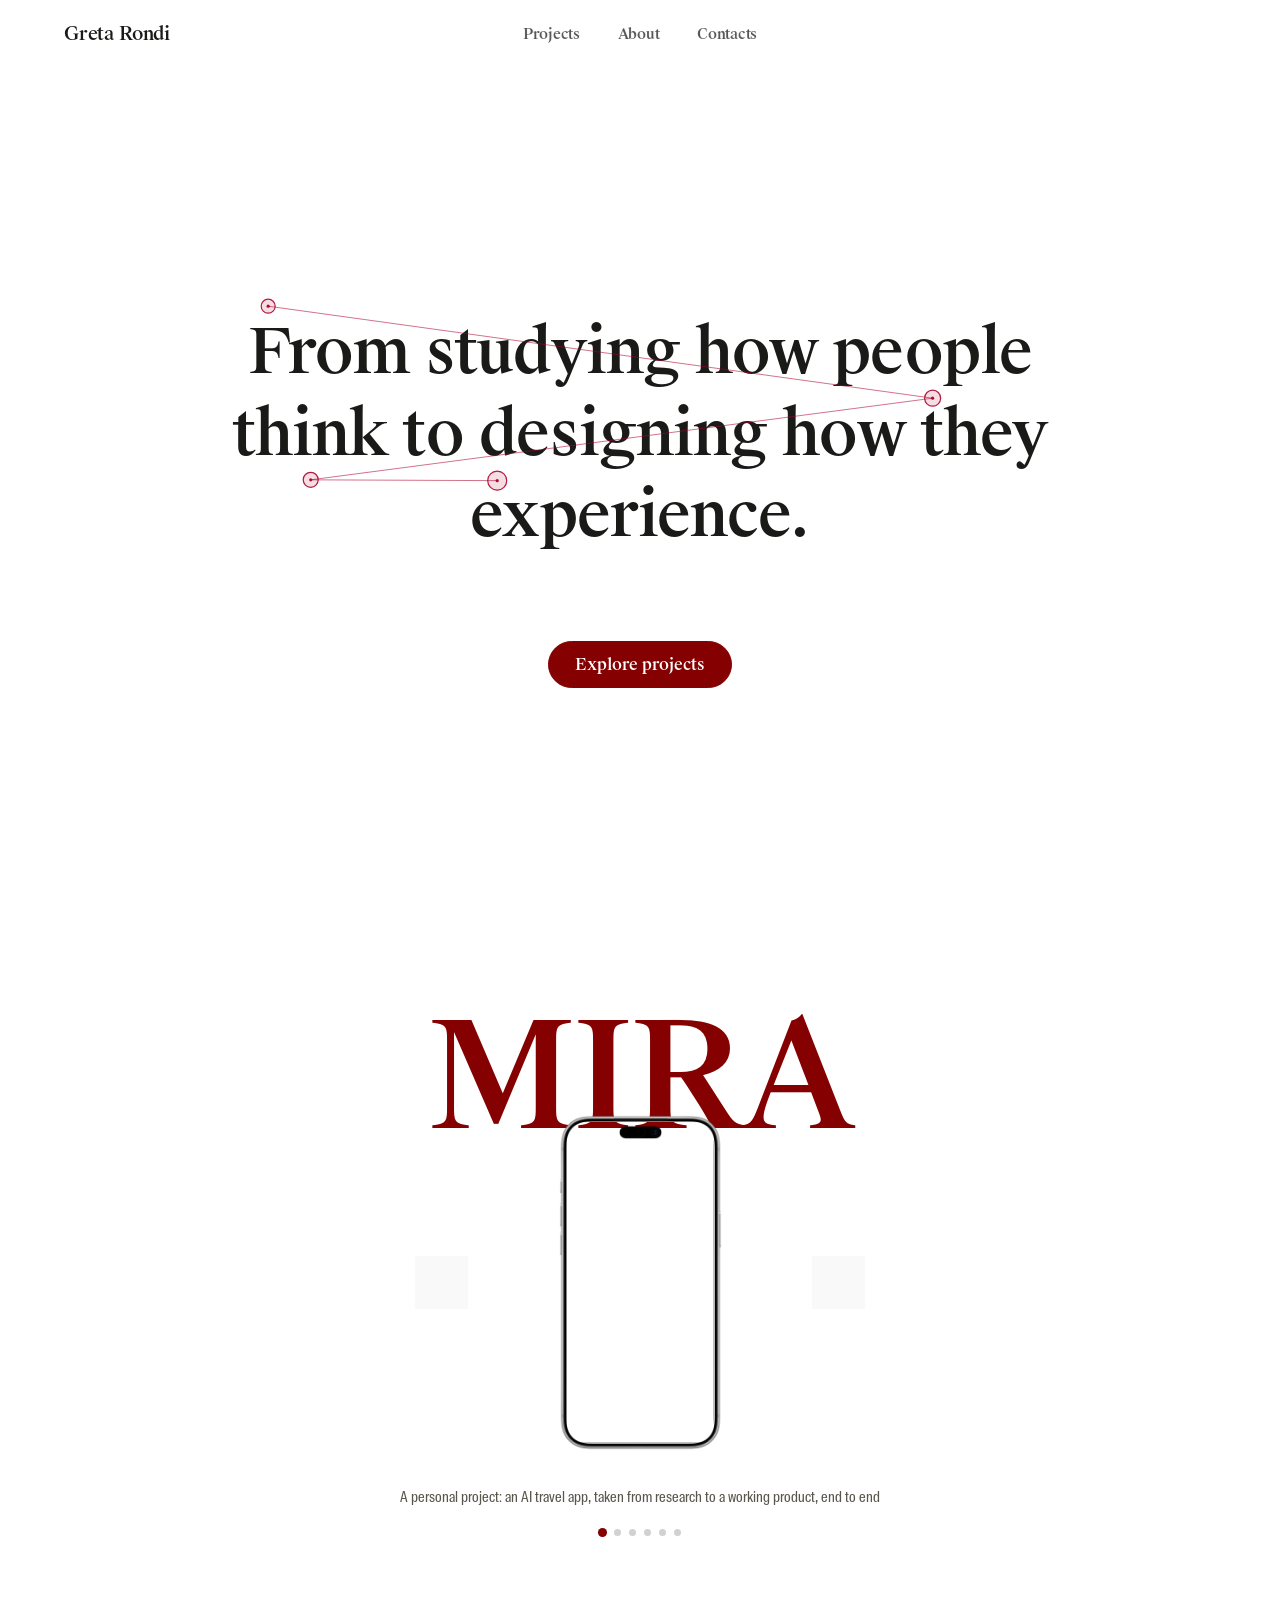
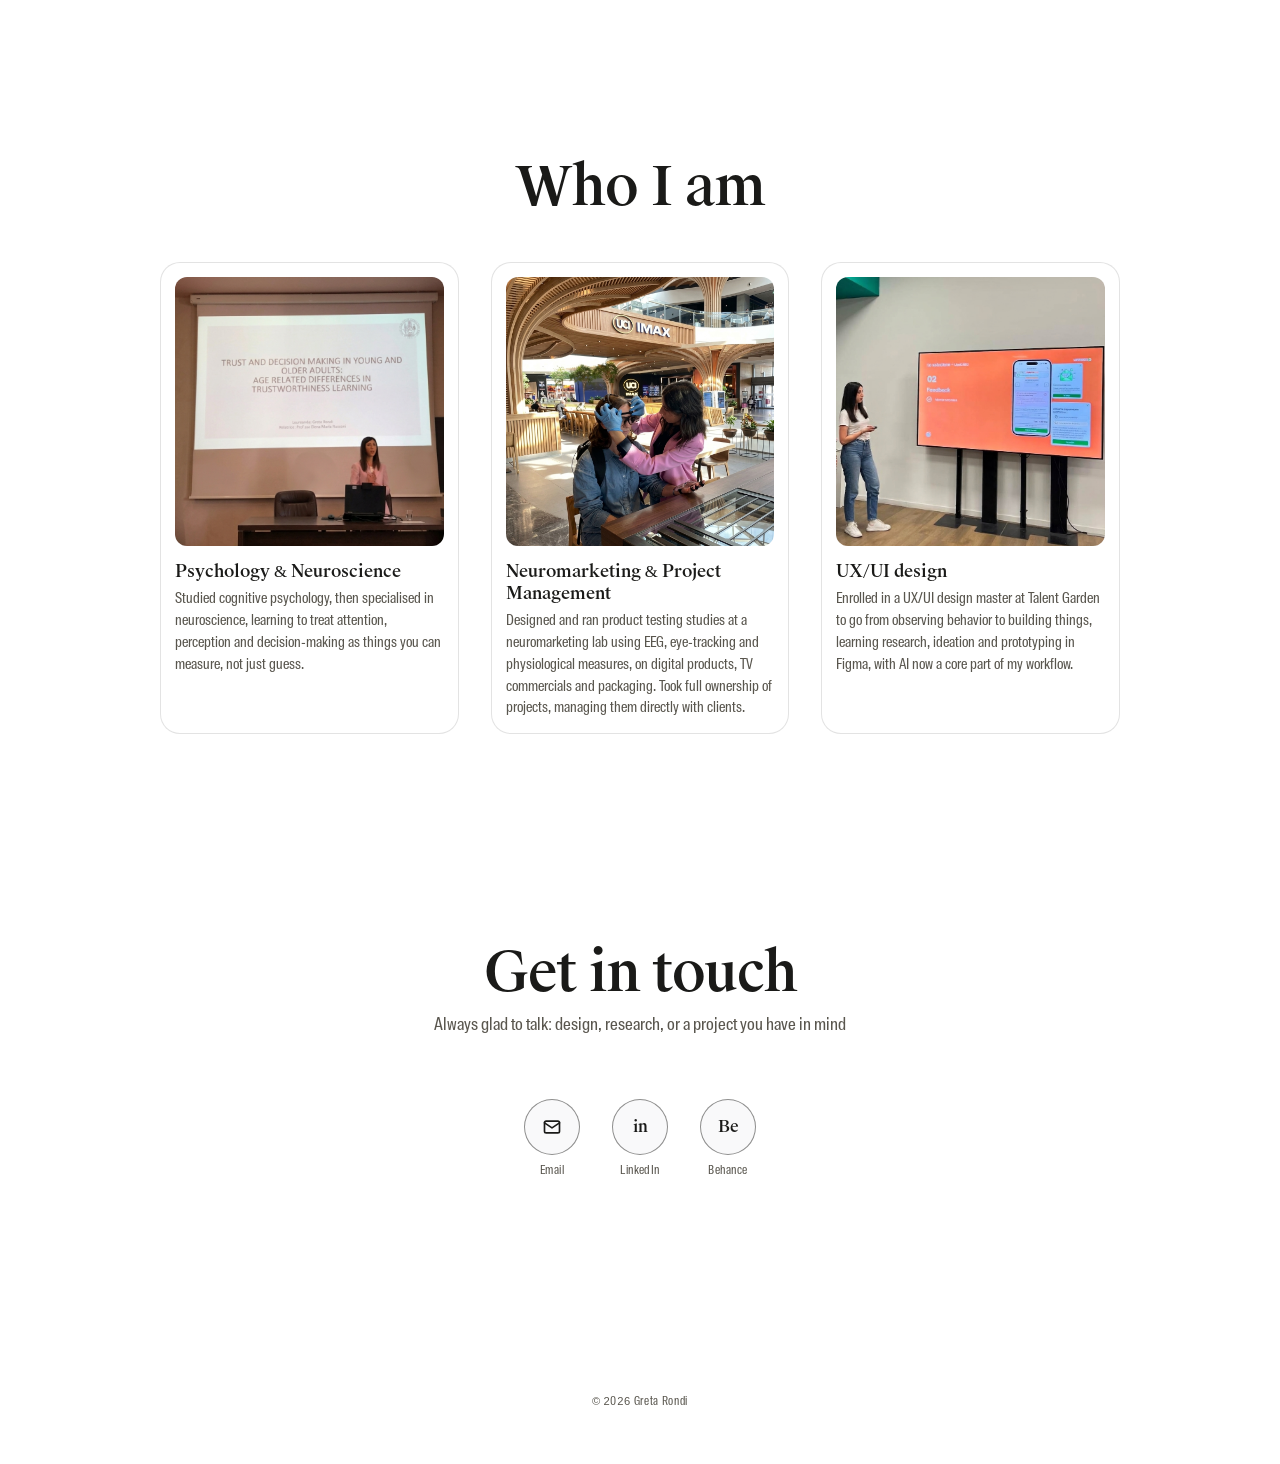
<file: index.html>
<!DOCTYPE html>
<html lang="en">
<head>
<meta charset="UTF-8">
<meta name="viewport" content="width=device-width, initial-scale=1.0">
<meta name="description" content="Greta Rondi — UX/UI Designer with a background in cognitive psychology and neuroscience.">
<title>Greta Rondi — UX/UI Designer</title>
<script>
  // Reloading (or opening a link left over from a previous #section visit)
  // should always land on the hero, not resume the last scroll position or
  // jump straight to a hash target. Runs as early as possible in <head>,
  // before the browser applies its own scroll restoration.
  if ('scrollRestoration' in history) { history.scrollRestoration = 'manual'; }
  window.scrollTo(0, 0);
  window.addEventListener('load', function () { window.scrollTo(0, 0); });
</script>

<style>
  @font-face {
    font-family: 'Suisse Intl Cond';
    src: url('suisse-font-family/SuisseIntlCondTrial-Regular.otf') format('opentype');
    font-weight: 400; font-style: normal;
  }
  @font-face {
    font-family: 'Suisse Intl Cond';
    src: url('suisse-font-family/SuisseIntlCondTrial-Medium.otf') format('opentype');
    font-weight: 500; font-style: normal;
  }
  @font-face {
    font-family: 'Suisse Intl Cond';
    src: url('suisse-font-family/SuisseIntlCondTrial-Bold.otf') format('opentype');
    font-weight: 700; font-style: normal;
  }
  @font-face {
    font-family: 'Suisse Works';
    src: url('suisse-font-family/SuisseWorksTrial-Medium.otf') format('opentype');
    font-weight: 500; font-style: normal;
  }

  :root {
    --bg: #FFFFFF;
    --btn-bg: #F5F5F7;
    --ink: #1A1A18;
    --ink-soft: #59564E;
    --line: rgba(26,26,24,0.12);
    --accent: #850000;
    --accent-deep: #650000;
    --card-bg: #FFFFFF;
    --ghost: rgba(26,26,24,0.055);
    --font-display: 'Suisse Works', serif;
    --font-ui: 'Suisse Intl Cond', sans-serif;
  }

  * , *::before, *::after { box-sizing: border-box; }

  html { scroll-behavior: smooth; scroll-padding-top: 84px; }

  body {
    margin: 0;
    background: var(--bg);
    color: var(--ink);
    font-family: var(--font-ui);
    -webkit-font-smoothing: antialiased;
  }

  a { color: inherit; }
  img { max-width: 100%; display: block; }

  /* The global `img{display:block}` above is an author-origin rule, so it
     always outranks the UA `[hidden]{display:none}` rule regardless of
     specificity — meaning `.hidden = true` on a bare <img> (unlike one
     inside a hidden parent) silently does nothing without this override.
     But this bit us on #mediaImage: once a project set a real src on it,
     it stayed visible on top of the video for every later phone slide. */
  #mediaImage[hidden], #mediaVideo[hidden] { display: none; }

  :focus-visible { outline: 2px solid var(--accent); outline-offset: 3px; }

  /* ── Header ── */
  .site-header {
    position: fixed; top: 0; left: 0; right: 0; z-index: 200;
    display: flex; align-items: center; justify-content: space-between;
    padding: 22px clamp(24px, 5vw, 64px);
    background: rgba(255, 255, 255, 0.78);
    backdrop-filter: blur(10px); -webkit-backdrop-filter: blur(10px);
  }

  .site-logo {
    font-family: var(--font-display);
    font-weight: 500; font-size: 1.15rem;
    text-decoration: none; letter-spacing: -0.01em;
  }

  /* Pill capsule, cleaned up: no border and no tinted fill at rest (it
     should read as part of the header, not a separate gray patch on it) —
     just enough blur to lift the text if it ever sits over something busy.
     Individual links still get the solid accent fill on hover. */
  .nav {
    position: absolute;
    left: 50%; top: 50%;
    transform: translate(-50%, -50%);
    display: flex; gap: 2px;
    padding: 6px;
    border-radius: 999px;
    background: transparent;
    backdrop-filter: blur(2px);
    -webkit-backdrop-filter: blur(2px);
  }

  .nav a {
    font-family: var(--font-display);
    font-size: 0.9rem; font-weight: 500;
    text-decoration: none;
    letter-spacing: -0.02em;
    padding: 8px 18px;
    border-radius: 999px;
    color: var(--ink);
    opacity: 0.75;
    transition: opacity 0.2s ease, background 0.2s ease, color 0.2s ease, transform 0.2s ease;
  }

  /* Same "lights up" fill as the chevron on hover: pill fills with the
     accent color, matching the chevron's border/background swap. */
  .nav a:hover {
    opacity: 1;
    background: var(--accent);
    color: #fff;
    transform: translateY(-2px);
  }

  .nav-toggle {
    display: none; width: 40px; height: 40px;
    border: none; background: none; cursor: pointer; padding: 8px;
  }

  .nav-toggle span {
    display: block; width: 100%; height: 1.5px;
    background: var(--ink); margin: 6px 0;
    transition: transform 0.25s ease, opacity 0.25s ease;
  }

  .nav-toggle[aria-expanded="true"] span:nth-child(1) { transform: translateY(7.5px) rotate(45deg); }
  .nav-toggle[aria-expanded="true"] span:nth-child(2) { opacity: 0; }
  .nav-toggle[aria-expanded="true"] span:nth-child(3) { transform: translateY(-7.5px) rotate(-45deg); }

  @media (max-width: 640px) {
    .nav {
      position: fixed; top: 70px; right: 20px; left: 20px;
      flex-direction: column; gap: 2px;
      background: var(--card-bg); border: 1px solid var(--line);
      border-radius: 14px; padding: 10px;
      box-shadow: 0 16px 40px rgba(0,0,0,0.12);
      transform: translateY(-8px); opacity: 0; pointer-events: none;
      transition: opacity 0.2s ease, transform 0.2s ease;
    }
    .nav.is-open { transform: translateY(0); opacity: 1; pointer-events: auto; }
    .nav a { opacity: 1; padding: 13px 12px; border-radius: 8px; }
    .nav a:hover, .nav a:focus-visible { background: var(--accent); color: #fff; transform: none; }
    .nav-toggle { display: block; }
  }

  /* ── Hero ── */
  .hero {
    min-height: 100svh;
    display: flex; flex-direction: column; align-items: center; justify-content: center;
    text-align: center;
    padding: 140px clamp(24px, 6vw, 96px) 40px;
  }

  /* Solid-fill accent button — unlike the nav pills/chevrons (which stay
     ghost/outlined until hover), this is the page's one committed CTA, so
     it carries the accent color at rest instead of only revealing it on
     interaction. */
  .hero-cta {
    display: inline-block;
    font-family: var(--font-display);
    font-weight: 500; font-size: 1rem;
    text-decoration: none;
    color: #fff;
    background: var(--accent);
    padding: 12px 26px;
    border: 1px solid var(--accent);
    border-radius: 999px;
    margin-top: 84px;
    transition: background 0.25s ease, border-color 0.25s ease, transform 0.25s ease, box-shadow 0.25s ease;
  }

  .hero-cta:hover {
    background: var(--accent-deep); border-color: var(--accent-deep);
    transform: translateY(-2px);
    box-shadow: 0 10px 24px rgba(133, 0, 0, 0.28);
  }

  /* ── Section shell ── */
  section { padding: clamp(80px, 12vw, 140px) clamp(24px, 6vw, 96px); }
  .section-inner { max-width: 1120px; margin: 0 auto; width: 100%; }

  /* ── Projects carousel ── */
  #projects {
    min-height: 92svh;
    display: flex;
    align-items: center;
    padding-top: clamp(24px, 4vw, 48px);
    padding-bottom: clamp(24px, 4vw, 48px);
    overflow: hidden;
  }

  .carousel {
    position: relative;
    display: flex; align-items: center; justify-content: center;
    min-height: clamp(300px, 36vw, 380px);
  }

  .carousel-name {
    position: absolute;
    inset: 0;
    display: flex; align-items: center; justify-content: center;
    z-index: 1;
    pointer-events: none;
  }

  .carousel-name span {
    display: block;
    font-family: var(--font-display);
    font-weight: 500;
    font-size: clamp(3.2rem, 15vw, 10.5rem);
    line-height: 1;
    color: var(--accent);
    letter-spacing: -0.02em;
    text-align: center;
    white-space: nowrap;
    transition: opacity 0.35s ease, transform 0.35s ease;
  }

  /* Once a project's case study has been opened, its giant name reverts to
     the original quiet ghost tone instead of the accent color. */
  .carousel-name span.is-visited { color: var(--ghost); }

  .chevron {
    position: relative; z-index: 2;
    flex: 0 0 auto;
    width: 52px; height: 52px;
    border-radius: 50%;
    border: 1px solid rgba(26,26,24,0.48);
    background: rgba(245,245,247,0.6);
    backdrop-filter: blur(6px);
    display: flex; align-items: center; justify-content: center;
    cursor: pointer;
    transition: border-color 0.2s ease, background 0.2s ease, transform 0.2s ease;
    margin: 0 clamp(12px, 3vw, 44px);
    flex-shrink: 0;
  }

  .chevron:hover {
    border-color: var(--accent);
    background: var(--accent);
    transform: translateY(-2px);
  }

  .chevron:hover svg { stroke: #fff; }

  .chevron svg {
    width: 18px; height: 18px;
    stroke: var(--ink);
    transition: stroke 0.2s ease;
  }

  /* Fixed-width slot around the stage, sized to the widest project (WIS), so
     the chevrons stay flex-adjacent to a constant width and never shift
     position depending on which mockup is showing. The Ol Minadúr logo
     stage is sized to fit within this same slot, not the other way round. */
  .stage-slot {
    display: flex; align-items: center; justify-content: center;
    flex: 0 0 auto;
    width: clamp(211px, 24.4vw, 268px);
  }

  /* Carousel stage — a sizing/rotation shell; its content (phone mockup or a
     project-specific illustration, e.g. WIS) is swapped inside it per project. */
  .carousel-stage {
    position: relative; z-index: 3;
    flex-shrink: 0;
    width: clamp(130px, 15vw, 165px);
    aspect-ratio: 9 / 19.5;
    transition: opacity 0.4s ease, transform 0.4s ease;
  }

  /* Width chosen so height = phone height at every viewport (130-165px * 19.5/9),
     via aspect-ratio 3/4: keeps every project vertically anchored identically. */
  .carousel-stage.stage--wis {
    width: clamp(211px, 24.4vw, 268px);
    aspect-ratio: 3 / 4;
  }

  /* Square (1:1) for the Ol Minadúr logo, sized to fit inside the existing
     .stage-slot width (same as WIS) rather than widening the shared slot. */
  .carousel-stage.stage--logo {
    width: clamp(211px, 24.4vw, 268px);
    aspect-ratio: 1 / 1;
  }

  /* Libraccio's cover — a wide 3-phone composition, at its own native
     aspect ratio. Sized a bit larger than the shared .stage-slot width on
     purpose (it's allowed to overflow the slot slightly, centered) since
     the image reads better bigger; this only affects Libraccio's own
     stage, not the slot width the chevrons anchor to for other projects.
     positionCarouselName() derives the name's vertical position from a
     canonical reference height, not this stage's own (shorter) height, so
     the title still lands in the same place. */
  .carousel-stage.stage--cover {
    width: clamp(264px, 30.5vw, 335px);
    aspect-ratio: 2765 / 1813;
  }

  /* Neon Gym's screenshot is already a complete phone mockup graphic (frame
     + margin baked into the file), so — like WIS/logo/cover — it shows on
     its own stage at its own aspect ratio instead of being cropped into our
     bezel, which was double-framing it and leaving a sliver of the image's
     own dark canvas visible. Sized to fit inside the existing slot. */
  .carousel-stage.stage--shot {
    width: clamp(130px, 15vw, 165px);
    aspect-ratio: 630 / 1321;
  }

  /* Takerly's landing-page screenshot is a plain wide screenshot (no phone
     frame baked in), so — like WIS/logo/cover/shot — it shows whole at its
     own aspect ratio instead of being cropped into the phone bezel. */
  .carousel-stage.stage--site {
    width: clamp(211px, 24.4vw, 268px);
    aspect-ratio: 1320 / 974;
  }

  .carousel-stage.no-transition { transition: none !important; }

  .carousel-stage.leave-next { opacity: 0; transform: translateX(-16px); }
  .carousel-stage.leave-prev { opacity: 0; transform: translateX(16px); }

  /* iPhone mockup — the cover image will later be dropped into .phone-screen as its background/img */
  .phone-mock {
    position: absolute; inset: 0;
    background: #0c0c0b;
    border-radius: clamp(20px, 2.6vw, 28px);
    padding: 8px;
    box-shadow:
      0 30px 70px -20px rgba(26,26,24,0.35),
      inset 0 0 0 1.5px rgba(255,255,255,0.06);
  }

  .phone-screen {
    position: relative;
    width: 100%; height: 100%;
    border-radius: clamp(20px, 3vw, 32px);
    overflow: hidden;
    background: repeating-linear-gradient(135deg,
      rgba(255,255,255,0.07), rgba(255,255,255,0.07) 10px,
      rgba(255,255,255,0.03) 10px, rgba(255,255,255,0.03) 20px);
    display: flex; align-items: center; justify-content: center;
  }

  /* Toggled only when a video is playing (currently just Mira), so the
     corner rounding sits closer to the video content without affecting
     the placeholder look on other phone-type projects. */
  .phone-screen.has-video {
    border-radius: clamp(10px, 1.6vw, 16px);
  }

  .phone-screen img,
  .phone-screen video {
    position: absolute; inset: 0;
    width: 100%; height: 100%;
    object-fit: cover;
  }

  .phone-screen-label {
    font-size: 0.68rem; letter-spacing: 0.08em;
    color: rgba(255,255,255,0.55); font-family: var(--font-ui);
  }

  .phone-island {
    position: absolute; top: 14px; left: 50%;
    transform: translateX(-50%);
    width: 34%; height: 20px;
    background: #0c0c0b;
    border-radius: 20px;
    z-index: 2;
  }

  .phone-home-indicator {
    position: absolute; bottom: 8px; left: 50%;
    transform: translateX(-50%);
    width: 34%; height: 4px;
    background: rgba(255,255,255,0.5);
    border-radius: 4px;
    z-index: 2;
  }

  /* Mira — video already has a real status bar baked in (actual screen
     recording), so no fake one is drawn here. Only the Dynamic Island is
     reshaped to real iPhone 17 proportions (default .phone-island is a
     generic pill shared by every plain phone-type project). Scoped to this
     modifier so other default-stage projects keep their current look. */
  .carousel-stage.phone--iphone17 .phone-island {
    width: 32%;
    height: 4.3%;
    top: 2.6%;
  }

  /* Mira — trial: real photorealistic iPhone 17 Pro Max frame (PNG with a
     transparent screen cutout) laid over the video, instead of the CSS-drawn
     .phone-mock shell. Own stage size/aspect since the frame's proportions
     (1470x3000, with a thin silhouette margin baked into the asset) differ
     from the plain phone aspect used elsewhere. */
  .carousel-stage.stage--realframe {
    width: clamp(130px, 15vw, 165px);
    aspect-ratio: 1470 / 3000;
  }

  .realframe-mock {
    position: absolute; inset: 0;
  }

  .realframe-mock video,
  .realframe-mock img#realframeImage {
    position: absolute;
    left: 5.10%; top: 2.20%;
    width: 89.73%; height: 95.57%;
    object-fit: cover;
    border-radius: clamp(14px, 9%, 28px);
  }

  .realframe-mock img.realframe-overlay {
    position: absolute; inset: 0;
    width: 100%; height: 100%;
    pointer-events: none;
    z-index: 2;
  }

  /* Takerly — same real-frame idea, but a MacBook Pro 14 (live SVG, not a
     flattened PNG): the screen area in the source file was patched to
     fill="none" (see assets/macbook14_frame.svg) so it renders as a true
     transparent hole and the browser draws it natively, no rasterizing. */
  .carousel-stage.stage--macframe {
    width: clamp(253px, 29vw, 322px);
    aspect-ratio: 1216 / 735;
  }

  .macframe-mock {
    position: absolute; inset: 0;
  }

  .macframe-mock img#macframeImage {
    position: absolute;
    left: 10.24%; top: 2.45%;
    width: 79.52%; height: 85.44%;
    object-fit: cover;
  }

  .macframe-mock img.macframe-overlay {
    position: absolute; inset: 0;
    width: 100%; height: 100%;
    pointer-events: none;
    z-index: 2;
  }

  /* WIS mockup — the device's base + smiling head, composited like the real cover art */
  .wis-mock { position: absolute; inset: 0; }

  .wis-base {
    position: absolute; left: 50%; bottom: 6%;
    width: 82%;
    transform: translateX(-50%);
  }

  .wis-head {
    position: absolute; left: 50%; bottom: 32%;
    width: 64%;
    transform: translateX(-50%);
    animation: wis-float 2.4s ease-in-out infinite;
  }

  .wis-base img, .wis-head img { width: 100%; display: block; }

  @keyframes wis-float {
    0%, 100% { transform: translateX(-50%) translateY(0); }
    50% { transform: translateX(-50%) translateY(-6%); }
  }

  /* Ol Minadúr mockup — the brand logo, shown whole instead of a screen mockup.
     No `display` set here on purpose: an unconditional `display:flex` would
     out-rank the UA `[hidden]{display:none}` rule and make it always show. */
  .logo-mock {
    position: absolute; inset: 0;
  }

  .logo-mock img {
    position: absolute; top: 50%; left: 50%;
    transform: translate(-50%, -50%);
    width: 82%; height: 82%;
    object-fit: contain;
    filter: drop-shadow(0 20px 40px rgba(26,26,24,0.28));
  }

  /* Libraccio mockup — the cover image already shows its own phone frames,
     so it replaces the .phone-mock bezel entirely instead of sitting inside
     it. Same no-`display` precaution as .logo-mock, for the same reason. */
  .cover-mock {
    position: absolute; inset: 0;
  }

  .cover-mock img {
    position: absolute; inset: 0;
    width: 100%; height: 100%;
    object-fit: contain;
  }

  /* Neon Gym — same idea as .cover-mock, own stage/aspect-ratio (see
     .stage--shot). No `display` set here either, for the same [hidden]
     reason. */
  .shot-mock {
    position: absolute; inset: 0;
  }

  .shot-mock img {
    position: absolute; inset: 0;
    width: 100%; height: 100%;
    object-fit: contain;
  }

  /* Takerly mockup — same stage/aspect ratio as before (see .stage--site),
     but the screenshot now sits inside a CSS-only MacBook frame (screen +
     thin base bar) instead of being shown bare, built the same way
     .phone-mock draws an iPhone with plain CSS shapes. */
  .site-mock {
    position: absolute; inset: 0;
  }

  .macbook-mock {
    position: absolute; top: 50%; left: 0;
    width: 100%;
    transform: translateY(-50%);
  }

  .macbook-screen {
    position: relative;
    width: 100%;
    aspect-ratio: 1320 / 974;
    background: #1b1b1a;
    border-radius: clamp(6px, 1.6vw, 9px) clamp(6px, 1.6vw, 9px) 3px 3px;
    padding: clamp(4px, 1.3%, 8px);
    box-sizing: border-box;
    box-shadow: inset 0 0 0 1.5px rgba(255,255,255,0.08);
  }

  .macbook-camera {
    position: absolute;
    top: clamp(2px, 0.8%, 4px);
    left: 50%;
    transform: translateX(-50%);
    width: 4px; height: 4px;
    border-radius: 50%;
    background: #050505;
  }

  .macbook-screen img {
    position: relative;
    width: 100%; height: 100%;
    object-fit: cover;
    border-radius: 2px;
    display: block;
  }

  .macbook-base {
    position: relative;
    width: 114%; left: -7%;
    height: clamp(5px, 1.4vw, 9px);
    background: linear-gradient(180deg, #e6e6e1, #c6c6c0);
    border-radius: 0 0 6px 6px;
  }

  .macbook-notch {
    position: absolute;
    top: 0; left: 50%;
    transform: translateX(-50%);
    width: 16%; height: 55%;
    background: #b7b7b1;
    border-radius: 0 0 5px 5px;
  }

  .carousel-caption {
    text-align: center;
    max-width: 54ch;
    margin: 14px auto 0;
  }

  .card-desc {
    font-size: 0.9rem; line-height: 1.55;
    min-height: 1.4rem;
    display: flex; align-items: center; justify-content: center;
    color: var(--ink-soft); margin: 0;
    transition: opacity 0.3s ease;
  }

  .carousel-caption.is-switching .card-desc {
    opacity: 0;
  }

  .carousel-dots {
    display: flex; justify-content: center; gap: 8px;
    margin-top: 20px;
  }

  .carousel-dots button {
    width: 7px; height: 7px; border-radius: 50%;
    border: none; padding: 0; cursor: pointer;
    background: rgba(26,26,24,0.2);
    transition: background 0.25s ease, transform 0.25s ease;
  }

  .carousel-dots button.is-active {
    background: var(--accent);
    transform: scale(1.3);
  }

  @media (max-width: 640px) {
    .chevron { width: 42px; height: 42px; margin: 0 10px; }
    .stage-slot { width: clamp(171px, 42.25vw, 211px); }
    .carousel-stage { width: clamp(105px, 26vw, 130px); }
    .carousel-stage.stage--wis { width: clamp(171px, 42.25vw, 211px); }
    .carousel-stage.stage--logo { width: clamp(171px, 42.25vw, 211px); }
    .carousel-stage.stage--cover { width: clamp(214px, 52.8vw, 264px); }
    .carousel-stage.stage--shot { width: clamp(105px, 26vw, 130px); }
    .carousel-stage.stage--site { width: clamp(171px, 42.25vw, 211px); }
    .carousel-stage.stage--macframe { width: clamp(205px, 50.7vw, 261px); }
  }

  /* ── About ── */
  /* No forced min-height/vertical-centering here (unlike before): with
     three full cards, content easily exceeds one viewport's height, and
     forcing it to center inside exactly 100svh just clipped the top and
     bottom edges of the grid on arrival instead of showing it in full.
     Flows naturally like Contact does, with its own slightly tighter
     padding than the generic `section` default. */
  #about {
    padding-top: clamp(20px, 3vw, 32px);
    padding-bottom: clamp(40px, 6vw, 72px);
  }

  /* Centered, matching the Hero headline and Contact — a single rule for
     every section heading on the page instead of each section picking its
     own alignment. */
  .about-heading {
    font-family: var(--font-display);
    font-weight: 500;
    font-size: clamp(2.4rem, 5vw, 3.4rem);
    line-height: 1;
    color: var(--ink);
    letter-spacing: -0.02em;
    margin: 0 0 12px;
    text-align: center;
  }

  .about-subtitle {
    font-size: 1.05rem;
    color: var(--ink-soft);
    margin: 0 0 28px;
    text-align: center;
  }

  .about-bio {
    font-size: 1.02rem; line-height: 1.75;
    color: var(--ink-soft);
    max-width: 64ch; margin: 0 auto 52px;
    text-align: center;
  }

  /* ── About: three always-visible story cards ──
     Replaces the earlier click-to-expand accordion + growing-photo design:
     that pattern hid the actual bio content (the psychology/neuroscience
     differentiator) behind a required click, which worked against the
     site's own "fast skim" goal for recruiters. All three stories are now
     visible at once, no interaction required. */
  .about-grid {
    display: grid;
    grid-template-columns: repeat(3, 1fr);
    gap: clamp(20px, 3vw, 32px);
    margin-top: clamp(28px, 5vw, 48px);
    max-width: 960px;
    margin-left: auto;
    margin-right: auto;
  }

  /* Each card is its own bounded container (border, since --card-bg equals
     the page background, so a fill alone wouldn't read as a boundary),
     with its own padding so the photo sits inset from the stroke on all
     sides instead of bleeding flush to the card's edge. */
  .about-card {
    background: var(--card-bg);
    border: 1px solid var(--line);
    border-radius: 20px;
    padding: 14px;
  }

  .about-card-photo {
    width: 100%;
    aspect-ratio: 1 / 1;
    border-radius: 12px;
    overflow: hidden;
  }

  .about-card-photo img {
    width: 100%; height: 100%;
    object-fit: cover;
    display: block;
  }

  .about-card-title {
    font-family: var(--font-display);
    font-weight: 500;
    font-size: 1.05rem;
    color: var(--ink);
    margin: 14px 0 6px;
  }

  .about-card-desc {
    font-family: var(--font-ui);
    font-weight: 400;
    font-size: 0.88rem;
    line-height: 1.55;
    color: var(--ink-soft);
    margin: 0;
  }

  @media (max-width: 720px) {
    .about-grid { grid-template-columns: 1fr; gap: 36px; }
  }

  /* ── Contact ── */
  /* .about-heading/.about-subtitle default to text-align:left (right for
     the left-aligned About layout) — override back to center here so
     Contact's heading and subtitle line up with the centered icon row
     below instead of sitting flush left above it. */
  #contacts { text-align: center; }

  .contact-links {
    display: flex;
    flex-direction: row;
    align-items: flex-start;
    justify-content: center;
    gap: clamp(20px, 4vw, 32px);
    margin: clamp(32px, 6vw, 64px) 0 40px;
  }

  /* Icon button + small caption stacked underneath — the monogram-style
     icons (bare "in" / "Bē") aren't recognizable enough on their own, so
     the label does the identifying work the brand colors/shapes used to. */
  .contact-item {
    display: flex;
    flex-direction: column;
    align-items: center;
    gap: 8px;
  }

  .contact-item-label {
    font-family: var(--font-ui);
    font-size: 0.72rem;
    letter-spacing: 0.04em;
    color: var(--ink-soft);
  }

  /* Same circular-button language as .chevron (border, frosted fill,
     fills solid accent on hover) instead of the three raw brand app
     icons this replaced — those each carried their own blue and shape
     language (iOS squircle, flat square...) that didn't belong to this
     page's own system. */
  .contact-icon-link {
    display: inline-flex;
    align-items: center;
    justify-content: center;
    width: clamp(48px, 6vw, 56px);
    height: clamp(48px, 6vw, 56px);
    border-radius: 50%;
    border: 1px solid rgba(26,26,24,0.48);
    background: rgba(245,245,247,0.6);
    text-decoration: none;
    transition: border-color 0.2s ease, background 0.2s ease, transform 0.2s ease;
  }

  @media (hover: hover) and (pointer: fine) {
    .contact-icon-link:hover {
      border-color: var(--accent);
      background: var(--accent);
      transform: translateY(-2px);
    }
    .contact-icon-link:hover svg { stroke: #fff; }
    .contact-icon-link:hover .contact-icon-text { color: #fff; }
  }

  .contact-icon-link svg {
    width: 20px; height: 20px;
    stroke: var(--ink);
    transition: stroke 0.2s ease;
  }

  .contact-icon-text {
    font-family: var(--font-display);
    font-weight: 500;
    font-size: 1rem;
    color: var(--ink);
    transition: color 0.2s ease;
  }

  footer {
    padding: 36px 24px 56px;
    font-size: 0.7rem; letter-spacing: 0.06em;
    color: var(--ink-soft); text-align: center;
  }

  /* Case-study overlay — restores the full-screen iframe mechanism from
     GretaRondi.html: click a project to open its case study in-site. */
  .case-overlay {
    position: fixed; inset: 0; z-index: 300;
    display: none;
    flex-direction: column;
    background: var(--bg);
  }

  .case-overlay.is-open { display: flex; }

  .case-overlay-close {
    position: absolute; top: 24px; right: 24px; z-index: 2;
    width: 44px; height: 44px; border-radius: 50%;
    border: 1px solid rgba(26,26,24,0.2);
    background: rgba(253,248,238,0.85);
    backdrop-filter: blur(6px); -webkit-backdrop-filter: blur(6px);
    color: var(--ink); font-size: 24px; line-height: 1; cursor: pointer;
    transition: border-color 0.2s ease, color 0.2s ease, background 0.2s ease;
  }

  .case-overlay-close:hover { border-color: var(--accent); color: var(--accent); }

  .case-overlay-frame { flex: 1; width: 100%; border: none; }

  .carousel-stage { cursor: pointer; }

  @media (prefers-reduced-motion: reduce) {
    html { scroll-behavior: auto; }
    * { transition-duration: 0.001ms !important; animation-duration: 0.001ms !important; }
  }
</style>
</head>
<body>

<header class="site-header">
  <a href="#top" class="site-logo">Greta Rondi</a>
  <button class="nav-toggle" id="navToggle" aria-expanded="false" aria-controls="siteNav" aria-label="Toggle navigation menu">
    <span></span><span></span><span></span>
  </button>
  <nav class="nav" id="siteNav">
    <a href="#projects">Projects</a>
    <a href="#about">About</a>
    <a href="#contacts">Contacts</a>
  </nav>
</header>

<main>

  <section class="hero" id="top">
    <h1 id="hero-headline" style="position:relative; z-index:0; font-family:'Suisse Works',serif; font-style:normal; font-weight:500; font-size:clamp(34px,5.5vw,62px); line-height:1.32; letter-spacing:-0.015em; max-width:820px; margin:0;">
      <span class="gaze-word" data-vpos="above"><span class="gaze-letter">F</span>rom</span> studying how <span class="gaze-word">people</span> <span class="gaze-word">think</span> to <span class="gaze-word"><span class="gaze-letter">d</span>esigning</span> how <span class="gaze-word">they</span> <span class="gaze-word">experience</span>.
    </h1>
    <a class="hero-cta" href="#projects">Explore projects</a>
  </section>

  <section id="projects">
    <div class="section-inner">
      <div class="carousel">
        <div class="carousel-name" aria-hidden="true"><span id="carouselName">MIRA</span></div>

        <button class="chevron chevron-prev" id="prevBtn" aria-label="Previous project">
          <svg viewBox="0 0 24 24" fill="none" stroke-width="2" stroke-linecap="round" stroke-linejoin="round"><polyline points="15 18 9 12 15 6"></polyline></svg>
        </button>

        <div class="stage-slot">
          <div class="carousel-stage" id="carouselCard">
            <div class="phone-mock" id="phoneMock">
              <div class="phone-island" aria-hidden="true"></div>
              <div class="phone-screen" id="phoneScreen">
                <video id="mediaVideo" muted loop playsinline preload="metadata" hidden></video>
                <img id="mediaImage" alt="" hidden>
                <!-- Drop the remaining project covers in here later, e.g. via the image field -->
                <span class="phone-screen-label" id="cardMediaLabel">01 — cover</span>
              </div>
              <div class="phone-home-indicator" aria-hidden="true"></div>
            </div>
            <div class="wis-mock" id="wisMock" hidden>
              <div class="wis-base"><img src="Gewiss_Wis/assets/wis_base.png" alt=""></div>
              <div class="wis-head"><img src="Gewiss_Wis/assets/wis-head-full.png" alt="WIS"></div>
            </div>
            <div class="logo-mock" id="logoMock" hidden>
              <img src="Minadur_visual/assets/logo_completo.png" alt="Ol Minadúr logo">
            </div>
            <div class="cover-mock" id="coverMock" hidden>
              <img src="Libraccio/Portfolio-4/assets/coverpng.png" alt="Libraccio app screens">
            </div>
            <div class="shot-mock" id="shotMock" hidden>
              <img src="fitness-app/gym-app-neon/uploads/Home_1_iphone17.png" alt="Neon Gym screen">
            </div>
            <div class="site-mock" id="siteMock" hidden>
              <div class="macbook-mock">
                <div class="macbook-screen">
                  <span class="macbook-camera" aria-hidden="true"></span>
                  <img src="Takerly/uploads/Landing page.png" alt="Takerly landing page">
                </div>
                <div class="macbook-base" aria-hidden="true"><span class="macbook-notch"></span></div>
              </div>
            </div>
            <div class="realframe-mock" id="realframeMock" hidden>
              <video id="realframeVideo" muted loop playsinline preload="metadata" hidden></video>
              <img id="realframeImage" alt="" hidden>
              <img class="realframe-overlay" src="assets/iphone17_frame.png" alt="">
            </div>
            <div class="macframe-mock" id="macframeMock" hidden>
              <img id="macframeImage" alt="">
              <img class="macframe-overlay" src="assets/macbook14_frame.svg" alt="">
            </div>
          </div>
        </div>

        <button class="chevron chevron-next" id="nextBtn" aria-label="Next project">
          <svg viewBox="0 0 24 24" fill="none" stroke-width="2" stroke-linecap="round" stroke-linejoin="round"><polyline points="9 18 15 12 9 6"></polyline></svg>
        </button>
      </div>

      <div class="carousel-caption" id="carouselCaption">
        <p class="card-desc" id="cardDesc">An AI travel companion, designed and built end to end</p>
      </div>

      <div class="carousel-dots" id="carouselDots"></div>
    </div>
  </section>

  <section id="about">
    <div class="section-inner">
      <h2 class="about-heading">Who I am</h2>

      <div class="about-grid">
        <article class="about-card">
          <div class="about-card-photo">
            <img src="uni.jpeg" alt="Presenting at Università degli Studi di Trento">
          </div>
          <h3 class="about-card-title">Psychology & Neuroscience</h3>
          <p class="about-card-desc">Studied cognitive psychology, then specialised in neuroscience, learning to treat attention, perception and decision-making as things you can measure, not just guess.</p>
        </article>
        <article class="about-card">
          <div class="about-card-photo">
            <img src="work.jpeg" alt="Running an eye-tracking session at Centro Commerciale OrioCenter">
          </div>
          <h3 class="about-card-title">Neuromarketing & Project Management</h3>
          <p class="about-card-desc">Designed and ran product testing studies at a neuromarketing lab using EEG, eye-tracking and physiological measures, on digital products, TV commercials and packaging. Took full ownership of projects, managing them directly with clients.</p>
        </article>
        <article class="about-card">
          <div class="about-card-photo">
            <img src="TAG.jpeg" alt="Presenting a project at Talent Garden">
          </div>
          <h3 class="about-card-title">UX/UI design</h3>
          <p class="about-card-desc">Enrolled in a UX/UI design master at Talent Garden to go from observing behavior to building things, learning research, ideation and prototyping in Figma, with AI now a core part of my workflow.</p>
        </article>
      </div>
    </div>
  </section>

  <section id="contacts">
    <div class="section-inner">
      <h2 class="about-heading">Get in touch</h2>
      <p class="about-subtitle">Always glad to talk: design, research, or a project you have in mind</p>
      <div class="contact-links">
        <div class="contact-item">
          <a class="contact-icon-link" href="mailto:rondigreta@gmail.com" aria-label="Email rondigreta@gmail.com">
            <svg viewBox="0 0 24 24" fill="none" stroke-width="2" stroke-linecap="round" stroke-linejoin="round">
              <rect x="3" y="5" width="18" height="14" rx="2"></rect>
              <polyline points="3 7 12 13 21 7"></polyline>
            </svg>
          </a>
          <span class="contact-item-label">Email</span>
        </div>
        <div class="contact-item">
          <a class="contact-icon-link" href="https://www.linkedin.com/in/greta-rondi-2079541b5/" target="_blank" rel="noopener" aria-label="LinkedIn">
            <span class="contact-icon-text">in</span>
          </a>
          <span class="contact-item-label">LinkedIn</span>
        </div>
        <div class="contact-item">
          <a class="contact-icon-link" href="https://www.behance.net/gretarondi_" target="_blank" rel="noopener" aria-label="Behance">
            <span class="contact-icon-text">Bē</span>
          </a>
          <span class="contact-item-label">Behance</span>
        </div>
      </div>
    </div>
  </section>

</main>

<footer>&copy; 2026 Greta Rondi</footer>

<div class="case-overlay" id="caseOverlay" aria-hidden="true">
  <button class="case-overlay-close" id="overlayCloseBtn" aria-label="Close project">&times;</button>
  <iframe id="overlayIframe" class="case-overlay-frame" title="Case study" src=""></iframe>
</div>

<script>
  (function () {
    var toggle = document.getElementById('navToggle');
    var nav = document.getElementById('siteNav');
    toggle.addEventListener('click', function () {
      var open = nav.classList.toggle('is-open');
      toggle.setAttribute('aria-expanded', String(open));
    });
    nav.querySelectorAll('a').forEach(function (link) {
      link.addEventListener('click', function () {
        nav.classList.remove('is-open');
        toggle.setAttribute('aria-expanded', 'false');
      });
    });
  })();

  (function () {
    var projects = [
      { name: 'MIRA', title: 'Mira', desc: 'A personal project: an AI travel app, taken from research to a working product, end to end', num: '01', type: 'realframe', video: 'Mira/mira-case-study/uploads/live_screen.mov', file: 'Mira/mira-case-study/Mira Case Study.dc.backup-2026-06-22-live.html' },
      { name: 'WIS', title: 'WIS', desc: 'A smart home AI agent designed around trust, not control, for a real client brief', num: '02', type: 'wis', file: 'Gewiss_Wis/WIS Case Study.dc.html' },
      { name: 'LIBRACCIO', title: 'Libraccio', desc: 'A real client\'s book buy-back flow, redesigned to fix where users were dropping off', num: '03', type: 'cover', file: 'Libraccio/Portfolio-4/libraccio-case-study.html' },
      { name: 'NEON GYM', title: 'Neon Gym', desc: 'An 8-hour UI sprint: turning one moodboard into a cohesive, accessible app system', num: '04', type: 'realframe', image: 'fitness-app/gym-app-neon/uploads/Home_1_screen_only.png', file: 'fitness-app/gym-app-neon/Neon Gym - Explorations.dc.html' },
      { name: 'OL MINADÚR', title: 'Ol Minadúr', desc: 'A brand built from scratch, for a real client: a cheese aged in a mountain mine', num: '05', type: 'logo', file: 'Minadur_visual/ol-minadur-case-study.html' },
      { name: 'TAKERLY', title: 'Takerly', desc: 'A UX audit for a real startup, turning usability issues into conversion fixes', num: '06', type: 'macframe', image: 'Takerly/uploads/Landing page-5a2d6812.png', file: 'Takerly/index.html' }
    ];

    var current = 0;
    var transitionTimer = null;
    var reduced = window.matchMedia('(prefers-reduced-motion: reduce)').matches;

    var nameEl = document.getElementById('carouselName');
    var cardEl = document.getElementById('carouselCard');
    var captionEl = document.getElementById('carouselCaption');
    var descEl = document.getElementById('cardDesc');
    var mediaLabelEl = document.getElementById('cardMediaLabel');
    var mediaVideoEl = document.getElementById('mediaVideo');
    var mediaImageEl = document.getElementById('mediaImage');
    var phoneScreenEl = document.getElementById('phoneScreen');
    var phoneMockEl = document.getElementById('phoneMock');
    var wisMockEl = document.getElementById('wisMock');
    var logoMockEl = document.getElementById('logoMock');
    var coverMockEl = document.getElementById('coverMock');
    var shotMockEl = document.getElementById('shotMock');
    var siteMockEl = document.getElementById('siteMock');
    var realframeMockEl = document.getElementById('realframeMock');
    var realframeVideoEl = document.getElementById('realframeVideo');
    var realframeImageEl = document.getElementById('realframeImage');
    var macframeMockEl = document.getElementById('macframeMock');
    var macframeImageEl = document.getElementById('macframeImage');
    var dotsEl = document.getElementById('carouselDots');

    projects.forEach(function (p, i) {
      var dot = document.createElement('button');
      dot.setAttribute('aria-label', 'Go to project ' + p.title);
      if (i === 0) dot.classList.add('is-active');
      dot.addEventListener('click', function () { goTo(i, i > current ? 1 : -1); });
      dotsEl.appendChild(dot);
    });

    // All project names share one font-size (computed from whichever name is
    // widest — e.g. "OL MINADÚR"/"LIBRACCIO" — instead of each name fitting
    // itself independently, which left short names like "MIRA" at full size
    // and long ones shrunk, so they visibly didn't match.
    var uniformNameFontSize = null;

    function computeUniformNameFontSize() {
      nameEl.style.fontSize = '';
      var maxFontSize = parseFloat(getComputedStyle(nameEl).fontSize);
      var available = nameEl.parentElement.clientWidth * 0.92;
      var minRatio = 1;
      var originalText = nameEl.textContent;
      projects.forEach(function (p) {
        nameEl.textContent = p.name;
        var textWidth = nameEl.scrollWidth;
        var ratio = textWidth > available ? available / textWidth : 1;
        if (ratio < minRatio) minRatio = ratio;
      });
      nameEl.textContent = originalText;
      uniformNameFontSize = maxFontSize * minRatio;
    }

    function fitCarouselName(text) {
      nameEl.textContent = text;
      nameEl.style.fontSize = uniformNameFontSize + 'px';
    }

    function positionCarouselName() {
      // offsetTop/offsetHeight are layout-based and unaffected by the
      // leave/enter rotate+scale transforms, unlike getBoundingClientRect().
      var textHeight = nameEl.offsetHeight;
      var carouselCenter = document.querySelector('.carousel').clientHeight / 2;

      // Every stage type (phone/WIS/logo) is vertically centered on the same
      // row, but they don't all share the same height — a shorter stage
      // (e.g. the square logo) still has its center on carouselCenter, but
      // its own top edge sits lower than a taller stage's. Using the
      // current stage's own offsetTop here would shift the name up/down
      // depending on which project is showing. Instead, measure the
      // canonical phone-shaped height (by briefly stripping any size
      // modifier class) and derive "phoneTop" from that fixed height, so
      // the name lands in the same place regardless of stage type.
      var sizeModifiers = ['stage--wis', 'stage--logo', 'stage--cover', 'stage--shot', 'stage--site', 'stage--realframe', 'stage--macframe'].filter(function (cls) {
        return cardEl.classList.contains(cls);
      });
      sizeModifiers.forEach(function (cls) { cardEl.classList.remove(cls); });
      var referenceHeight = cardEl.offsetHeight;
      sizeModifiers.forEach(function (cls) { cardEl.classList.add(cls); });

      var phoneTop = carouselCenter - referenceHeight / 2;
      var desiredCenter = phoneTop - textHeight / 6;
      var shift = desiredCenter - carouselCenter;
      nameEl.style.transform = 'translateY(' + shift + 'px)';
    }

    function paint(i) {
      var p = projects[i];
      var isWis = p.type === 'wis';
      var isLogo = p.type === 'logo';
      var isCover = p.type === 'cover';
      var isShot = p.type === 'shot';
      var isSite = p.type === 'site';
      var isRealframe = p.type === 'realframe';
      var isMacframe = p.type === 'macframe';
      var isPhone = !isWis && !isLogo && !isCover && !isShot && !isSite && !isRealframe && !isMacframe;

      fitCarouselName(p.name);
      nameEl.classList.toggle('is-visited', !!p.visited);
      cardEl.classList.toggle('stage--wis', isWis);
      cardEl.classList.toggle('stage--logo', isLogo);
      cardEl.classList.toggle('stage--cover', isCover);
      cardEl.classList.toggle('stage--shot', isShot);
      cardEl.classList.toggle('stage--site', isSite);
      cardEl.classList.toggle('stage--realframe', isRealframe);
      cardEl.classList.toggle('stage--macframe', isMacframe);
      cardEl.classList.toggle('phone--iphone17', !!p.iphone17);
      phoneMockEl.hidden = !isPhone;
      wisMockEl.hidden = !isWis;
      logoMockEl.hidden = !isLogo;
      coverMockEl.hidden = !isCover;
      shotMockEl.hidden = !isShot;
      siteMockEl.hidden = !isSite;
      realframeMockEl.hidden = !isRealframe;
      macframeMockEl.hidden = !isMacframe;
      positionCarouselName();

      if (isMacframe && p.image) {
        if (macframeImageEl.getAttribute('src') !== p.image) {
          macframeImageEl.setAttribute('src', p.image);
          macframeImageEl.alt = p.title + ' screen';
        }
      }

      descEl.textContent = p.desc;

      if (isPhone) {
        phoneScreenEl.classList.toggle('has-video', !!(p.video || p.image));

        if (p.video) {
          if (mediaVideoEl.getAttribute('src') !== p.video) {
            mediaVideoEl.setAttribute('src', p.video);
          }
          mediaVideoEl.hidden = false;
          mediaImageEl.hidden = true;
          mediaLabelEl.hidden = true;
          mediaVideoEl.currentTime = 0;
          if (!reduced) mediaVideoEl.play().catch(function () {});
        } else if (p.image) {
          mediaVideoEl.pause();
          mediaVideoEl.hidden = true;
          if (mediaImageEl.getAttribute('src') !== p.image) {
            mediaImageEl.setAttribute('src', p.image);
            mediaImageEl.alt = p.title + ' screen';
          }
          mediaImageEl.hidden = false;
          mediaLabelEl.hidden = true;
        } else {
          mediaVideoEl.pause();
          mediaVideoEl.hidden = true;
          mediaImageEl.hidden = true;
          mediaLabelEl.hidden = false;
          mediaLabelEl.textContent = p.num + ' — image';
        }
      } else {
        mediaVideoEl.pause();
      }

      if (isRealframe) {
        if (p.video) {
          if (realframeVideoEl.getAttribute('src') !== p.video) {
            realframeVideoEl.setAttribute('src', p.video);
          }
          realframeVideoEl.hidden = false;
          realframeImageEl.hidden = true;
          realframeVideoEl.currentTime = 0;
          if (!reduced) realframeVideoEl.play().catch(function () {});
        } else if (p.image) {
          realframeVideoEl.pause();
          realframeVideoEl.hidden = true;
          if (realframeImageEl.getAttribute('src') !== p.image) {
            realframeImageEl.setAttribute('src', p.image);
            realframeImageEl.alt = p.title + ' screen';
          }
          realframeImageEl.hidden = false;
        }
      } else {
        realframeVideoEl.pause();
      }

      Array.prototype.forEach.call(dotsEl.children, function (dot, idx) {
        dot.classList.toggle('is-active', idx === i);
      });
    }

    function goTo(i, dir) {
      var n = projects.length;
      var next = ((i % n) + n) % n;
      if (next === current) return;
      if (dir !== 1 && dir !== -1) dir = next > current ? 1 : -1;
      current = next;

      if (reduced) {
        paint(current);
        return;
      }

      var leaveClass = dir === 1 ? 'leave-next' : 'leave-prev';
      var enterClass = dir === 1 ? 'leave-prev' : 'leave-next';

      // A click arriving while a previous transition is still mid-flight
      // used to leave that earlier timeout armed too: both would eventually
      // fire and call paint(), each reading the shared `current` at
      // whatever moment it happened to run, racing the video/image hide
      // toggles inside paint() against each other (sometimes losing the
      // mock-element swap, e.g. Mira showing Neon Gym's content). Clearing
      // any pending timeout first guarantees only the latest click's
      // transition actually runs.
      if (transitionTimer) clearTimeout(transitionTimer);
      cardEl.classList.remove('leave-next', 'leave-prev', 'no-transition');

      cardEl.classList.add(leaveClass);
      captionEl.classList.add('is-switching');
      nameEl.style.opacity = '0';

      transitionTimer = setTimeout(function () {
        transitionTimer = null;
        paint(current);

        // Snap the incoming phone to the opposite offset with no transition,
        // then release it so it fades/slides back to center.
        cardEl.classList.remove(leaveClass);
        cardEl.classList.add('no-transition', enterClass);
        void cardEl.offsetWidth; // force reflow before re-enabling transition
        cardEl.classList.remove('no-transition');

        requestAnimationFrame(function () {
          cardEl.classList.remove(enterClass);
        });

        captionEl.classList.remove('is-switching');
        nameEl.style.opacity = '1';
      }, 400);
    }

    document.getElementById('prevBtn').addEventListener('click', function () { goTo(current - 1, -1); });
    document.getElementById('nextBtn').addEventListener('click', function () { goTo(current + 1, 1); });

    document.addEventListener('keydown', function (e) {
      if (e.key === 'ArrowLeft') goTo(current - 1, -1);
      if (e.key === 'ArrowRight') goTo(current + 1, 1);
    });

    var resizeTimer;
    window.addEventListener('resize', function () {
      clearTimeout(resizeTimer);
      resizeTimer = setTimeout(function () {
        computeUniformNameFontSize();
        fitCarouselName(projects[current].name);
        positionCarouselName();
      }, 120);
    });

    computeUniformNameFontSize();
    paint(0);

    // Case-study overlay — restores the open-on-click mechanism from
    // GretaRondi.html (full-screen iframe, closed via ×, the brand link,
    // or Escape) instead of opening a new tab.
    var caseOverlayEl = document.getElementById('caseOverlay');
    var overlayIframeEl = document.getElementById('overlayIframe');

    function openCaseStudy(file) {
      if (!file) return;
      overlayIframeEl.setAttribute('src', file);
      caseOverlayEl.classList.add('is-open');
      caseOverlayEl.setAttribute('aria-hidden', 'false');
    }

    function closeCaseStudy() {
      var wasOpen = caseOverlayEl.classList.contains('is-open');
      caseOverlayEl.classList.remove('is-open');
      caseOverlayEl.setAttribute('aria-hidden', 'true');
      overlayIframeEl.setAttribute('src', '');

      if (wasOpen) {
        projects[current].visited = true;
        nameEl.classList.add('is-visited');
      }
    }

    cardEl.addEventListener('click', function () {
      openCaseStudy(projects[current].file);
    });

    document.getElementById('overlayCloseBtn').addEventListener('click', closeCaseStudy);
    document.addEventListener('keydown', function (e) {
      if (e.key === 'Escape') closeCaseStudy();
    });
  })();

  (function () {
    function __playGazeIntro() {
      try {
        if (window.matchMedia && window.matchMedia('(prefers-reduced-motion: reduce)').matches) return;
        if (window.innerWidth < 340) return;

        const headline = document.getElementById('hero-headline');
        if (!headline) return;
        const words = Array.from(headline.querySelectorAll('.gaze-word'));
        if (words.length < 2) return;

        const ready = (document.fonts && document.fonts.ready) ? document.fonts.ready : Promise.resolve();
        ready.then(() => {
          requestAnimationFrame(() => {
            requestAnimationFrame(() => __runGazePath(headline, words));
          });
        });
      } catch (e) {
        /* fail silent — clean headline stays */
      }
    }

    function __runGazePath(headline, words) {
      const svgNS = 'http://www.w3.org/2000/svg';
      let overlay = null;
      let glowLayer = null;
      try {
        const hRect = headline.getBoundingClientRect();
        if (hRect.width < 10 || hRect.height < 10) return;

        const accent = 'oklch(0.47 0.19 20)';
        const points = words.map((w) => {
          const letterEl = w.querySelector('.gaze-letter');
          const anchorEl = letterEl || w;
          const r = anchorEl.getBoundingClientRect();
          const word = w.textContent || '';
          const radius = Math.max(6, Math.min(10, 5 + word.length * 0.5));
          const above = w.dataset.vpos === 'above';
          const x = r.left - hRect.left + r.width / 2;
          const y = above
            ? (r.top - hRect.top) - radius * 0.4 - 3
            : (r.bottom - hRect.top) + radius * 0.4 + 3;
          return { x, y, radius };
        });
        if (points.some((p) => !isFinite(p.x) || !isFinite(p.y))) return;

        overlay = document.createElementNS(svgNS, 'svg');
        overlay.setAttribute('width', String(Math.ceil(hRect.width)));
        overlay.setAttribute('height', String(Math.ceil(hRect.height)));
        overlay.style.position = 'absolute';
        overlay.style.top = '0';
        overlay.style.left = '0';
        overlay.style.pointerEvents = 'none';
        overlay.style.overflow = 'visible';
        overlay.style.opacity = '1';
        overlay.style.transition = 'opacity 0.5s ease';
        headline.appendChild(overlay);

        glowLayer = document.createElementNS(svgNS, 'svg');
        glowLayer.setAttribute('width', String(Math.ceil(hRect.width)));
        glowLayer.setAttribute('height', String(Math.ceil(hRect.height)));
        glowLayer.style.position = 'absolute';
        glowLayer.style.top = '0';
        glowLayer.style.left = '0';
        glowLayer.style.zIndex = '-1';
        glowLayer.style.pointerEvents = 'none';
        glowLayer.style.overflow = 'visible';
        glowLayer.style.opacity = '1';
        headline.appendChild(glowLayer);

        const glowDefs = document.createElementNS(svgNS, 'defs');
        glowLayer.appendChild(glowDefs);
        let glowGradientSeq = 0;

        const DWELL = 380;
        const SACCADE = 60;
        const HOLD = 0;
        const CROSSFADE = 900;
        const BLOB_HOLD = 3500;
        const BLOB_FADE = 800;
        const wait = (ms) => new Promise((res) => setTimeout(res, ms));

        const addGlow = (wordEl, intensity, duration) => {
          // Re-measure the headline fresh here too (not just the word) — if a
          // late-loading font reflows the headline between the initial
          // measurement and this later glow step, the stale hRect would
          // misplace the blob relative to where the word actually sits now.
          const freshHRect = headline.getBoundingClientRect();
          const r = wordEl.getBoundingClientRect();
          const cx = r.left - freshHRect.left + r.width / 2;
          const cy = r.top - freshHRect.top + r.height / 2;

          const gradId = 'gaze-glow-' + (glowGradientSeq++);
          const gradient = document.createElementNS(svgNS, 'radialGradient');
          gradient.setAttribute('id', gradId);
          [
            ['0%', intensity],
            ['50%', intensity * 0.35],
            ['100%', 0]
          ].forEach(([offset, opacity]) => {
            const stop = document.createElementNS(svgNS, 'stop');
            stop.setAttribute('offset', offset);
            stop.setAttribute('stop-color', accent);
            stop.setAttribute('stop-opacity', String(opacity));
            gradient.appendChild(stop);
          });
          glowDefs.appendChild(gradient);

          const glow = document.createElementNS(svgNS, 'ellipse');
          glow.setAttribute('cx', String(cx));
          glow.setAttribute('cy', String(cy));
          glow.setAttribute('rx', String(r.width * 0.95));
          glow.setAttribute('ry', String(r.height * 1.15));
          glow.setAttribute('fill', `url(#${gradId})`);
          glow.style.opacity = '0';
          glow.style.transition = `opacity ${duration}ms ease-in-out`;
          glowLayer.appendChild(glow);
          requestAnimationFrame(() => { glow.style.opacity = '1'; });
        };

        const addLine = (a, b) => {
          const line = document.createElementNS(svgNS, 'line');
          line.setAttribute('x1', a.x);
          line.setAttribute('y1', a.y);
          line.setAttribute('x2', b.x);
          line.setAttribute('y2', b.y);
          line.setAttribute('stroke', accent);
          line.setAttribute('stroke-width', '1');
          line.style.opacity = '0';
          line.style.transition = 'opacity 0.15s ease';
          overlay.appendChild(line);
          requestAnimationFrame(() => { line.style.opacity = '0.55'; });
        };

        const addFixation = (p) => {
          const veil = document.createElementNS(svgNS, 'circle');
          veil.setAttribute('cx', p.x);
          veil.setAttribute('cy', p.y);
          veil.setAttribute('r', '0');
          veil.setAttribute('fill', 'oklch(0.47 0.19 20 / 0.13)');
          veil.setAttribute('stroke', 'none');
          veil.style.opacity = '0';
          veil.style.transition = 'opacity 0.18s ease, r 0.18s ease';
          overlay.appendChild(veil);

          const ring = document.createElementNS(svgNS, 'circle');
          ring.setAttribute('cx', p.x);
          ring.setAttribute('cy', p.y);
          ring.setAttribute('r', '0');
          ring.setAttribute('fill', 'none');
          ring.setAttribute('stroke', accent);
          ring.setAttribute('stroke-width', '1.2');
          ring.style.opacity = '0';
          ring.style.transition = 'opacity 0.18s ease, r 0.18s ease';
          overlay.appendChild(ring);

          const dot = document.createElementNS(svgNS, 'circle');
          dot.setAttribute('cx', p.x);
          dot.setAttribute('cy', p.y);
          dot.setAttribute('r', '1.6');
          dot.setAttribute('fill', accent);
          dot.setAttribute('stroke', 'none');
          dot.style.opacity = '0';
          dot.style.transition = 'opacity 0.18s ease';
          overlay.appendChild(dot);

          requestAnimationFrame(() => {
            veil.setAttribute('r', String(p.radius));
            veil.style.opacity = '1';
            ring.setAttribute('r', String(p.radius));
            ring.style.opacity = '0.9';
            dot.style.opacity = '0.95';
          });
        };

        (async () => {
          for (let i = 0; i < points.length; i++) {
            if (i > 0) {
              addLine(points[i - 1], points[i]);
              await wait(SACCADE);
            }
            addFixation(points[i]);
            await wait(DWELL);
          }
          await wait(HOLD);

          overlay.style.transition = `opacity ${CROSSFADE}ms ease-in-out`;
          addGlow(words[2], 0.18, CROSSFADE);
          addGlow(words[words.length - 1], 0.22, CROSSFADE);
          overlay.style.opacity = '0';
          await wait(CROSSFADE);
          if (overlay && overlay.parentNode) overlay.parentNode.removeChild(overlay);
          overlay = null;

          await wait(BLOB_HOLD);

          glowLayer.style.transition = `opacity ${BLOB_FADE}ms ease-in-out`;
          glowLayer.style.opacity = '0';
          await wait(BLOB_FADE);
          if (glowLayer && glowLayer.parentNode) glowLayer.parentNode.removeChild(glowLayer);
          glowLayer = null;

          __glowButton();
        })();
      } catch (e) {
        if (overlay && overlay.parentNode) overlay.parentNode.removeChild(overlay);
        if (glowLayer && glowLayer.parentNode) glowLayer.parentNode.removeChild(glowLayer);
      }
    }

    // Identical mechanism to addGlow() above (same radial-gradient stops,
    // same color, same timing constants) — just centered on the button
    // instead of a word, triggered right after the landing glow fades out.
    function __glowButton() {
      try {
        const btn = document.querySelector('.hero-cta');
        if (!btn) return;

        const r = btn.getBoundingClientRect();
        if (r.width < 4 || r.height < 4) return;

        if (getComputedStyle(btn).position === 'static') btn.style.position = 'relative';
        if (getComputedStyle(btn).zIndex === 'auto') btn.style.zIndex = '0';

        const svgNS = 'http://www.w3.org/2000/svg';
        const accent = 'oklch(0.47 0.19 20)';
        const intensity = 0.22;
        const CROSSFADE = 225;
        const BLOB_HOLD = 875;
        const BLOB_FADE = 200;

        const borderRadius = parseFloat(getComputedStyle(btn).borderRadius) || (r.height / 2);
        const strokeWidth = Math.max(2, r.height * 0.05);
        const blurStd = r.height * 0.14;
        const pad = strokeWidth + blurStd * 3;
        const svgW = r.width + pad * 2;
        const svgH = r.height + pad * 2;

        const glowLayer = document.createElementNS(svgNS, 'svg');
        glowLayer.setAttribute('width', String(Math.ceil(svgW)));
        glowLayer.setAttribute('height', String(Math.ceil(svgH)));
        glowLayer.style.position = 'absolute';
        glowLayer.style.top = `${-pad}px`;
        glowLayer.style.left = `${-pad}px`;
        glowLayer.style.zIndex = '-1';
        glowLayer.style.pointerEvents = 'none';
        glowLayer.style.overflow = 'visible';
        glowLayer.style.opacity = '1';

        const defs = document.createElementNS(svgNS, 'defs');
        glowLayer.appendChild(defs);

        const filterId = 'btn-glow-blur-' + Math.random().toString(36).slice(2);
        const filter = document.createElementNS(svgNS, 'filter');
        filter.setAttribute('id', filterId);
        filter.setAttribute('x', '-200%');
        filter.setAttribute('y', '-200%');
        filter.setAttribute('width', '500%');
        filter.setAttribute('height', '500%');
        const feGaussianBlur = document.createElementNS(svgNS, 'feGaussianBlur');
        feGaussianBlur.setAttribute('stdDeviation', String(blurStd));
        filter.appendChild(feGaussianBlur);
        defs.appendChild(filter);

        const glow = document.createElementNS(svgNS, 'rect');
        glow.setAttribute('x', String(pad));
        glow.setAttribute('y', String(pad));
        glow.setAttribute('width', String(r.width));
        glow.setAttribute('height', String(r.height));
        glow.setAttribute('rx', String(borderRadius));
        glow.setAttribute('ry', String(borderRadius));
        glow.setAttribute('fill', 'none');
        glow.setAttribute('stroke', accent);
        glow.setAttribute('stroke-width', String(strokeWidth));
        glow.setAttribute('stroke-opacity', String(intensity));
        glow.setAttribute('filter', `url(#${filterId})`);
        glow.style.opacity = '0';
        glow.style.transition = `opacity ${CROSSFADE}ms ease-in-out`;
        glowLayer.appendChild(glow);

        btn.appendChild(glowLayer);

        requestAnimationFrame(() => {
          requestAnimationFrame(() => { glow.style.opacity = '1'; });
        });

        setTimeout(() => {
          glowLayer.style.transition = `opacity ${BLOB_FADE}ms ease-in-out`;
          glowLayer.style.opacity = '0';
          setTimeout(() => {
            if (glowLayer.parentNode) glowLayer.parentNode.removeChild(glowLayer);
          }, BLOB_FADE + 50);
        }, CROSSFADE + BLOB_HOLD);
      } catch (e) {
        /* fail silent — button stays as-is */
      }
    }

    __playGazeIntro();
  })();
</script>

</body>
</html>
</file>
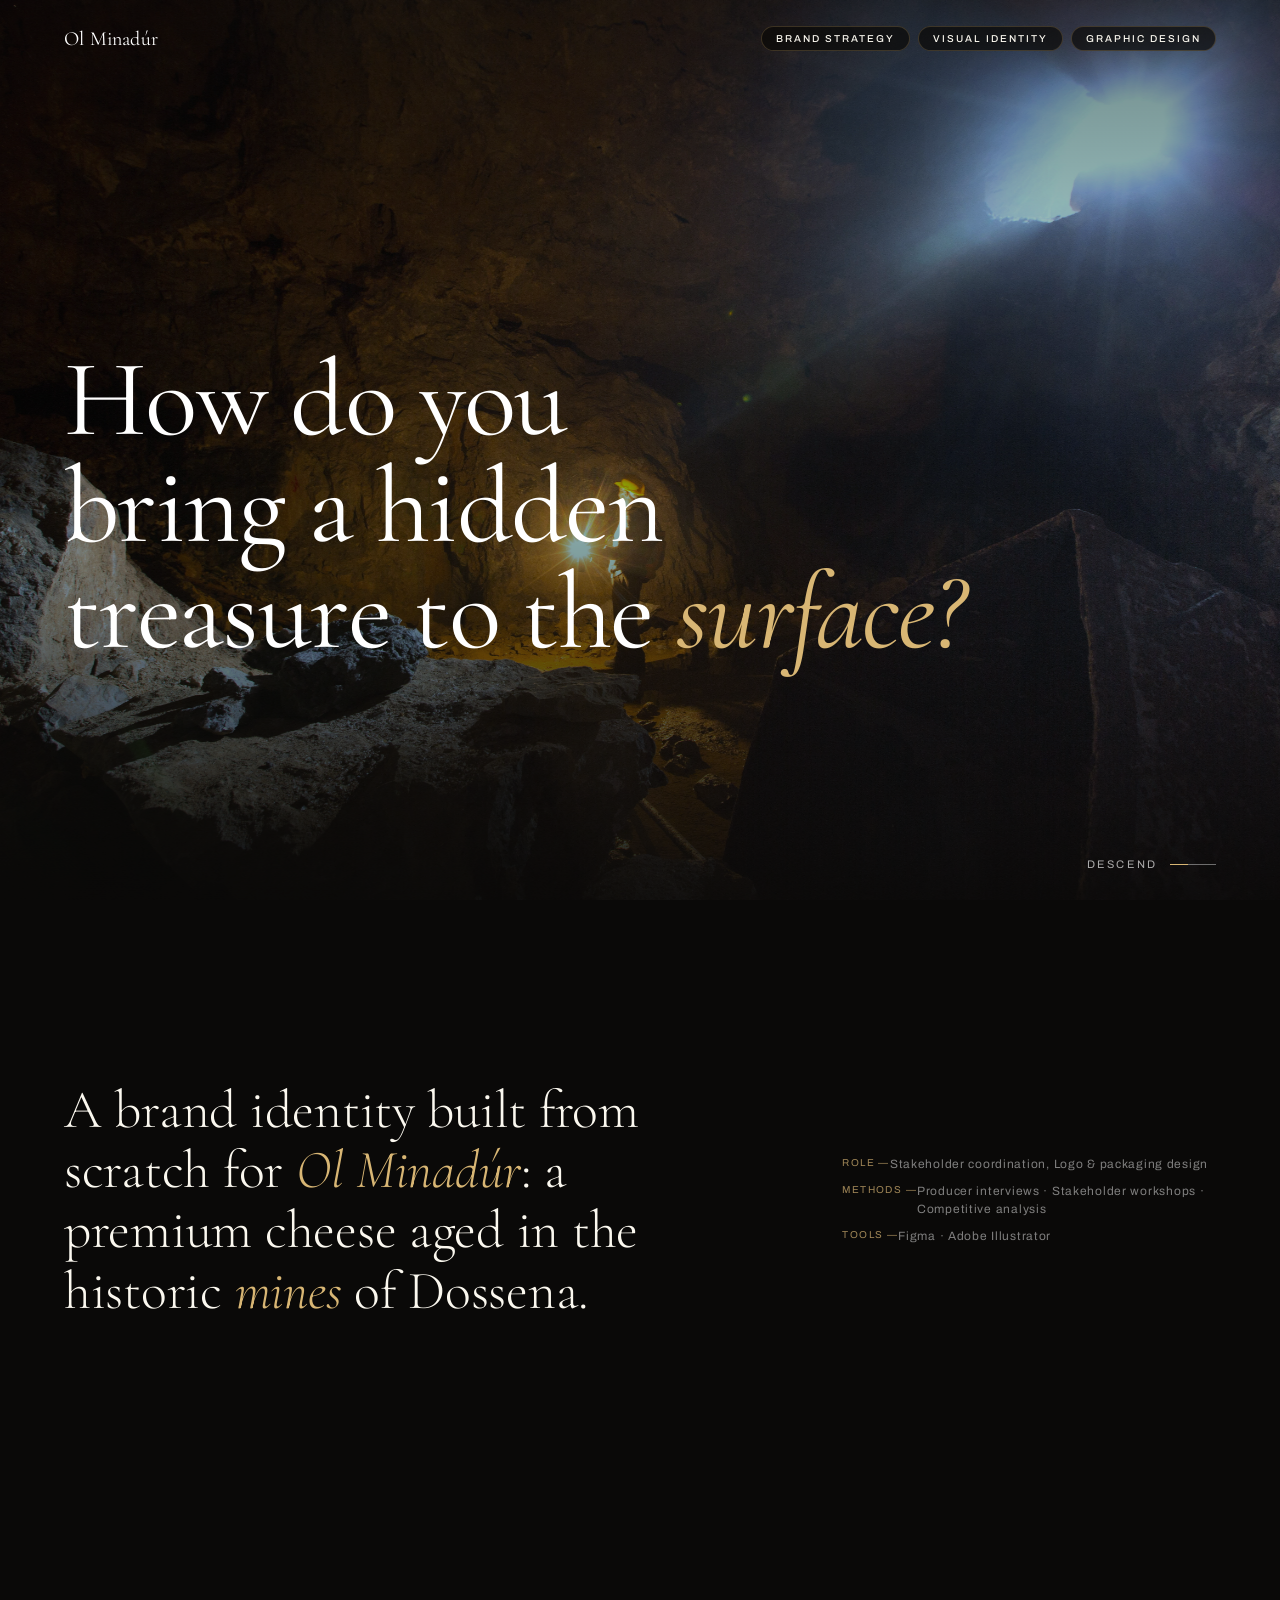
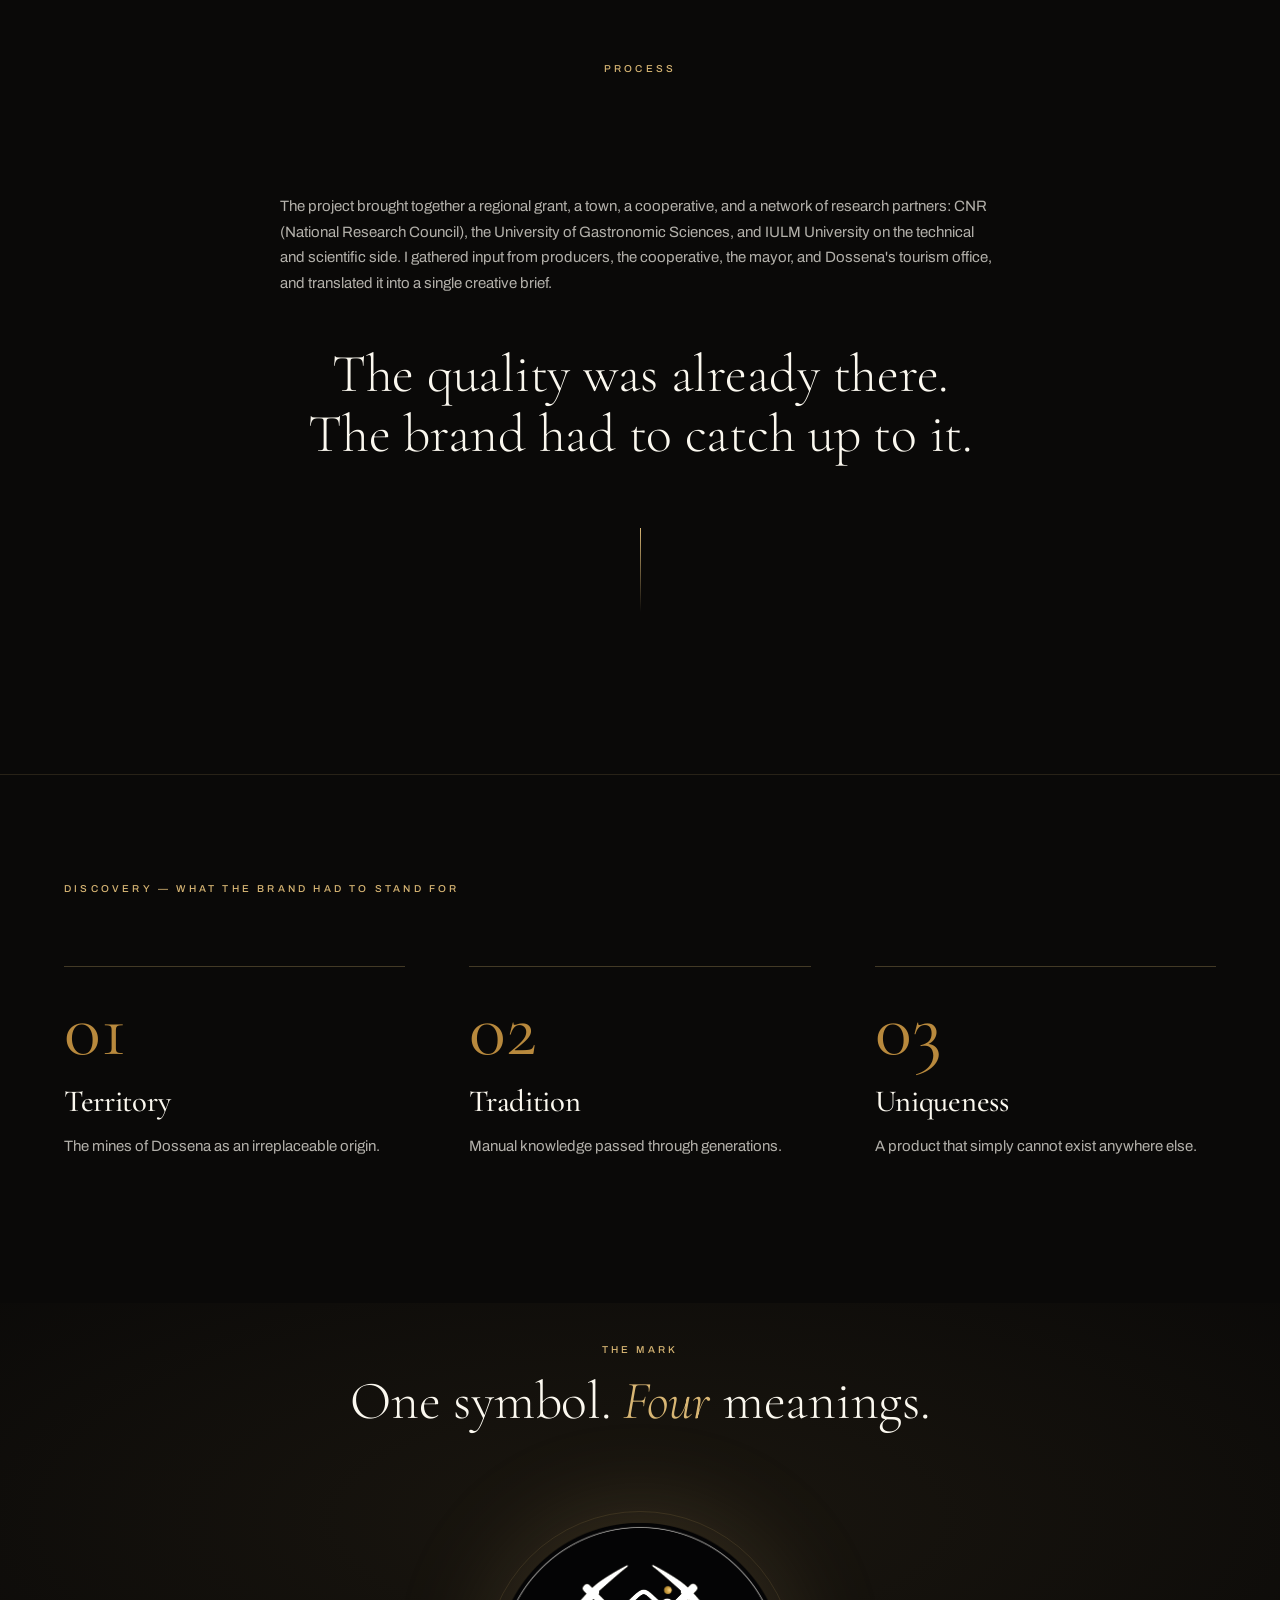
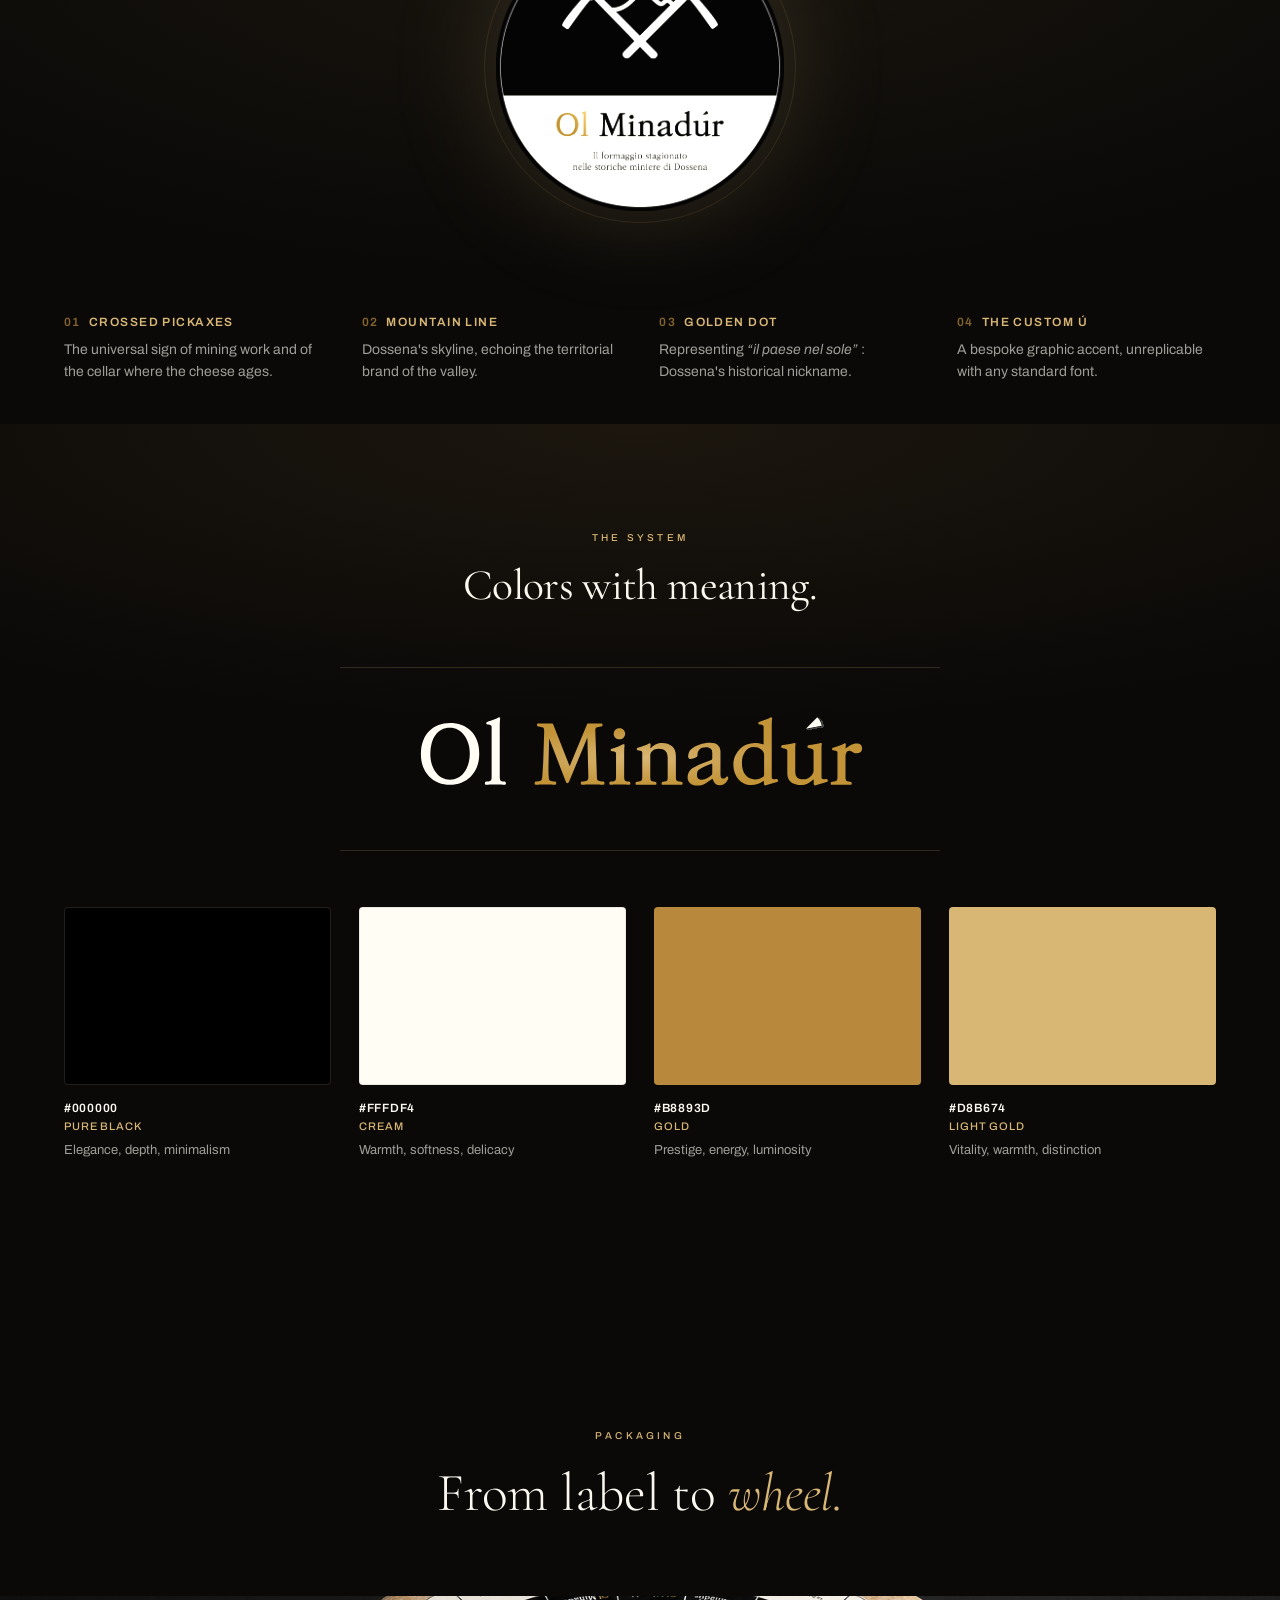
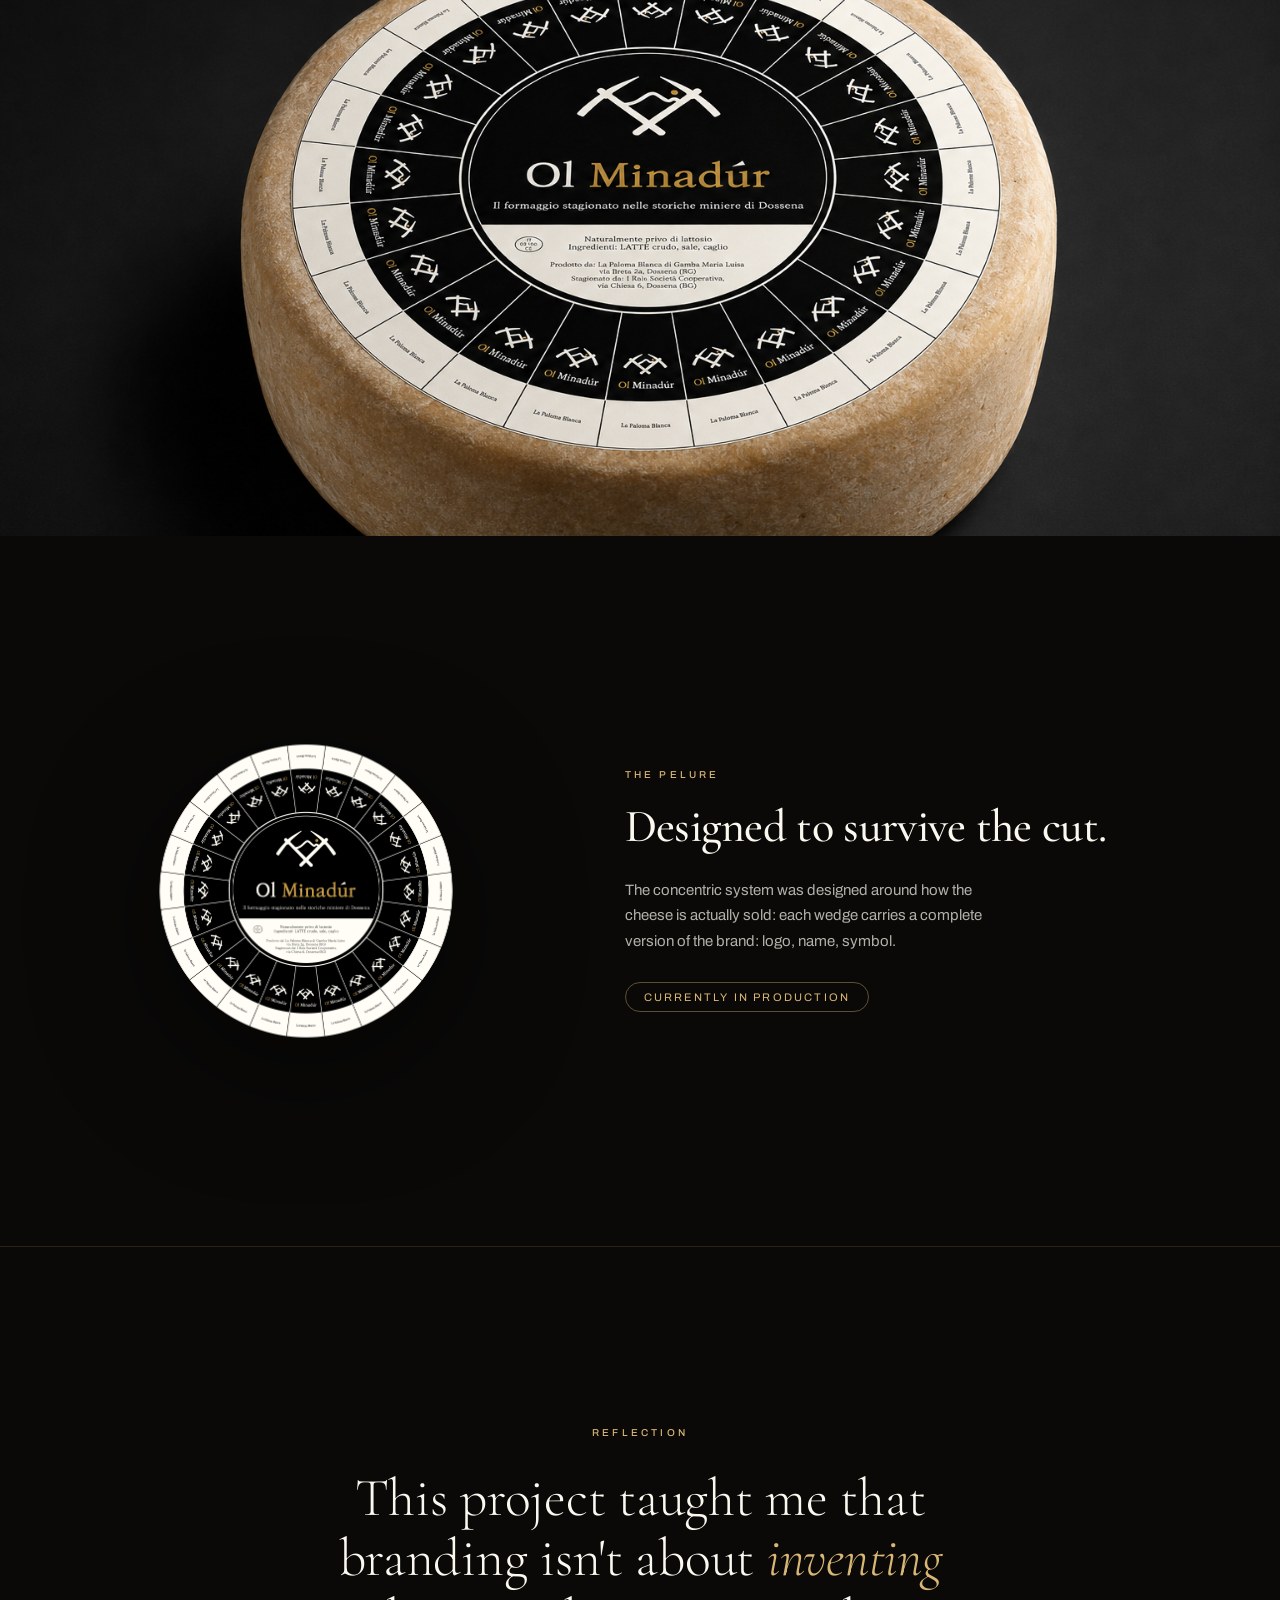
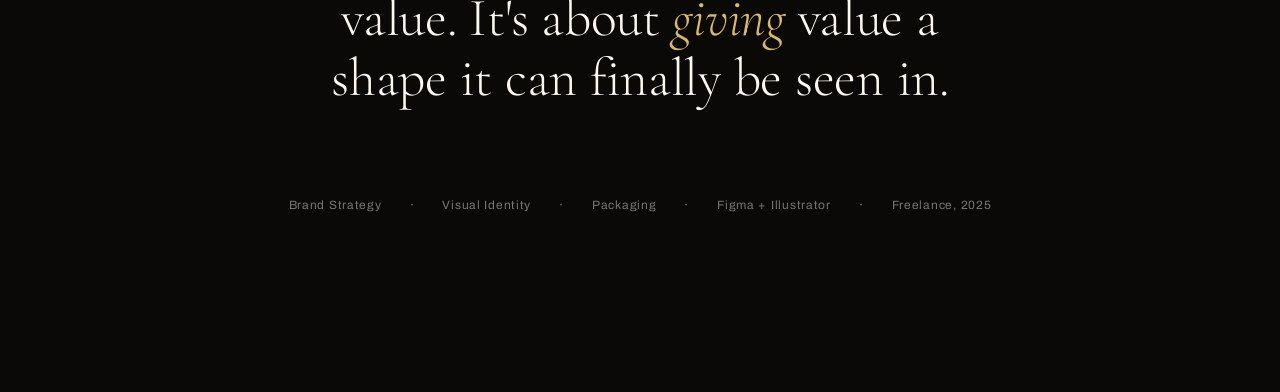
<file: Minadur_visual/ol-minadur-case-study.html>
<!DOCTYPE html>
<html lang="en">

<head>
  <meta charset="UTF-8">
  <meta name="viewport" content="width=device-width, initial-scale=1.0">
  <title>Ol Minadúr — Brand Identity</title>
  <link rel="preconnect" href="https://fonts.googleapis.com">
  <link rel="preconnect" href="https://fonts.gstatic.com" crossorigin>
  <link
    href="https://fonts.googleapis.com/css2?family=Cormorant+Garamond:ital,wght@0,300;0,400;0,500;0,600;1,300;1,400&family=Archivo:wght@400;500;600&display=swap"
    rel="stylesheet">
  <style>
    :root {
      --gold: #b8893d;
      --gold-bright: #d8b674;
      --cream: #FBF8EF;
      --ink: #0a0908;
      --ink-soft: #14110d;
      --serif: 'Cormorant Garamond', Georgia, serif;
      --sans: 'Archivo', -apple-system, sans-serif;
    }

    * {
      margin: 0;
      padding: 0;
      box-sizing: border-box;
    }

    html {
      scroll-behavior: smooth;
    }

    body {
      font-family: var(--sans);
      background: var(--ink);
      color: var(--cream);
      -webkit-font-smoothing: antialiased;
      text-rendering: optimizeLegibility;
      overflow-x: hidden;
    }

    img {
      display: block;
      max-width: 100%;
    }

    /* ---------- shared ---------- */
    .wrap {
      width: min(1240px, 90vw);
      margin: 0 auto;
    }

    .eyebrow {
      font-family: var(--sans);
      font-weight: 500;
      font-size: clamp(10px, 0.78vw, 12px);
      text-transform: uppercase;
      letter-spacing: 0.32em;
      color: var(--gold-bright);
    }

    .serif {
      font-family: var(--serif);
      font-weight: 400;
      line-height: 1.02;
      letter-spacing: -0.01em;
    }

    .display {
      font-family: var(--serif);
      font-weight: 400;
      font-size: clamp(44px, 8.5vw, 132px);
      line-height: 0.98;
      letter-spacing: -0.015em;
    }

    .lead {
      font-family: var(--serif);
      font-weight: 300;
      font-size: clamp(26px, 4.2vw, 60px);
      line-height: 1.12;
      letter-spacing: -0.005em;
    }

    .body {
      font-family: var(--sans);
      font-weight: 400;
      font-size: clamp(15px, 1.15vw, 18px);
      line-height: 1.7;
      color: rgba(251, 248, 239, 0.7);
    }

    .gold {
      color: var(--gold-bright);
    }

    em {
      font-style: italic;
    }

    section {
      position: relative;
    }

    /* ---------- reveal ---------- */
    .reveal {
      opacity: 0;
      transform: translateY(34px);
      transition: opacity 1.1s cubic-bezier(.2, .7, .2, 1), transform 1.1s cubic-bezier(.2, .7, .2, 1);
    }

    .reveal.in {
      opacity: 1;
      transform: none;
    }

    .reveal.d1 {
      transition-delay: .12s;
    }

    .reveal.d2 {
      transition-delay: .24s;
    }

    .reveal.d3 {
      transition-delay: .36s;
    }

    @media (prefers-reduced-motion: reduce) {
      .reveal {
        opacity: 1;
        transform: none;
        transition: none;
      }
    }

    /* ---------- progress ---------- */
    .progress {
      position: fixed;
      top: 0;
      left: 0;
      height: 2px;
      width: 0%;
      background: linear-gradient(90deg, var(--gold), var(--gold-bright));
      z-index: 100;
    }

    /* ---------- top brand bar ---------- */
    .topbar {
      position: fixed;
      top: 0;
      left: 0;
      right: 0;
      z-index: 90;
      display: flex;
      align-items: center;
      justify-content: space-between;
      padding: 26px clamp(20px, 5vw, 64px);
    }

    .topbar-left {
      display: flex;
      align-items: center;
      gap: 16px;
    }

    .topbar .mk {
      font-family: var(--serif);
      font-size: 20px;
      letter-spacing: 0.01em;
      color: #fff;
      mix-blend-mode: difference;
    }

    .back-btn {
      display: flex;
      align-items: center;
      justify-content: center;
      width: 36px;
      height: 36px;
      border-radius: 50%;
      background: rgba(255, 255, 255, 0.06);
      backdrop-filter: blur(14px);
      -webkit-backdrop-filter: blur(14px);
      border: 1px solid rgba(216, 182, 116, 0.3);
      color: var(--gold-bright);
      transition: transform .25s ease, border-color .25s ease, background .25s ease;
    }

    .back-btn svg {
      width: 16px;
      height: 16px;
    }

    .back-btn:hover {
      border-color: var(--gold-bright);
      background: rgba(255, 255, 255, 0.1);
      transform: translateX(-2px);
    }

    .topbar .chips {
      display: flex;
      gap: 8px;
      align-items: center;
    }

    .topbar .chip {
      font-family: var(--sans);
      font-size: 10px;
      font-weight: 500;
      letter-spacing: 0.2em;
      text-transform: uppercase;
      color: var(--cream);
      background: rgba(10, 8, 5, 0.68);
      backdrop-filter: blur(14px);
      -webkit-backdrop-filter: blur(14px);
      border: 1px solid rgba(216, 182, 116, 0.22);
      border-radius: 100px;
      padding: 6px 14px;
    }

    /* ---------- HERO ---------- */
    .hero {
      height: 100svh;
      min-height: 640px;
      display: flex;
      align-items: flex-end;
      overflow: hidden;
    }

    .hero-bg {
      position: absolute;
      inset: 0;
      background: url('assets/mine_interior.jpg') center 38% / cover no-repeat;
      transform: scale(1.08);
      will-change: transform;
    }

    .hero-bg::after {
      content: "";
      position: absolute;
      inset: 0;
      background:
        linear-gradient(to top, rgba(10, 9, 8, 0.96) 0%, rgba(10, 9, 8, 0.35) 42%, rgba(10, 9, 8, 0.25) 70%, rgba(10, 9, 8, 0.55) 100%);
    }

    .hero-inner {
      position: relative;
      z-index: 2;
      width: 100%;
      padding-bottom: clamp(210px, 26vh, 320px);
    }

    .hero h1 {
      color: #fff;
      margin-top: 22px;
    }

    .hero .sub {
      margin-top: 30px;
      max-width: 540px;
    }

    .hero-meta {
      margin-top: 48px;
      padding-top: 20px;
      border-top: 1px solid rgba(255, 255, 255, 0.14);
      display: flex;
      flex-direction: column;
      gap: 9px;
    }

    .hero-meta-row {
      font-family: var(--sans);
      font-size: 12px;
      letter-spacing: 0.06em;
      color: rgba(255, 255, 255, 0.48);
      line-height: 1.5;
      display: flex;
    }

    .hero-meta-row .meta-k {
      font-size: 10px;
      letter-spacing: 0.14em;
      text-transform: uppercase;
      color: rgba(216, 182, 116, 0.72);
      white-space: nowrap;
      flex-shrink: 0;
    }

    .scrollcue {
      position: absolute;
      bottom: 30px;
      right: clamp(20px, 5vw, 64px);
      z-index: 3;
      display: flex;
      align-items: center;
      gap: 12px;
      font-family: var(--sans);
      font-size: 11px;
      letter-spacing: 0.24em;
      text-transform: uppercase;
      color: rgba(255, 255, 255, 0.65);
    }

    .scrollcue .ln {
      width: 46px;
      height: 1px;
      background: rgba(255, 255, 255, 0.4);
      position: relative;
      overflow: hidden;
    }

    .scrollcue .ln::after {
      content: "";
      position: absolute;
      inset: 0;
      width: 40%;
      background: var(--gold-bright);
      animation: slide 2.4s infinite;
    }

    @keyframes slide {
      0% {
        transform: translateX(-100%)
      }

      100% {
        transform: translateX(280%)
      }
    }

    /* ---------- statement (black) ---------- */
    .statement {
      padding: clamp(120px, 20vh, 260px) 0;
    }

    .statement-row {
      display: flex;
      align-items: center;
      gap: clamp(48px, 8vw, 120px);
    }

    .statement .lead {
      max-width: 26ch;
      flex-shrink: 0;
    }

    .statement-row .hero-meta {
      margin-top: 0;
      padding-top: 0;
      border-top: none;
    }

    .statement .lead .small {
      display: block;
      font-size: 0.42em;
      letter-spacing: 0.24em;
      text-transform: uppercase;
      font-family: var(--sans);
      color: var(--gold-bright);
      margin-bottom: 28px;
      font-weight: 500;
    }

    /* ---------- full-bleed photo ---------- */
    .bleed {
      height: 108svh;
      min-height: 680px;
      display: flex;
      align-items: flex-end;
      overflow: hidden;
    }

    .bleed-bg {
      position: absolute;
      inset: 0;
      background-size: cover;
      background-position: center;
    }

    .bleed-village .bleed-bg {
      background-image: url('assets/dossena_village.jpg');
    }

    .bleed-bg::after {
      content: "";
      position: absolute;
      inset: 0;
      background: linear-gradient(to top, rgba(10, 9, 8, 0.85), rgba(10, 9, 8, 0.05) 55%, rgba(10, 9, 8, 0.15));
    }

    .bleed-inner {
      position: relative;
      z-index: 2;
      width: 100%;
      padding-bottom: clamp(56px, 9vh, 120px);
    }

    @media (min-width: 760px) {

      .hero-bg,
      .bleed-village .bleed-bg {
        background-attachment: fixed;
      }
    }

    /* ---------- contrast split (place) ---------- */
    .split-cap {
      display: flex;
      gap: clamp(28px, 6vw, 90px);
      flex-wrap: wrap;
      margin-top: 30px;
    }

    .split-cap>div {
      flex: 1 1 240px;
    }

    .split-cap .k {
      font-family: var(--sans);
      font-size: 11px;
      letter-spacing: 0.24em;
      text-transform: uppercase;
      color: var(--gold-bright);
      margin-bottom: 12px;
    }

    /* ---------- brief ---------- */
    .brief {
      padding: clamp(120px, 18vh, 220px) 0;
      text-align: center;
    }

    .brief .lead {
      max-width: 22ch;
      margin: 24px auto 0;
    }

    .brief .body {
      max-width: 80ch;
      margin: 36px auto 0;
      text-align: left;
    }

    .rule {
      width: 1px;
      height: 84px;
      background: linear-gradient(var(--gold-bright), transparent);
      margin: 0 auto;
    }

    /* ---------- pillars ---------- */
    .pillars {
      padding: clamp(80px, 12vh, 140px) 0 clamp(110px, 16vh, 200px);
      border-top: 1px solid rgba(216, 182, 116, 0.14);
    }

    .pillars-grid {
      display: grid;
      grid-template-columns: repeat(3, 1fr);
      gap: clamp(28px, 5vw, 72px);
      margin-top: 72px;
    }

    .pillar {
      border-top: 1px solid rgba(216, 182, 116, 0.28);
      padding-top: 28px;
    }

    .pillar .no {
      font-family: var(--serif);
      font-size: clamp(54px, 6vw, 92px);
      color: var(--gold);
      line-height: 0.9;
      font-weight: 400;
    }

    .pillar h3 {
      font-family: var(--serif);
      font-weight: 500;
      font-size: clamp(26px, 2.4vw, 36px);
      margin-top: 18px;
      letter-spacing: -0.01em;
    }

    .pillar p {
      margin-top: 14px;
    }

    @media (max-width: 720px) {
      .pillars-grid {
        grid-template-columns: 1fr;
        gap: 44px;
      }
    }

    /* ---------- the mark ---------- */
    .mark {
      padding: clamp(40px, 4.5vh, 65px) 0;
      background: radial-gradient(120% 80% at 50% 30%, #1a160f 0%, var(--ink) 62%);
      text-align: center;
    }

    .emblem-stage {
      position: relative;
      width: min(400px, 54vw);
      margin: 36px auto 0;
      aspect-ratio: 1/1;
      display: flex;
      align-items: center;
      justify-content: center;
    }

    .emblem-stage .ring {
      position: absolute;
      inset: 0;
      border-radius: 50%;
      border: 1px solid rgba(216, 182, 116, 0.22);
    }

    .emblem-stage .ring.r2 {
      inset: 11%;
      border-color: rgba(216, 182, 116, 0.12);
    }

    .emblem-stage img {
      width: 72%;
      filter: brightness(1.18) drop-shadow(0 0 50px rgba(216, 182, 116, 0.18));
    }

    .mark-anno {
      display: grid;
      grid-template-columns: repeat(4, 1fr);
      gap: clamp(20px, 3vw, 40px);
      margin-top: 48px;
      text-align: left;
    }

    .anno .l {
      font-family: var(--sans);
      font-weight: 600;
      font-size: 12px;
      letter-spacing: 0.12em;
      text-transform: uppercase;
      color: var(--gold-bright);
    }

    .anno .l .num {
      color: var(--gold);
      margin-right: 8px;
      opacity: 0.7;
    }

    .anno p {
      margin-top: 10px;
      font-size: 14px;
      line-height: 1.6;
      color: rgba(251, 248, 239, 0.62);
    }

    @media (max-width: 820px) {
      .mark-anno {
        grid-template-columns: repeat(2, 1fr);
        gap: 32px;
      }
    }

    /* ---------- system ---------- */
    .system {
      padding: clamp(80px, 12vh, 140px) 0;
      background: radial-gradient(130% 55% at 50% 0%, #1c160e 0%, var(--ink) 65%);
    }

    .system .eyebrow {
      color: var(--gold-bright);
      text-align: center;
    }

    .system h2 {
      font-family: var(--serif);
      font-weight: 400;
      font-size: clamp(28px, 3.4vw, 50px);
      letter-spacing: -0.015em;
      margin-top: 16px;
      color: var(--cream);
      text-align: center;
    }

    .wordmark-stage {
      margin: 56px auto 0;
      max-width: min(600px, 78vw);
      border-top: 1px solid rgba(216, 182, 116, 0.18);
      border-bottom: 1px solid rgba(216, 182, 116, 0.18);
      padding: 44px 0;
      text-align: center;
    }

    .wordmark-stage svg {
      width: min(480px, 68vw);
      height: auto;
    }

    .palette {
      display: grid;
      grid-template-columns: repeat(4, 1fr);
      gap: clamp(16px, 2.5vw, 28px);
      margin-top: 56px;
    }

    .sw .chip {
      aspect-ratio: 3/2;
      border-radius: 4px;
    }

    .sw .hx {
      font-family: var(--sans);
      font-weight: 600;
      font-size: 12px;
      margin-top: 16px;
      color: var(--cream);
      letter-spacing: 0.06em;
    }

    .sw .nm {
      font-family: var(--sans);
      font-size: 11px;
      font-weight: 500;
      color: var(--gold-bright);
      margin-top: 5px;
      letter-spacing: 0.08em;
      text-transform: uppercase;
    }

    .sw .desc {
      font-family: var(--sans);
      font-style: normal;
      font-weight: 400;
      font-size: 13px;
      color: rgba(251, 248, 239, 0.62);
      margin-top: 8px;
      line-height: 1.6;
    }

    @media (max-width: 600px) {
      .palette {
        grid-template-columns: repeat(2, 1fr);
      }
    }

    /* ---------- packaging payoff ---------- */
    .payoff {
      padding: clamp(120px, 18vh, 220px) 0 0;
      text-align: center;
    }

    .payoff .lead {
      max-width: 18ch;
      margin: 22px auto 0;
    }

    .pkg-hero {
      margin-top: clamp(56px, 8vh, 110px);
      width: 100%;
      position: relative;
      overflow: hidden;
    }

    .pkg-hero img {
      width: 100%;
      height: clamp(320px, 60vh, 640px);
      object-fit: cover;
      object-position: center;
    }

    .pelure {
      padding: clamp(100px, 15vh, 180px) 0;
      display: grid;
      grid-template-columns: 0.9fr 1.1fr;
      gap: clamp(40px, 6vw, 100px);
      align-items: center;
    }

    .pelure-img {
      display: flex;
      align-items: center;
      justify-content: center;
    }

    .pelure-img img {
      width: min(440px, 100%);
      filter: drop-shadow(0 30px 60px rgba(0, 0, 0, 0.5));
    }

    .pelure-txt {
      text-align: left;
    }

    .pelure-txt h2 {
      font-family: var(--serif);
      font-weight: 500;
      font-size: clamp(30px, 3.6vw, 52px);
      letter-spacing: -0.015em;
      margin-top: 18px;
    }

    .pelure-txt .body {
      margin: 24px auto 0 0;
      max-width: 44ch;
    }

    .pelure-txt .tag {
      display: inline-block;
      margin-top: 28px;
      font-family: var(--sans);
      font-size: 11px;
      letter-spacing: 0.2em;
      text-transform: uppercase;
      color: var(--gold-bright);
      border: 1px solid rgba(216, 182, 116, 0.4);
      border-radius: 100px;
      padding: 8px 18px;
    }

    @media (max-width: 820px) {
      .pelure {
        grid-template-columns: 1fr;
        gap: 48px;
      }
    }

    /* ---------- close ---------- */
    .close {
      padding: clamp(120px, 20vh, 260px) 0;
      text-align: center;
      border-top: 1px solid rgba(216, 182, 116, 0.14);
    }

    .close .lead {
      max-width: 24ch;
      margin: 30px auto 0;
    }

    .close .lead .gold {
      font-style: italic;
    }

    .footer-meta {
      margin-top: clamp(64px, 10vh, 120px);
      display: flex;
      flex-wrap: wrap;
      justify-content: center;
      gap: 14px 28px;
    }

    .footer-meta span {
      font-family: var(--sans);
      font-size: 12px;
      letter-spacing: 0.06em;
      color: rgba(251, 248, 239, 0.45);
    }

    .footer-meta .dot {
      color: var(--gold);
    }
  </style>
</head>

<body>

  <div class="progress" id="progress"></div>

  <div class="topbar">
    <div class="topbar-left">
      <div class="mk">Ol Minadúr</div>
    </div>
    <div class="chips">
      <span class="chip">Brand Strategy</span>
      <span class="chip">Visual Identity</span>
      <span class="chip">Graphic Design</span>
    </div>
  </div>

  <!-- ============ HERO ============ -->
  <section class="hero" data-screen-label="Hero">
    <div class="hero-bg" id="heroBg"></div>
    <div class="hero-inner">
      <div class="wrap">
        <h1 class="display reveal in d1">How do you<br>bring a hidden<br>treasure to the <em class="gold"
            style="font-style:italic;">surface?</em></h1>
      </div>
    </div>
    <div class="scrollcue"><span>Descend</span><span class="ln"></span></div>
  </section>

  <!-- ============ STATEMENT ============ -->
  <section class="statement" data-screen-label="Opening statement">
    <div class="wrap">
      <div class="statement-row">
        <p class="lead reveal">
          A brand identity built from scratch for <em class="gold">Ol Minadúr</em>: a premium cheese aged in the
          historic
          <em class="gold">mines</em> of Dossena.
        </p>
        <div class="hero-meta reveal d1">
          <div class="hero-meta-row"><span class="meta-k">Role — </span>Stakeholder coordination, Logo & packaging
            design</div>
          <div class="hero-meta-row"><span class="meta-k">Methods — </span>Producer interviews · Stakeholder workshops ·
            Competitive analysis</div>
          <div class="hero-meta-row"><span class="meta-k">Tools — </span>Figma · Adobe Illustrator</div>
        </div>
      </div>
    </div>
  </section>

  <!-- ============ BRIEF ============ -->
  <section class="brief" data-screen-label="The brief">
    <div class="wrap">
      <div class="eyebrow reveal">Process</div>
      <p class="lead reveal d1"><em class="gold">Many</em> voices. <em class="gold">One</em> brief.</p>
      <p class="body reveal d2">The project brought together a regional grant, a town, a cooperative, and a network of
        research partners: CNR (National Research Council), the University of Gastronomic Sciences, and IULM University
        on the technical and scientific side. I gathered input from producers, the cooperative, the mayor, and Dossena's
        tourism office, and translated it into a single creative brief.</p>
      <p class="lead reveal d3" style="margin-top:48px; max-width:40ch;">The quality was already there.<br>The brand had
        to catch up to it.</p>
      <div class="rule reveal d2" style="margin-top:64px;"></div>
    </div>
  </section>

  <!-- ============ PILLARS ============ -->
  <section class="pillars" data-screen-label="Three pillars">
    <div class="wrap">
      <div class="eyebrow reveal">Discovery — what the brand had to stand for</div>
      <div class="pillars-grid">
        <div class="pillar reveal d1">
          <div class="no">01</div>
          <h3>Territory</h3>
          <p class="body">The mines of Dossena as an irreplaceable origin.</p>
        </div>
        <div class="pillar reveal d2">
          <div class="no">02</div>
          <h3>Tradition</h3>
          <p class="body">Manual knowledge passed through generations.</p>
        </div>
        <div class="pillar reveal d3">
          <div class="no">03</div>
          <h3>Uniqueness</h3>
          <p class="body">A product that simply cannot exist anywhere else.</p>
        </div>
      </div>
    </div>
  </section>

  <!-- ============ THE MARK ============ -->
  <section class="mark" data-screen-label="The mark">
    <div class="wrap">
      <div class="eyebrow reveal">The mark</div>
      <h2 class="lead reveal d1" style="margin-top:16px;">One symbol. <em class="gold">Four</em> meanings.</h2>
      <div class="emblem-stage reveal d1">
        <div class="ring r2"></div>
        <img src="uploads/logo.completo.png" alt="Ol Minadúr complete logo — emblem and wordmark">
      </div>
      <div class="mark-anno">
        <div class="anno reveal d1">
          <div class="l"><span class="num">01</span>Crossed pickaxes</div>
          <p>The universal sign of mining work and of the cellar where the cheese ages.</p>
        </div>
        <div class="anno reveal d1">
          <div class="l"><span class="num">02</span>Mountain line</div>
          <p>Dossena's skyline, echoing the territorial brand of the valley.</p>
        </div>
        <div class="anno reveal d2">
          <div class="l"><span class="num">03</span>Golden dot</div>
          <p>Representing <em>“il paese nel sole”</em> : Dossena's historical nickname.</p>
        </div>
        <div class="anno reveal d2">
          <div class="l"><span class="num">04</span>The custom Ú</div>
          <p>A bespoke graphic accent, unreplicable with any standard font.</p>
        </div>
      </div>
    </div>
  </section>

  <!-- ============ SYSTEM ============ -->
  <section class="system" data-screen-label="Brand system">
    <div class="wrap">
      <div class="eyebrow reveal">The system</div>
      <h2 class="reveal d1">Colors with meaning.</h2>

      <div class="wordmark-stage reveal d2">
        <svg xmlns="http://www.w3.org/2000/svg" viewBox="0 0 1541 291" role="img" aria-label="Ol Minadúr">
          <defs>
            <filter id="acc-shadow" x="1303" y="17.2305" width="59.0129" height="42.7695" filterUnits="userSpaceOnUse"
              color-interpolation-filters="sRGB">
              <feFlood flood-opacity="0" result="BackgroundImageFix" />
              <feColorMatrix in="SourceAlpha" type="matrix" values="0 0 0 0 0 0 0 0 0 0 0 0 0 0 0 0 0 0 127 0"
                result="hardAlpha" />
              <feOffset dx="5" dy="3" />
              <feGaussianBlur stdDeviation="1.5" />
              <feComposite in2="hardAlpha" operator="out" />
              <feColorMatrix type="matrix" values="0 0 0 0 0.265569 0 0 0 0 0.265569 0 0 0 0 0.265569 0 0 0 1 0" />
              <feBlend mode="normal" in2="BackgroundImageFix" result="effect1_dropShadow" />
              <feBlend mode="normal" in="SourceGraphic" in2="effect1_dropShadow" result="shape" />
            </filter>
            <radialGradient id="gold-grad" cx="0" cy="0" r="1" gradientUnits="userSpaceOnUse"
              gradientTransform="translate(770.5 145.5) rotate(90) scale(145.5 770.5)">
              <stop stop-color="#D8B674" />
              <stop offset="0.639423" stop-color="#C29337" />
            </radialGradient>
          </defs>
          <g filter="url(#acc-shadow)">
            <path d="M1339.77 17.2305C1347.06 24.5178 1352.01 33.8061 1354.01 43.9163L1303 54L1339.77 17.2305Z"
              fill="#FFFDF4" />
          </g>
          <path
            d="M160.213 233.428C147.268 233.428 135.12 231.211 123.771 226.778C112.422 222.522 102.58 216.138 94.2449 207.626C85.7329 199.114 79.0829 188.74 74.2949 176.504C69.5069 164.091 67.1129 149.904 67.1129 133.944C67.1129 118.339 69.5069 104.418 74.2949 92.182C79.0829 79.946 85.6442 69.6607 93.9789 61.326C102.314 52.814 112.156 46.3413 123.505 41.908C135.032 37.4747 147.356 35.258 160.479 35.258C173.779 35.258 186.104 37.386 197.453 41.642C208.98 45.7207 218.91 51.8387 227.245 59.996C235.58 68.1533 242.141 78.4387 246.929 90.852C251.894 103.088 254.377 117.452 254.377 133.944C254.377 149.904 251.894 164.091 246.929 176.504C241.964 188.74 235.225 199.114 226.713 207.626C218.201 216.138 208.182 222.522 196.655 226.778C185.306 231.211 173.158 233.428 160.213 233.428ZM160.479 50.952C150.194 50.952 141.061 53.08 133.081 57.336C125.278 61.592 118.717 67.444 113.397 74.892C108.077 82.34 104.087 91.118 101.427 101.226C98.7669 111.157 97.4369 121.885 97.4369 133.412C97.2595 145.293 98.6782 156.377 101.693 166.662C104.885 176.77 109.318 185.637 114.993 193.262C120.49 200.887 127.052 206.828 134.677 211.084C142.48 215.34 151.08 217.468 160.479 217.468C169.7 217.468 178.212 215.34 186.015 211.084C193.818 206.828 200.556 200.887 206.231 193.262C211.906 185.637 216.25 176.77 219.265 166.662C222.457 156.377 224.053 145.293 224.053 133.412C224.053 121.885 222.457 111.157 219.265 101.226C216.073 91.118 211.64 82.34 205.965 74.892C200.29 67.444 193.552 61.592 185.749 57.336C178.124 53.08 169.7 50.952 160.479 50.952ZM320.218 209.488C320.395 213.389 320.839 216.227 321.548 218C322.257 219.596 323.144 220.66 324.208 221.192C325.804 221.901 327.4 222.433 328.996 222.788C330.769 223.143 332.543 223.32 334.316 223.32C336.089 223.497 337.508 223.852 338.572 224.384C339.636 224.916 340.168 226.335 340.168 228.64C340.168 230.059 339.991 231.034 339.636 231.566C339.459 232.275 339.104 232.719 338.572 232.896C338.04 233.251 337.331 233.339 336.444 233.162C335.735 233.162 334.937 233.162 334.05 233.162C333.518 233.162 332.011 233.162 329.528 233.162C327.223 233.162 324.563 233.073 321.548 232.896C318.533 232.896 315.607 232.807 312.77 232.63C309.933 232.63 307.893 232.63 306.652 232.63C305.056 232.63 302.751 232.63 299.736 232.63C296.899 232.807 293.973 232.896 290.958 232.896C287.766 233.073 284.929 233.162 282.446 233.162C280.141 233.162 278.811 233.162 278.456 233.162C277.392 233.162 276.505 233.162 275.796 233.162C275.087 233.339 274.466 233.251 273.934 232.896C273.402 232.719 273.047 232.275 272.87 231.566C272.693 231.034 272.604 230.059 272.604 228.64C272.604 226.335 273.047 224.916 273.934 224.384C274.998 223.852 276.505 223.497 278.456 223.32C280.052 223.32 281.914 223.143 284.042 222.788C286.17 222.433 288.032 221.901 289.628 221.192C290.692 220.66 291.667 219.596 292.554 218C293.618 216.227 294.15 213.389 294.15 209.488V46.43C294.15 44.302 293.175 42.8833 291.224 42.174C289.273 41.2873 286.791 40.578 283.776 40.046C282.535 40.046 281.471 39.9573 280.584 39.78C279.875 39.6027 279.254 39.4253 278.722 39.248C278.19 38.8933 277.747 38.5387 277.392 38.184C277.215 37.652 277.126 36.854 277.126 35.79C277.126 35.0807 277.215 34.46 277.392 33.928C277.569 33.396 277.924 32.9527 278.456 32.598C278.811 32.2433 279.343 31.9773 280.052 31.8C280.939 31.4453 281.914 31.0907 282.978 30.736C287.943 29.3173 293.529 27.4553 299.736 25.15C305.943 22.6673 311.44 20.1847 316.228 17.702C317.824 16.8153 319.065 16.8153 319.952 17.702C321.016 18.4113 321.548 19.3867 321.548 20.628C321.016 24.884 320.661 29.3173 320.484 33.928C320.307 38.3613 320.218 42.706 320.218 46.962V209.488Z"
            fill="#FFFDF4" />
          <path
            d="M456.572 208.69C457.104 202.306 457.636 194.858 458.168 186.346C458.878 177.834 459.41 169.854 459.764 162.406L462.956 61.06C462.956 57.336 462.513 54.676 461.626 53.08C460.917 51.3067 459.764 50.0653 458.168 49.356C456.218 48.824 454.178 48.3807 452.05 48.026C450.1 47.494 448.06 47.0507 445.932 46.696C443.804 46.5187 442.208 46.164 441.144 45.632C440.258 45.1 439.814 43.5927 439.814 41.11C439.814 39.8687 439.903 38.982 440.08 38.45C440.435 37.7407 440.878 37.2973 441.41 37.12C441.942 36.7653 442.652 36.588 443.538 36.588C444.425 36.588 445.489 36.588 446.73 36.588C447.085 36.588 448.504 36.6767 450.986 36.854C453.646 36.854 456.572 36.854 459.764 36.854C462.956 37.0313 466.06 37.12 469.074 37.12C472.266 37.12 474.749 37.12 476.522 37.12H487.694C488.936 37.12 489.822 37.386 490.354 37.918C490.886 38.45 491.418 39.1593 491.95 40.046L544.618 174.376L600.212 40.046C600.567 39.1593 601.01 38.45 601.542 37.918C602.074 37.386 603.05 37.12 604.468 37.12H613.512C615.108 37.12 617.414 37.12 620.428 37.12C623.62 37.12 626.812 37.0313 630.004 36.854C633.196 36.854 636.034 36.854 638.516 36.854C641.176 36.6767 642.772 36.588 643.304 36.588C644.368 36.588 645.344 36.588 646.23 36.588C647.117 36.588 647.826 36.7653 648.358 37.12C648.89 37.2973 649.334 37.7407 649.688 38.45C650.043 38.982 650.22 39.8687 650.22 41.11C650.22 43.5927 649.688 45.1 648.624 45.632C647.738 46.164 646.23 46.5187 644.102 46.696C641.974 47.0507 639.846 47.494 637.718 48.026C635.59 48.3807 633.64 48.824 631.866 49.356C630.093 50.0653 628.763 51.3067 627.876 53.08C627.167 54.676 626.901 57.336 627.078 61.06L632.132 208.69C632.132 212.591 632.576 215.429 633.462 217.202C634.349 218.798 635.502 219.862 636.92 220.394C638.694 221.103 640.822 221.724 643.304 222.256C645.787 222.788 648.092 223.054 650.22 223.054C652.348 223.231 653.856 223.586 654.742 224.118C655.806 224.827 656.338 226.335 656.338 228.64C656.338 230.059 656.161 231.034 655.806 231.566C655.452 232.275 655.008 232.719 654.476 232.896C653.944 233.251 653.235 233.339 652.348 233.162C651.462 233.162 650.486 233.162 649.422 233.162C648.89 233.162 647.206 233.162 644.368 233.162C641.708 233.162 638.694 233.073 635.324 232.896C631.955 232.896 628.674 232.807 625.482 232.63C622.29 232.63 619.896 232.63 618.3 232.63C616.704 232.63 614.222 232.63 610.852 232.63C607.66 232.807 604.38 232.896 601.01 232.896C597.641 233.073 594.626 233.162 591.966 233.162C589.306 233.162 587.799 233.162 587.444 233.162C586.203 233.162 585.139 233.162 584.252 233.162C583.366 233.339 582.656 233.251 582.124 232.896C581.592 232.719 581.149 232.275 580.794 231.566C580.617 231.034 580.528 230.059 580.528 228.64C580.528 226.335 580.972 224.827 581.858 224.118C582.922 223.586 584.518 223.231 586.646 223.054C588.774 223.054 590.991 222.788 593.296 222.256C595.779 221.724 597.996 221.103 599.946 220.394C601.188 219.862 602.252 218.798 603.138 217.202C604.202 215.429 604.734 212.591 604.734 208.69L601.542 81.808L543.022 223.32C541.426 226.867 539.476 228.64 537.17 228.64C534.865 228.64 533.18 226.867 532.116 223.32L478.916 85.266L476.788 163.47C476.611 170.386 476.522 178.189 476.522 186.878C476.7 195.567 477.054 202.838 477.586 208.69C477.764 212.591 478.207 215.429 478.916 217.202C479.803 218.798 480.956 219.862 482.374 220.394C484.148 221.103 486.187 221.724 488.492 222.256C490.975 222.788 493.28 223.054 495.408 223.054C497.536 223.231 499.044 223.586 499.93 224.118C500.994 224.827 501.526 226.335 501.526 228.64C501.526 230.059 501.349 231.034 500.994 231.566C500.64 232.275 500.196 232.719 499.664 232.896C499.132 233.251 498.423 233.339 497.536 233.162C496.65 233.162 495.674 233.162 494.61 233.162C494.078 233.162 492.571 233.162 490.088 233.162C487.783 233.162 485.212 233.073 482.374 232.896C479.36 232.896 476.434 232.807 473.596 232.63C470.759 232.63 468.542 232.63 466.946 232.63C465.35 232.63 463.045 232.63 460.03 232.63C457.193 232.807 454.267 232.896 451.252 232.896C448.415 233.073 445.755 233.162 443.272 233.162C440.967 233.162 439.637 233.162 439.282 233.162C438.041 233.162 436.977 233.162 436.09 233.162C435.204 233.339 434.494 233.251 433.962 232.896C433.43 232.719 432.987 232.275 432.632 231.566C432.455 231.034 432.366 230.059 432.366 228.64C432.366 226.335 432.81 224.827 433.696 224.118C434.76 223.586 436.356 223.231 438.484 223.054C440.612 223.054 442.829 222.788 445.134 222.256C447.617 221.724 449.834 221.103 451.784 220.394C453.026 219.862 454.001 218.798 454.71 217.202C455.42 215.429 456.04 212.591 456.572 208.69ZM719.652 209.488C719.83 213.389 720.273 216.227 720.982 218C721.692 219.596 722.578 220.66 723.642 221.192C725.238 221.901 726.834 222.433 728.43 222.788C730.204 223.143 731.977 223.32 733.75 223.32C735.524 223.497 736.942 223.852 738.006 224.384C739.07 224.916 739.602 226.335 739.602 228.64C739.602 230.059 739.425 231.034 739.07 231.566C738.893 232.275 738.538 232.719 738.006 232.896C737.474 233.251 736.765 233.339 735.878 233.162C735.169 233.162 734.371 233.162 733.484 233.162C732.952 233.162 731.445 233.162 728.962 233.162C726.657 233.162 723.997 233.073 720.982 232.896C717.968 232.896 715.042 232.807 712.204 232.63C709.367 232.63 707.328 232.63 706.086 232.63C704.49 232.63 702.185 232.63 699.17 232.63C696.333 232.807 693.407 232.896 690.392 232.896C687.2 233.073 684.363 233.162 681.88 233.162C679.575 233.162 678.245 233.162 677.89 233.162C676.826 233.162 675.94 233.162 675.23 233.162C674.521 233.339 673.9 233.251 673.368 232.896C672.836 232.719 672.482 232.275 672.304 231.566C672.127 231.034 672.038 230.059 672.038 228.64C672.038 226.335 672.482 224.916 673.368 224.384C674.432 223.852 675.94 223.497 677.89 223.32C679.486 223.32 681.348 223.143 683.476 222.788C685.604 222.433 687.466 221.901 689.062 221.192C690.126 220.66 691.102 219.596 691.988 218C693.052 216.227 693.584 213.389 693.584 209.488V132.614C693.584 130.486 692.609 129.067 690.658 128.358C688.708 127.471 686.225 126.762 683.21 126.23C681.969 126.23 680.905 126.141 680.018 125.964C679.309 125.787 678.688 125.609 678.156 125.432C677.624 125.077 677.181 124.723 676.826 124.368C676.649 123.836 676.56 123.038 676.56 121.974C676.56 121.265 676.649 120.644 676.826 120.112C677.004 119.58 677.358 119.137 677.89 118.782C678.245 118.427 678.777 118.161 679.486 117.984C680.373 117.629 681.348 117.275 682.412 116.92C687.378 115.501 692.964 113.639 699.17 111.334C705.377 108.851 710.874 106.369 715.662 103.886C717.258 102.999 718.5 102.999 719.386 103.886C720.45 104.595 720.982 105.571 720.982 106.812C720.45 111.068 720.096 115.501 719.918 120.112C719.741 124.545 719.652 128.89 719.652 133.146V209.488ZM722.844 70.104C722.844 74.892 721.071 79.0593 717.524 82.606C714.155 85.9753 709.899 87.66 704.756 87.66C699.259 87.66 694.737 85.9753 691.19 82.606C687.644 79.0593 685.87 74.892 685.87 70.104C685.87 65.4933 687.466 61.326 690.658 57.602C694.028 53.878 698.727 52.016 704.756 52.016C710.608 52.016 715.042 53.878 718.056 57.602C721.248 61.326 722.844 65.4933 722.844 70.104ZM831.165 117.718C825.845 117.718 820.968 118.693 816.535 120.644C812.279 122.417 808.732 125.609 805.895 130.22C805.363 131.107 804.831 132.437 804.299 134.21C803.767 135.806 803.501 137.225 803.501 138.466V210.02C803.678 213.921 804.121 216.67 804.831 218.266C805.54 220.039 806.427 221.192 807.491 221.724C809.087 222.433 810.683 222.965 812.279 223.32C814.052 223.675 815.825 223.852 817.599 223.852C819.372 224.029 820.791 224.384 821.855 224.916C822.919 225.448 823.451 226.867 823.451 229.172C823.451 230.591 823.273 231.566 822.919 232.098C822.741 232.807 822.387 233.251 821.855 233.428C821.323 233.783 820.613 233.871 819.727 233.694C819.017 233.694 818.219 233.694 817.333 233.694C816.801 233.694 815.293 233.694 812.811 233.694C810.505 233.694 807.934 233.605 805.097 233.428C802.082 233.428 799.156 233.339 796.319 233.162C793.481 233.162 791.442 233.162 790.201 233.162C788.605 233.162 786.299 233.162 783.285 233.162C780.447 233.339 777.521 233.428 774.507 233.428C771.315 233.605 768.477 233.694 765.995 233.694C763.689 233.694 762.359 233.694 762.005 233.694C760.941 233.694 760.054 233.694 759.345 233.694C758.635 233.871 758.015 233.783 757.483 233.428C756.951 233.251 756.596 232.807 756.419 232.098C756.241 231.566 756.153 230.591 756.153 229.172C756.153 226.867 756.596 225.448 757.483 224.916C758.547 224.384 760.054 224.029 762.005 223.852C763.601 223.852 765.463 223.675 767.591 223.32C769.719 222.965 771.581 222.433 773.177 221.724C774.241 221.192 775.216 220.039 776.103 218.266C777.167 216.67 777.699 213.921 777.699 210.02V129.688C777.521 127.56 776.457 126.141 774.507 125.432C772.556 124.545 770.073 123.836 767.059 123.304C765.817 123.304 764.753 123.215 763.867 123.038C763.157 122.861 762.537 122.683 762.005 122.506C761.473 122.151 761.029 121.797 760.675 121.442C760.497 120.91 760.409 120.112 760.409 119.048C760.409 118.339 760.497 117.718 760.675 117.186C760.852 116.654 761.207 116.211 761.739 115.856C762.093 115.501 762.625 115.235 763.335 115.058C764.221 114.703 765.197 114.349 766.261 113.994C771.226 112.575 776.812 110.713 783.019 108.408C789.225 105.925 794.723 103.443 799.511 100.96C801.107 100.073 802.348 100.073 803.235 100.96C804.299 101.669 804.831 102.645 804.831 103.886C804.476 106.546 804.21 108.851 804.033 110.802C803.855 112.575 803.767 114.792 803.767 117.452C807.668 112.664 812.633 108.497 818.663 104.95C824.869 101.226 832.317 99.364 841.007 99.364C854.661 99.364 865.479 102.999 873.459 110.27C881.616 117.363 885.695 127.649 885.695 141.126V210.02C885.695 213.921 886.138 216.67 887.025 218.266C888.089 220.039 889.153 221.192 890.217 221.724C891.813 222.433 893.586 222.965 895.537 223.32C897.665 223.675 899.615 223.852 901.389 223.852C903.162 224.029 904.581 224.384 905.645 224.916C906.709 225.448 907.241 226.867 907.241 229.172C907.241 230.591 907.063 231.566 906.709 232.098C906.531 232.807 906.177 233.251 905.645 233.428C905.113 233.783 904.492 233.871 903.783 233.694C903.073 233.694 902.275 233.694 901.389 233.694C900.857 233.694 899.349 233.694 896.867 233.694C894.561 233.694 891.901 233.605 888.887 233.428C885.695 233.428 882.591 233.339 879.577 233.162C876.739 233.162 874.611 233.162 873.193 233.162C871.774 233.162 869.646 233.162 866.809 233.162C863.971 233.339 861.045 233.428 858.031 233.428C855.193 233.605 852.533 233.694 850.051 233.694C847.745 233.694 846.415 233.694 846.061 233.694C844.997 233.694 844.021 233.694 843.135 233.694C842.425 233.871 841.805 233.783 841.273 233.428C840.741 233.251 840.386 232.807 840.209 232.098C840.031 231.566 839.943 230.591 839.943 229.172C839.943 226.867 840.386 225.448 841.273 224.916C842.337 224.384 843.844 224.029 845.795 223.852C847.391 223.852 849.075 223.675 850.849 223.32C852.622 222.965 854.307 222.433 855.903 221.724C856.967 221.192 857.765 220.039 858.297 218.266C859.006 216.67 859.361 213.921 859.361 210.02V147.776C859.361 137.136 856.967 129.511 852.179 124.9C847.568 120.112 840.563 117.718 831.165 117.718ZM999.358 166.13C993.151 168.435 985.969 171.45 977.812 175.174C969.654 178.721 963.182 182.445 958.394 186.346C956.798 187.587 955.556 189.627 954.67 192.464C953.783 195.124 953.34 198.05 953.34 201.242C953.34 206.562 954.581 210.552 957.064 213.212C959.724 215.872 963.802 217.202 969.3 217.202C975.152 217.202 981.004 215.429 986.856 211.882C992.885 208.158 997.407 204.877 1000.42 202.04C1001.31 201.331 1001.84 200.621 1002.02 199.912C1002.37 199.025 1002.55 197.518 1002.55 195.39V168.79C1002.55 167.549 1002.28 166.751 1001.75 166.396C1001.22 165.864 1000.42 165.775 999.358 166.13ZM939.508 179.696C942.345 177.923 946.069 175.972 950.68 173.844C955.468 171.716 960.522 169.499 965.842 167.194C971.339 164.889 976.925 162.672 982.6 160.544C988.274 158.416 993.772 156.377 999.092 154.426C1000.16 154.071 1000.95 153.539 1001.49 152.83C1002.2 152.121 1002.55 150.791 1002.55 148.84V131.284C1002.55 124.9 1000.6 120.289 996.698 117.452C992.796 114.615 987.654 113.196 981.27 113.196C972.226 113.196 965.576 115.679 961.32 120.644C957.241 125.609 955.202 130.752 955.202 136.072C955.734 139.973 954.67 142.899 952.01 144.85C949.35 146.623 945.892 148.131 941.636 149.372C935.961 150.968 931.794 151.234 929.134 150.17C926.474 148.929 925.144 146.801 925.144 143.786C924.966 139.885 925.587 135.895 927.006 131.816C928.424 127.56 930.641 123.836 933.656 120.644C940.217 113.905 949.261 108.674 960.788 104.95C972.314 101.049 983.93 99.098 995.634 99.098C1006.81 99.098 1015.14 101.581 1020.64 106.546C1026.14 111.511 1028.88 118.516 1028.88 127.56V199.114C1028.88 203.547 1029.33 207.094 1030.21 209.754C1031.1 212.414 1033.41 213.744 1037.13 213.744C1038.55 213.744 1040.06 213.567 1041.65 213.212C1043.25 212.68 1044.84 211.35 1046.44 209.222C1048.04 206.917 1049.72 206.207 1051.49 207.094C1053.44 207.981 1054.15 210.02 1053.62 213.212C1052.38 218.177 1049.37 223.054 1044.58 227.842C1039.97 232.63 1033.85 235.024 1026.22 235.024C1019.13 235.024 1013.99 232.896 1010.8 228.64C1007.6 224.561 1005.48 220.305 1004.41 215.872C1004.23 215.163 1003.88 214.808 1003.35 214.808C1002.99 214.631 1002.55 214.808 1002.02 215.34C995.988 219.773 988.806 224.384 980.472 229.172C972.314 233.96 963.625 236.354 954.404 236.354C944.296 236.354 936.582 233.871 931.262 228.906C925.942 223.941 923.282 217.202 923.282 208.69C923.282 202.838 924.7 197.429 927.538 192.464C930.552 187.321 934.542 183.065 939.508 179.696ZM1139.97 216.67C1144.58 216.67 1149.19 215.961 1153.8 214.542C1158.59 212.946 1163.02 210.552 1167.1 207.36C1167.63 206.828 1168.08 206.207 1168.43 205.498C1168.79 204.611 1168.96 202.483 1168.96 199.114V136.072C1168.96 130.929 1165.95 125.698 1159.92 120.378C1153.89 115.058 1145.56 112.398 1134.92 112.398C1129.24 112.398 1124.1 113.817 1119.49 116.654C1114.88 119.314 1110.98 122.949 1107.78 127.56C1104.41 132.348 1101.84 137.757 1100.07 143.786C1098.47 149.815 1097.68 156.111 1097.68 162.672C1097.68 179.696 1101.58 192.996 1109.38 202.572C1117.36 211.971 1127.56 216.67 1139.97 216.67ZM1165.77 221.99C1160.81 225.359 1154.95 228.285 1148.22 230.768C1141.65 233.251 1134.65 234.492 1127.2 234.492C1118.87 234.492 1111.24 232.807 1104.33 229.438C1097.41 226.246 1091.38 221.724 1086.24 215.872C1081.27 210.02 1077.37 203.104 1074.53 195.124C1071.7 187.144 1070.28 178.455 1070.28 169.056C1070.28 158.416 1072.23 148.84 1076.13 140.328C1080.21 131.816 1085.44 124.457 1091.82 118.25C1098.21 112.221 1105.39 107.61 1113.37 104.418C1121.53 101.049 1129.77 99.364 1138.11 99.364C1142.72 99.364 1147.24 99.7187 1151.67 100.428C1156.28 101.137 1160.45 102.201 1164.18 103.62C1164.89 103.975 1165.59 104.063 1166.3 103.886C1167.01 103.709 1167.37 102.999 1167.37 101.758V46.43C1167.37 44.302 1166.39 42.8833 1164.44 42.174C1162.49 41.2873 1160.01 40.578 1156.99 40.046C1155.75 40.046 1154.69 39.9573 1153.8 39.78C1153.09 39.6027 1152.47 39.4253 1151.94 39.248C1151.41 38.8933 1150.96 38.5387 1150.61 38.184C1150.43 37.652 1150.34 36.854 1150.34 35.79C1150.34 35.0807 1150.43 34.46 1150.61 33.928C1150.79 33.396 1151.14 32.9527 1151.67 32.598C1152.03 32.2433 1152.56 31.9773 1153.27 31.8C1154.16 31.4453 1155.13 31.0907 1156.2 30.736C1161.16 29.3173 1166.75 27.4553 1172.95 25.15C1179.16 22.6673 1184.66 20.1847 1189.45 17.702C1191.04 16.8153 1192.28 16.8153 1193.17 17.702C1194.23 18.4113 1194.77 19.3867 1194.77 20.628C1194.23 24.884 1193.88 29.3173 1193.7 33.928C1193.52 38.3613 1193.44 42.706 1193.44 46.962V205.764C1193.44 208.424 1193.52 210.375 1193.7 211.616C1193.88 212.857 1194.5 213.744 1195.56 214.276C1196.63 215.163 1198.14 215.695 1200.09 215.872C1202.04 216.049 1204.16 215.872 1206.47 215.34C1208.42 215.163 1209.93 215.251 1210.99 215.606C1212.06 215.961 1212.85 216.936 1213.39 218.532C1213.74 220.128 1213.74 221.458 1213.39 222.522C1213.21 223.586 1212.06 224.384 1209.93 224.916C1204.61 226.335 1199.11 227.842 1193.44 229.438C1187.94 231.211 1182.53 232.985 1177.21 234.758C1174.55 235.822 1172.42 235.999 1170.83 235.29C1169.23 234.581 1168.43 232.807 1168.43 229.97V223.852C1168.43 222.788 1168.17 222.079 1167.63 221.724C1167.1 221.369 1166.48 221.458 1165.77 221.99ZM1243.39 124.102C1243.39 122.861 1242.95 121.797 1242.06 120.91C1241.17 119.846 1240.02 119.048 1238.6 118.516C1237.36 117.984 1235.94 117.541 1234.35 117.186C1232.75 116.831 1231.33 116.477 1230.09 116.122C1229.03 115.945 1228.05 115.767 1227.16 115.59C1226.45 115.413 1225.83 115.235 1225.3 115.058C1224.77 114.703 1224.42 114.26 1224.24 113.728C1224.06 113.196 1223.97 112.398 1223.97 111.334C1223.97 109.383 1224.33 108.142 1225.04 107.61C1225.75 106.901 1227.25 106.369 1229.56 106.014C1234.17 105.482 1239.84 104.684 1246.58 103.62C1253.32 102.556 1258.91 101.403 1263.34 100.162C1266.18 99.4527 1268.04 99.63 1268.93 100.694C1269.81 101.581 1270.08 103.088 1269.72 105.216C1269.19 108.053 1268.93 111.689 1268.93 116.122C1268.93 120.555 1268.93 124.013 1268.93 126.496V191.134C1268.93 200.533 1271.23 207.094 1275.84 210.818C1280.45 214.365 1287.01 216.138 1295.53 216.138C1302.44 216.138 1308.65 214.099 1314.15 210.02C1319.64 205.764 1323.63 201.242 1326.12 196.454C1326.47 195.567 1326.83 194.237 1327.18 192.464C1327.53 190.513 1327.71 188.651 1327.71 186.878V124.102C1327.71 122.861 1327.27 121.797 1326.38 120.91C1325.5 119.846 1324.34 119.048 1322.92 118.516C1321.68 117.984 1320.26 117.541 1318.67 117.186C1317.07 116.831 1315.65 116.477 1314.41 116.122C1313.35 115.945 1312.37 115.767 1311.49 115.59C1310.78 115.413 1310.16 115.235 1309.62 115.058C1309.09 114.703 1308.74 114.26 1308.56 113.728C1308.38 113.196 1308.29 112.398 1308.29 111.334C1308.29 109.383 1308.65 108.142 1309.36 107.61C1310.07 106.901 1311.57 106.369 1313.88 106.014C1318.49 105.482 1324.17 104.684 1330.9 103.62C1337.64 102.556 1343.23 101.403 1347.66 100.162C1350.5 99.4527 1352.36 99.63 1353.25 100.694C1354.13 101.581 1354.4 103.088 1354.05 105.216C1353.51 108.053 1353.25 111.689 1353.25 116.122C1353.25 120.555 1353.25 124.013 1353.25 126.496V205.764C1353.25 208.424 1353.34 210.375 1353.51 211.616C1353.69 212.857 1354.31 213.744 1355.38 214.276C1356.44 215.163 1357.95 215.695 1359.9 215.872C1361.85 216.049 1363.98 215.872 1366.28 215.34C1368.23 215.163 1369.74 215.251 1370.8 215.606C1371.87 215.961 1372.67 216.936 1373.2 218.532C1373.55 220.128 1373.55 221.458 1373.2 222.522C1373.02 223.586 1371.87 224.384 1369.74 224.916C1364.42 226.335 1358.92 227.842 1353.25 229.438C1347.75 231.211 1342.34 232.985 1337.02 234.758C1334.36 235.822 1332.23 235.999 1330.64 235.29C1329.04 234.581 1328.24 232.807 1328.24 229.97V219.33C1328.24 218.266 1327.98 217.557 1327.45 217.202C1326.91 216.847 1326.29 216.936 1325.58 217.468C1322.04 221.547 1317.07 225.359 1310.69 228.906C1304.48 232.63 1297.03 234.492 1288.34 234.492C1274.69 234.492 1263.78 231.477 1255.63 225.448C1247.47 219.596 1243.39 209.754 1243.39 195.922V124.102ZM1430.52 117.452C1434.25 114.26 1439.39 110.802 1445.95 107.078C1452.51 103.177 1459.25 101.226 1466.17 101.226C1472.38 101.226 1476.72 102.556 1479.2 105.216C1481.86 107.699 1483.28 111.6 1483.46 116.92C1483.28 122.417 1481.51 126.407 1478.14 128.89C1474.77 131.373 1470.42 132.614 1465.1 132.614C1462.44 132.614 1460.14 132.171 1458.19 131.284C1456.24 130.397 1454.55 129.422 1453.13 128.358C1451.54 127.294 1449.77 126.407 1447.81 125.698C1445.86 124.989 1443.82 124.634 1441.7 124.634C1437.8 125.166 1434.87 127.117 1432.92 130.486C1431.15 133.678 1430.26 137.225 1430.26 141.126V210.02C1430.44 213.921 1430.88 216.67 1431.59 218.266C1432.3 220.039 1433.18 221.192 1434.25 221.724C1435.84 222.433 1437.44 222.965 1439.04 223.32C1440.81 223.675 1442.58 223.852 1444.36 223.852C1446.13 224.029 1447.55 224.384 1448.61 224.916C1449.68 225.448 1450.21 226.867 1450.21 229.172C1450.21 230.591 1450.03 231.566 1449.68 232.098C1449.5 232.807 1449.14 233.251 1448.61 233.428C1448.08 233.783 1447.37 233.871 1446.48 233.694C1445.78 233.694 1444.98 233.694 1444.09 233.694C1443.56 233.694 1442.05 233.694 1439.57 233.694C1437.26 233.694 1434.69 233.605 1431.85 233.428C1428.84 233.428 1425.91 233.339 1423.08 233.162C1420.24 233.162 1418.2 233.162 1416.96 233.162C1415.36 233.162 1413.06 233.162 1410.04 233.162C1407.21 233.339 1404.28 233.428 1401.26 233.428C1398.07 233.605 1395.24 233.694 1392.75 233.694C1390.45 233.694 1389.12 233.694 1388.76 233.694C1387.7 233.694 1386.81 233.694 1386.1 233.694C1385.39 233.871 1384.77 233.783 1384.24 233.428C1383.71 233.251 1383.35 232.807 1383.18 232.098C1383 231.566 1382.91 230.591 1382.91 229.172C1382.91 226.867 1383.35 225.448 1384.24 224.916C1385.3 224.384 1386.81 224.029 1388.76 223.852C1390.36 223.852 1392.22 223.675 1394.35 223.32C1396.48 222.965 1398.34 222.433 1399.93 221.724C1401 221.192 1401.97 220.039 1402.86 218.266C1403.92 216.67 1404.46 213.921 1404.46 210.02V129.688C1404.28 127.56 1403.22 126.141 1401.26 125.432C1399.31 124.545 1396.83 123.836 1393.82 123.304C1392.58 123.304 1391.51 123.215 1390.62 123.038C1389.92 122.861 1389.29 122.683 1388.76 122.506C1388.23 122.151 1387.79 121.797 1387.43 121.442C1387.26 120.91 1387.17 120.112 1387.17 119.048C1387.17 118.339 1387.26 117.718 1387.43 117.186C1387.61 116.654 1387.96 116.211 1388.5 115.856C1388.85 115.501 1389.38 115.235 1390.09 115.058C1390.98 114.703 1391.95 114.349 1393.02 113.994C1397.98 112.575 1403.57 110.713 1409.78 108.408C1415.98 105.925 1421.48 103.443 1426.27 100.96C1427.86 100.073 1429.11 100.073 1429.99 100.96C1431.06 101.669 1431.59 102.645 1431.59 103.886C1431.23 106.546 1430.97 108.851 1430.79 110.802C1430.61 112.575 1430.52 114.792 1430.52 117.452Z"
            fill="url(#gold-grad)" />
        </svg>
      </div>

      <div class="palette">
        <div class="sw reveal d1">
          <div class="chip" style="background:#000; box-shadow: inset 0 0 0 1px rgba(251,248,239,0.12);"></div>
          <div class="hx">#000000</div>
          <div class="nm">Pure Black</div>
          <div class="desc">Elegance, depth, minimalism</div>
        </div>
        <div class="sw reveal d1" style="transition-delay:.18s">
          <div class="chip" style="background:#FFFDF4; box-shadow: inset 0 0 0 1px rgba(10,9,8,0.08);"></div>
          <div class="hx">#FFFDF4</div>
          <div class="nm">Cream</div>
          <div class="desc">Warmth, softness, delicacy</div>
        </div>
        <div class="sw reveal d2">
          <div class="chip" style="background:#b8893d;"></div>
          <div class="hx">#B8893D</div>
          <div class="nm">Gold</div>
          <div class="desc">Prestige, energy, luminosity</div>
        </div>
        <div class="sw reveal d2" style="transition-delay:.3s">
          <div class="chip" style="background:#d8b674;"></div>
          <div class="hx">#D8B674</div>
          <div class="nm">Light Gold</div>
          <div class="desc">Vitality, warmth, distinction</div>
        </div>
      </div>
    </div>
  </section>

  <!-- ============ PACKAGING PAYOFF ============ -->
  <section class="payoff" data-screen-label="Packaging">
    <div class="wrap">
      <div class="eyebrow reveal">Packaging</div>
      <p class="lead reveal d1">From label to <em class="gold">wheel.</em></p>
    </div>
    <div class="pkg-hero reveal d1">
      <img src="uploads/Forma_Miandrur_Orizzontale.png" alt="Ol Minadúr — forma orizzontale">
    </div>
    <div class="wrap">
      <div class="pelure">
        <div class="pelure-img reveal d1">
          <img src="assets/la_paloma_blanca.png" alt="The concentric pelure label design">
        </div>
        <div class="pelure-txt">
          <div class="eyebrow reveal">The pelure</div>
          <h2 class="reveal d1">Designed to survive the cut.</h2>
          <p class="body reveal d2">The concentric system was designed around how the cheese is actually sold: each
            wedge carries a complete version of the brand: logo, name, symbol.</p>
          <span class="tag reveal d2">Currently in production</span>
        </div>
      </div>
    </div>
  </section>

  <!-- ============ CLOSE ============ -->
  <section class="close" data-screen-label="Reflection">
    <div class="wrap">
      <div class="eyebrow reveal">Reflection</div>
      <p class="lead reveal d1">This project taught me that branding isn't about <em class="gold">inventing</em> value.
        It's about <em class="gold">giving</em> value a shape it can finally be seen in.</p>
      <div class="footer-meta reveal d2">
        <span>Brand Strategy</span><span class="dot">·</span>
        <span>Visual Identity</span><span class="dot">·</span>
        <span>Packaging</span><span class="dot">·</span>
        <span>Figma + Illustrator</span><span class="dot">·</span>
        <span>Freelance, 2025</span>
      </div>
    </div>
  </section>

  <script>
    // scroll reveal
    const io = new IntersectionObserver((entries) => {
      entries.forEach(e => { if (e.isIntersecting) { e.target.classList.add('in'); io.unobserve(e.target); } });
    }, { threshold: 0.12, rootMargin: '0px 0px -8% 0px' });
    document.querySelectorAll('.reveal:not(.in)').forEach(el => io.observe(el));

    // progress bar
    const prog = document.getElementById('progress');
    const heroBg = document.getElementById('heroBg');
    let ticking = false;
    function onScroll() {
      const st = window.scrollY;
      const h = document.documentElement.scrollHeight - window.innerHeight;
      prog.style.width = (h > 0 ? (st / h) * 100 : 0) + '%';
      // subtle hero parallax
      if (heroBg && st < window.innerHeight) {
        heroBg.style.transform = 'scale(1.08) translateY(' + (st * 0.12) + 'px)';
      }
      ticking = false;
    }
    window.addEventListener('scroll', () => {
      if (!ticking) { requestAnimationFrame(onScroll); ticking = true; }
    }, { passive: true });
    onScroll();
  </script>
</body>

</html>
</file>
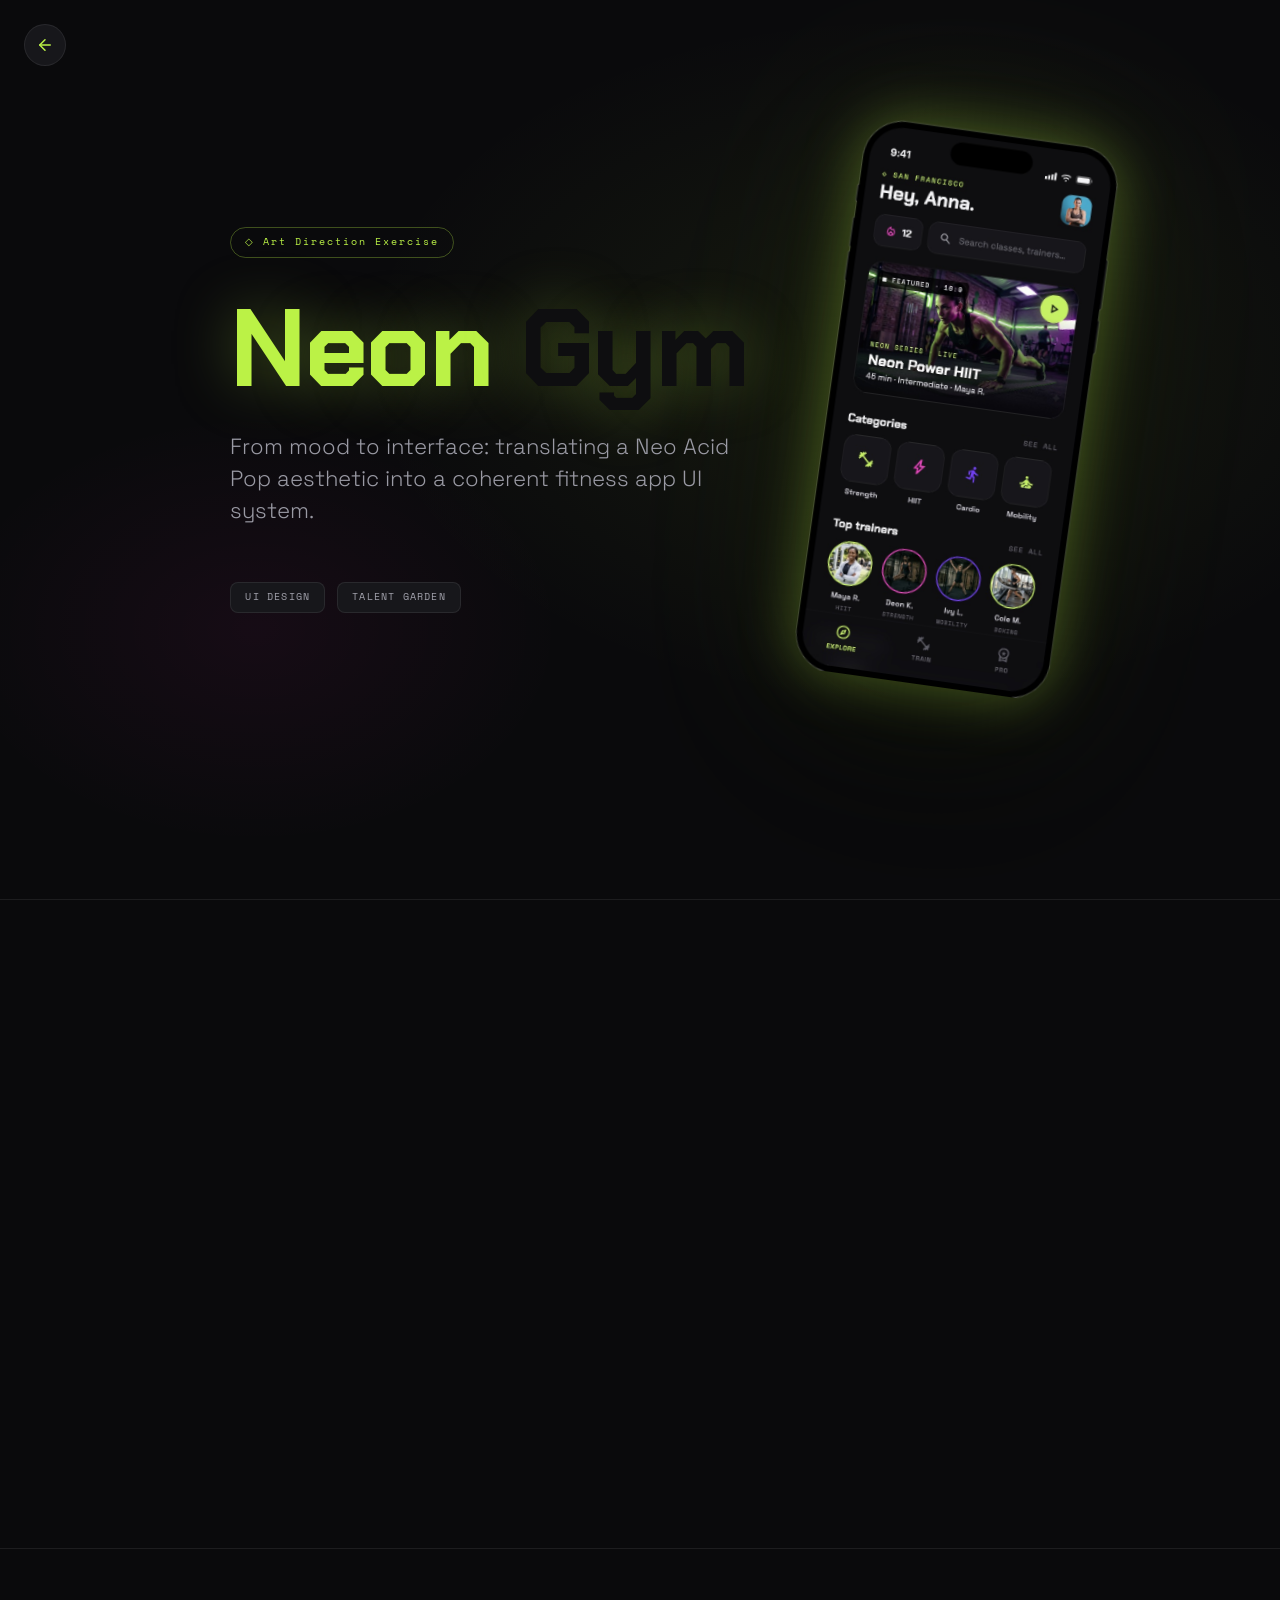
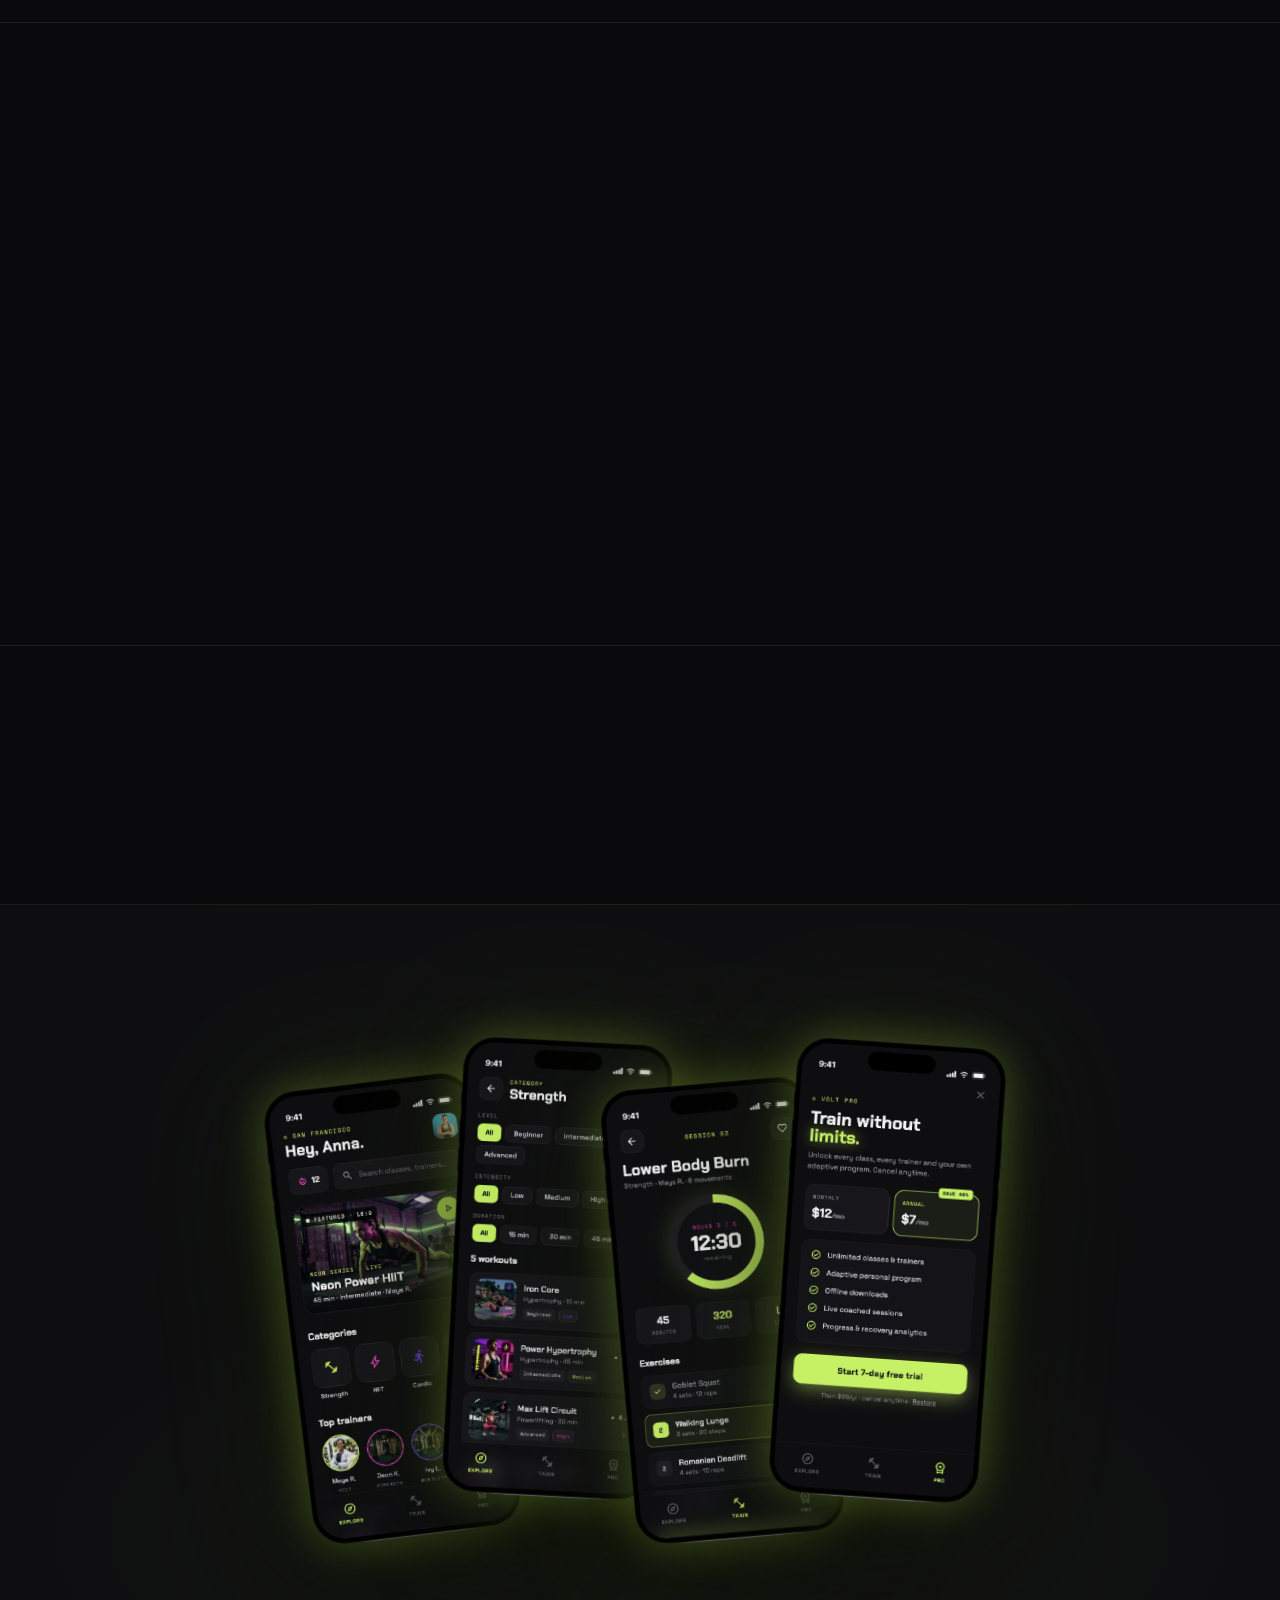
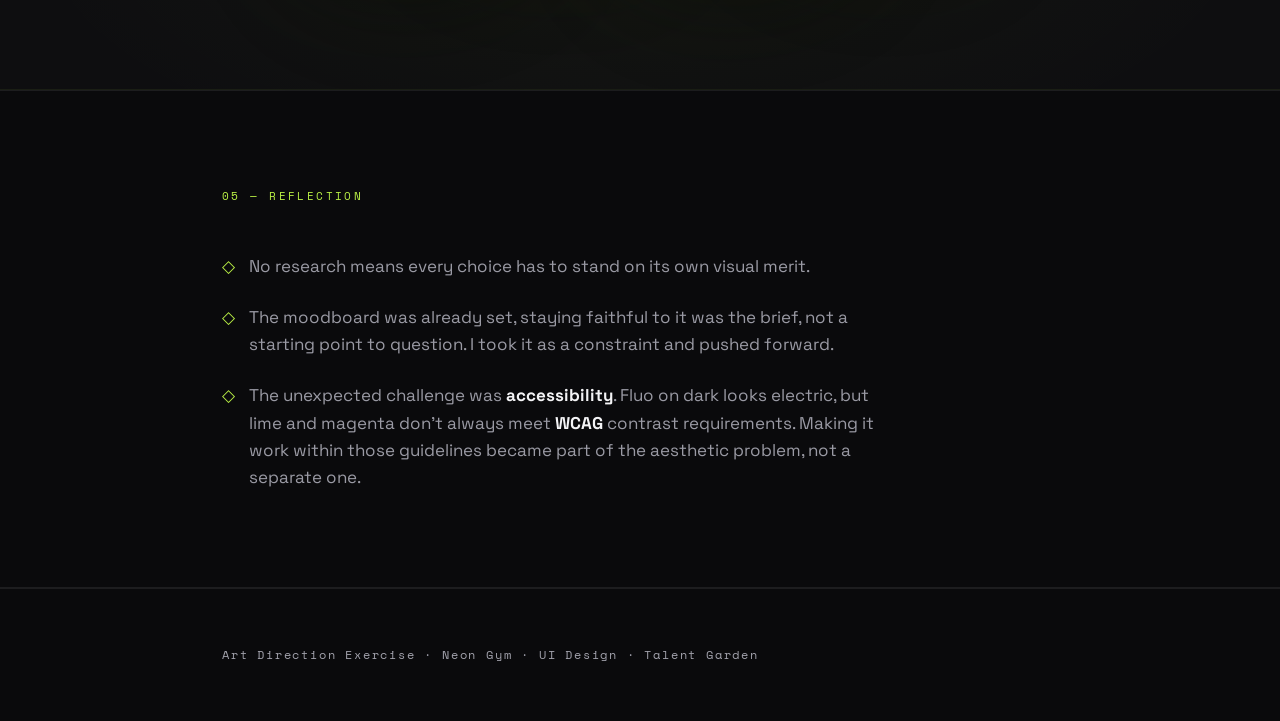
<file: fitness-app/gym-app-neon/Neon_Gym_Case_Study.html>
<!DOCTYPE html>
<html lang="en">

<head>
  <meta charset="UTF-8">
  <meta name="viewport" content="width=device-width, initial-scale=1.0">
  <title>Neon Gym — Case Study · Greta Rondi</title>

  <link rel="preconnect" href="https://fonts.googleapis.com">
  <link rel="preconnect" href="https://fonts.gstatic.com" crossorigin>
  <link
    href="https://fonts.googleapis.com/css2?family=Chakra+Petch:wght@400;600;700&family=Space+Grotesk:wght@300;400;500;600&family=Space+Mono:wght@400;700&display=swap"
    rel="stylesheet">

  <style>
    *,
    *::before,
    *::after {
      box-sizing: border-box;
      margin: 0;
      padding: 0;
    }

    :root {
      --bg: #0A0A0C;
      --bg2: #0E0E10;
      --card: #17171B;
      --surface: #1B1B21;
      --border: rgba(255, 255, 255, .08);
      --lime: #BBF246;
      --mag: #FF2EC4;
      --pur: #7B3BFF;
      --text: #F4F4F6;
      --muted: #9A9AA4;
      --dim: #A3A3AD;
      --font-head: 'Chakra Petch', sans-serif;
      --font-body: 'Space Grotesk', sans-serif;
      --font-mono: 'Space Mono', monospace;
    }

    html {
      scroll-behavior: smooth;
    }

    body {
      background: var(--bg);
      color: var(--text);
      font-family: var(--font-body);
      font-size: 16px;
      line-height: 1.65;
      -webkit-font-smoothing: antialiased;
    }

    /* ── BACK BUTTON ─────────────────────────────────────── */
    .back-btn {
      position: fixed;
      top: 24px;
      left: 24px;
      z-index: 200;
      width: 42px;
      height: 42px;
      border-radius: 50%;
      display: flex;
      align-items: center;
      justify-content: center;
      background: var(--card);
      border: 1px solid var(--border);
      color: var(--lime);
      box-shadow: 0 0 0 0 rgba(187, 242, 70, 0);
      transition: transform .25s ease, border-color .25s ease, box-shadow .25s ease;
    }

    .back-btn svg {
      width: 18px;
      height: 18px;
    }

    .back-btn:hover {
      border-color: var(--lime);
      box-shadow: 0 0 18px rgba(187, 242, 70, 0.25);
      transform: translateX(-2px);
    }

    @media (max-width: 640px) {
      .back-btn {
        top: 16px;
        left: 16px;
        width: 38px;
        height: 38px;
      }
    }

    /* ── REVEAL ANIMATION ─────────────────────────────────── */
    .reveal {
      opacity: 0;
      transform: translateY(28px);
      transition: opacity 0.7s ease, transform 0.7s ease;
    }

    .reveal.visible {
      opacity: 1;
      transform: none;
    }

    .reveal-delay-1 {
      transition-delay: 0.1s;
    }

    .reveal-delay-2 {
      transition-delay: 0.2s;
    }

    .reveal-delay-3 {
      transition-delay: 0.3s;
    }

    .reveal-delay-4 {
      transition-delay: 0.4s;
    }

    .reveal-delay-5 {
      transition-delay: 0.5s;
    }

    /* ── LAYOUT ──────────────────────────────────────────── */
    .container {
      max-width: 900px;
      margin: 0 auto;
      padding: 0 32px;
    }

    section {
      padding: 96px 0;
      border-bottom: 1px solid var(--border);
    }

    section:last-child {
      border-bottom: none;
    }

    /* ── SECTION NUMBER ───────────────────────────────────── */
    .section-num {
      font-family: var(--font-mono);
      font-size: 11px;
      letter-spacing: .22em;
      color: var(--lime);
      margin-bottom: 20px;
      display: block;
    }

    /* ── HEADINGS ─────────────────────────────────────────── */
    h2 {
      font-family: var(--font-head);
      font-weight: 700;
      font-size: clamp(26px, 4vw, 38px);
      color: var(--text);
      line-height: 1.05;
      margin-bottom: 36px;
    }

    h3 {
      font-family: var(--font-head);
      font-weight: 600;
      font-size: 18px;
      color: var(--text);
      margin-bottom: 8px;
    }

    p {
      color: var(--muted);
      font-size: 16px;
      max-width: 680px;
    }

    p+p {
      margin-top: 16px;
    }

    /* ── COVER ────────────────────────────────────────────── */
    #cover {
      min-height: 100vh;
      display: flex;
      align-items: flex-start;
      border-bottom: 1px solid var(--border);
      padding: 140px 0 96px;
      position: relative;
      overflow: hidden;
    }

    #cover::before {
      content: '';
      position: absolute;
      inset: 0;
      background:
        radial-gradient(ellipse 60% 55% at 70% 40%, rgba(187, 242, 70, .07) 0%, transparent 70%),
        radial-gradient(ellipse 40% 40% at 20% 70%, rgba(255, 44, 196, .05) 0%, transparent 60%);
      pointer-events: none;
    }

    .cover-inner {
      position: relative;
      z-index: 1;
    }

    .cover-tag {
      display: inline-flex;
      align-items: center;
      gap: 8px;
      white-space: nowrap;
      font-family: var(--font-mono);
      font-size: 10px;
      letter-spacing: .2em;
      color: var(--lime);
      border: 1px solid rgba(187, 242, 70, .3);
      padding: 6px 14px;
      border-radius: 100px;
      margin-bottom: 40px;
    }

    .cover-tag::before {
      content: '◇';
    }

    .cover-title {
      font-family: var(--font-head);
      font-weight: 700;
      font-size: clamp(64px, 10vw, 110px);
      color: var(--text);
      line-height: .92;
      letter-spacing: -.02em;
      margin-bottom: 32px;
    }

    .cover-title span {
      color: var(--lime);
      text-shadow: 0 0 60px rgba(187, 242, 70, .35);
    }

    .cover-tagline {
      font-family: var(--font-body);
      font-size: clamp(17px, 2vw, 22px);
      color: var(--muted);
      font-weight: 300;
      margin-bottom: 56px;
      max-width: 520px;
      line-height: 1.45;
    }

    .cover-meta {
      display: flex;
      flex-wrap: nowrap;
      gap: 12px;
    }

    .cover-layout {
      display: flex;
      align-items: center;
      justify-content: center;
      gap: 0;
    }

    .cover-device-wrap {
      flex-shrink: 0;
      display: flex;
      align-items: center;
      justify-content: center;
      padding-left: 32px;
    }

    .cover-device {
      height: 560px;
      width: auto;
      transform: rotate(8deg) translateY(-16px);
      transform-origin: center bottom;
      filter:
        drop-shadow(0 0 28px rgba(187,242,70,.32))
        drop-shadow(0 0 72px rgba(187,242,70,.12))
        drop-shadow(0 48px 88px rgba(0,0,0,.88));
    }

    .tag-pill {
      font-family: var(--font-mono);
      font-size: 10px;
      letter-spacing: .12em;
      color: var(--dim);
      background: var(--card);
      border: 1px solid var(--border);
      padding: 6px 14px;
      border-radius: 8px;
    }

    /* ── BRIEF ────────────────────────────────────────────── */
    .brief-grid {
      display: grid;
      grid-template-columns: 1fr 1fr;
      gap: 24px;
      margin-top: 40px;
    }

    .brief-card {
      background: var(--card);
      border: 1px solid var(--border);
      border-radius: 18px;
      padding: 28px;
    }

    .brief-card-label {
      font-family: var(--font-mono);
      font-size: 9px;
      letter-spacing: .2em;
      color: var(--dim);
      margin-bottom: 10px;
      display: block;
    }

    .brief-card-value {
      font-family: var(--font-head);
      font-size: 18px;
      font-weight: 600;
      color: var(--text);
    }

    .honest-tag {
      display: inline-block;
      font-family: var(--font-mono);
      font-size: 10px;
      letter-spacing: .12em;
      color: var(--lime);
      background: rgba(187, 242, 70, .08);
      border: 1px solid rgba(187, 242, 70, .25);
      padding: 5px 12px;
      border-radius: 7px;
      margin-top: 28px;
    }

    /* ── MOODBOARD ────────────────────────────────────────── */
    .moodboard-img-wrap {
      width: 100%;
      border-radius: 20px;
      overflow: hidden;
      border: 1px solid var(--border);
      margin: 40px 0;
      background: var(--card);
      position: relative;
    }

    .moodboard-img-wrap img {
      width: 100%;
      display: block;
    }

    .moodboard-img-placeholder {
      width: 100%;
      aspect-ratio: 16/7;
      background: repeating-linear-gradient(135deg, #17171B 0 12px, #1b1b21 12px 24px);
      display: flex;
      align-items: center;
      justify-content: center;
      font-family: var(--font-mono);
      font-size: 11px;
      letter-spacing: .15em;
      color: var(--dim);
    }

    .reading-grid {
      display: grid;
      grid-template-columns: 1fr 1fr;
      gap: 16px;
      margin-top: 40px;
    }

    .reading-card {
      background: var(--card);
      border: 1px solid var(--border);
      border-radius: 16px;
      padding: 24px 26px;
    }

    .reading-card-label {
      font-family: var(--font-mono);
      font-size: 9px;
      letter-spacing: .2em;
      color: var(--lime);
      margin-bottom: 10px;
      display: block;
    }

    .reading-card p {
      font-size: 14px;
      max-width: 100%;
    }

    .color-dots {
      display: flex;
      gap: 8px;
      margin: 12px 0 4px;
    }

    .dot {
      width: 28px;
      height: 28px;
      border-radius: 50%;
      flex-shrink: 0;
    }

    /* ── DECISIONS ────────────────────────────────────────── */
    .decision {
      display: grid;
      grid-template-columns: 48px 1fr;
      gap: 0 28px;
      padding: 36px 0;
      border-bottom: 1px solid var(--border);
      align-items: start;
    }

    .decision:last-child {
      border-bottom: none;
    }

    .decision-num {
      font-family: var(--font-mono);
      font-size: 13px;
      color: var(--lime);
      padding-top: 3px;
    }

    .decision h3 {
      font-size: 20px;
      margin-bottom: 12px;
    }

    .decision p {
      font-size: 15px;
    }

    .decision-demo {
      margin-top: 20px;
      display: flex;
      gap: 10px;
      align-items: center;
      flex-wrap: wrap;
    }

    /* ── SCREENS ──────────────────────────────────────────── */
    .screens-grid {
      display: grid;
      grid-template-columns: repeat(3, 1fr);
      gap: 28px;
      margin-top: 48px;
      align-items: start;
    }

    .screen-item {}

    .phone-frame {
      width: 100%;
      aspect-ratio: 390/844;
      border-radius: 36px;
      background: #0E0E10;
      border: 7px solid #000;
      overflow: hidden;
      position: relative;
      box-shadow: 0 32px 80px rgba(0, 0, 0, .6), 0 4px 12px rgba(0, 0, 0, .3);
    }

    .phone-frame img {
      width: 100%;
      height: 100%;
      object-fit: cover;
      display: block;
    }

    .phone-frame-placeholder {
      width: 100%;
      height: 100%;
      background: repeating-linear-gradient(135deg, #191920 0 12px, #212029 12px 24px);
      display: flex;
      align-items: center;
      justify-content: center;
    }

    /* Embedded mini-prototype */
    .phone-embed {
      width: 100%;
      height: 100%;
      border: none;
      display: block;
      transform-origin: top left;
      pointer-events: none;
    }

    .screen-label {
      font-family: var(--font-mono);
      font-size: 9px;
      letter-spacing: .18em;
      color: var(--lime);
      margin-top: 16px;
      margin-bottom: 6px;
      display: block;
    }

    .screen-title {
      font-family: var(--font-head);
      font-weight: 700;
      font-size: 15px;
      color: var(--text);
      margin-bottom: 10px;
    }

    .screen-desc {
      font-size: 13px;
      color: var(--muted);
      max-width: 100%;
      line-height: 1.55;
    }

    .annotation {
      display: flex;
      gap: 8px;
      margin-top: 10px;
      font-size: 12px;
      color: var(--dim);
    }

    .annotation::before {
      content: '→';
      color: var(--lime);
      flex-shrink: 0;
    }

    /* ── PROTOTYPE LINK ──────────────────────────────────── */
    .proto-link-wrap {
      margin-top: 48px;
      background: var(--card);
      border: 1px solid var(--border);
      border-radius: 18px;
      padding: 32px 36px;
      display: flex;
      align-items: center;
      justify-content: space-between;
      gap: 24px;
      flex-wrap: wrap;
    }

    .proto-link-text {}

    .proto-link-text p {
      font-size: 14px;
      margin-top: 6px;
    }

    .proto-btn {
      display: inline-flex;
      align-items: center;
      gap: 10px;
      background: var(--lime);
      color: #0E0E10;
      font-family: var(--font-head);
      font-weight: 700;
      font-size: 14px;
      letter-spacing: .03em;
      padding: 14px 28px;
      border-radius: 12px;
      text-decoration: none;
      white-space: nowrap;
      box-shadow: 0 8px 28px rgba(187, 242, 70, .3);
      transition: box-shadow .2s ease, transform .15s ease;
      flex-shrink: 0;
    }

    .proto-btn:hover {
      box-shadow: 0 12px 40px rgba(187, 242, 70, .5);
      transform: translateY(-2px);
    }

    .proto-btn svg {
      flex-shrink: 0;
    }

    /* ── REFLECTION ───────────────────────────────────────── */
    .reflection-body {
      font-size: 17px;
      line-height: 1.75;
      max-width: 700px;
      color: var(--muted);
    }

    .reflection-body strong {
      color: var(--text);
      font-weight: 500;
    }

    /* ── FOOTER ───────────────────────────────────────────── */
    footer {
      padding: 56px 0;
      border-top: 1px solid var(--border);
    }

    .footer-inner {
      display: flex;
      justify-content: space-between;
      align-items: center;
      flex-wrap: wrap;
      gap: 16px;
    }

    .footer-logo {
      font-family: var(--font-mono);
      font-size: 12px;
      letter-spacing: .15em;
      color: var(--dim);
    }

    .footer-back {
      font-family: var(--font-mono);
      font-size: 11px;
      letter-spacing: .12em;
      color: var(--dim);
      text-decoration: none;
      transition: color .2s;
    }

    .footer-back:hover {
      color: var(--lime);
    }

    /* ── INLINE COLOR SAMPLE ──────────────────────────────── */
    .color-sample {
      display: inline-block;
      width: 12px;
      height: 12px;
      border-radius: 3px;
      vertical-align: middle;
      margin-right: 4px;
    }

    /* ── CHIP DEMO ────────────────────────────────────────── */
    .chip-demo {
      display: flex;
      gap: 8px;
      flex-wrap: wrap;
      margin-top: 16px;
    }

    .chip {
      padding: 7px 14px;
      border-radius: 10px;
      font-family: var(--font-body);
      font-size: 13px;
      font-weight: 500;
    }

    .chip-inactive {
      background: var(--surface);
      color: var(--muted);
      border: 1px solid rgba(255, 255, 255, .1);
    }

    .chip-active {
      background: var(--lime);
      color: #0E0E10;
      font-weight: 700;
    }

    /* ── TYPE DEMO ────────────────────────────────────────── */
    .type-demo-row {
      display: flex;
      gap: 6px;
      align-items: baseline;
      padding: 14px 0;
      border-bottom: 1px solid var(--border);
    }

    .type-demo-row:last-child {
      border-bottom: none;
    }

    .type-demo-label {
      font-family: var(--font-mono);
      font-size: 9px;
      letter-spacing: .15em;
      color: var(--dim);
      min-width: 120px;
    }

    .type-demo-sample {
      color: var(--text);
    }

    /* ── BLUEPRINT CANVAS ─────────────────────────────────── */
    .blueprint-canvas {
      background:
        radial-gradient(ellipse 75% 50% at 50% 80%, rgba(187,242,70,.04) 0%, transparent 65%),
        #0E0E10;
      width: 100%;
      padding: 56px 0 68px;
      box-sizing: border-box;
      position: relative;
      border-top: 1px solid rgba(187,242,70,.07);
      border-bottom: 1px solid rgba(187,242,70,.07);
    }

    .blueprint-inner {
      position: relative;
      width: 1060px;
      max-width: 100%;
      height: 660px;
      margin: 0 auto;
      overflow: visible;
    }

    .bp-svg {
      position: absolute;
      inset: 0;
      width: 100%;
      height: 100%;
      pointer-events: none;
      z-index: 4;
      overflow: visible;
    }

    .bp-device-img {
      position: absolute;
      height: 520px;
      width: auto;
      filter:
        drop-shadow(0 0 22px rgba(187,242,70,.28))
        drop-shadow(0 0 64px rgba(187,242,70,.10))
        drop-shadow(0 32px 72px rgba(0,0,0,.90));
      transform-origin: center center;
    }

    .bp-ann {
      position: absolute;
      display: flex;
      flex-direction: column;
      gap: 4px;
      z-index: 10;
    }

    .bp-ann-label {
      font-family: var(--font-mono);
      font-size: 9px;
      letter-spacing: .2em;
      color: var(--lime);
      text-transform: uppercase;
      line-height: 1;
    }

    .bp-ann-sub {
      font-family: var(--font-mono);
      font-size: 10px;
      color: #9A9AA4;
      line-height: 1.52;
      letter-spacing: .03em;
    }

    /* ── FOCUS ───────────────────────────────────────────── */
    a:focus-visible {
      outline: 2px solid var(--lime);
      outline-offset: 3px;
      border-radius: 4px;
    }

    /* ── REDUCED MOTION ──────────────────────────────────── */
    @media (prefers-reduced-motion: reduce) {
      .reveal {
        opacity: 1;
        transform: none;
        transition: none;
      }
    }

    /* ── RESPONSIVE ───────────────────────────────────────── */
    @media (max-width: 720px) {
      .container {
        padding: 0 20px;
      }

      section {
        padding: 64px 0;
      }

      .brief-grid {
        grid-template-columns: 1fr;
      }

      .reading-grid {
        grid-template-columns: 1fr;
      }

      .screens-grid {
        grid-template-columns: 1fr;
        max-width: 320px;
        margin-left: auto;
        margin-right: auto;
      }

      .blueprint-canvas { padding: 40px 16px 48px; }
      .blueprint-inner {
        height: auto;
        display: flex;
        flex-direction: column;
        align-items: center;
        gap: 28px;
      }
      .bp-device-img {
        position: static !important;
        transform: none !important;
        height: 360px;
      }

      .cover-layout {
        flex-direction: column;
        gap: 40px;
      }

      .cover-device-wrap {
        padding-left: 0;
      }

      .cover-device {
        height: 340px;
        transform: rotate(6deg) translateY(0);
        animation: none;
      }

      .cover-title {
        font-size: 56px;
      }

      .decision {
        grid-template-columns: 1fr;
      }

      .decision-num {
        font-size: 11px;
        margin-bottom: 8px;
      }

      .proto-link-wrap {
        flex-direction: column;
        align-items: flex-start;
      }

      .footer-inner {
        flex-direction: column;
        align-items: flex-start;
      }
    }
  </style>
</head>

<body>

  <a class="back-btn" href="../../index.html" aria-label="Back to portfolio">
    <svg viewBox="0 0 24 24" fill="none" stroke="currentColor" stroke-width="2" stroke-linecap="round" stroke-linejoin="round" aria-hidden="true">
      <line x1="19" y1="12" x2="5" y2="12"></line>
      <polyline points="12 19 5 12 12 5"></polyline>
    </svg>
  </a>

  <!-- ══════════════════════════════════════════════════════
       COVER
  ══════════════════════════════════════════════════════════ -->
  <section id="cover">
    <div class="container">
      <div class="cover-layout">

        <div class="cover-inner">

          <div class="cover-tag reveal">
            Art Direction Exercise
          </div>

          <h1 class="cover-title reveal reveal-delay-1" style="white-space:nowrap;">
            <span>Neon</span><span style="color:#0E0E10;"> Gym</span>
          </h1>

          <p class="cover-tagline reveal reveal-delay-2">
            From mood to interface: translating a Neo Acid Pop aesthetic
            into a coherent fitness app UI system.
          </p>

          <div class="cover-meta reveal reveal-delay-3">
            <span class="tag-pill">UI DESIGN</span>
            <span class="tag-pill">TALENT GARDEN</span>
          </div>

        </div>

        <div class="cover-device-wrap reveal reveal-delay-2">
          <img src="uploads/Home_1_iphone17.png" alt="Neon Gym app — Home screen" class="cover-device">
        </div>

      </div>
    </div>
  </section>


  <!-- ══════════════════════════════════════════════════════
       01 — THE BRIEF
  ══════════════════════════════════════════════════════════ -->
  <section id="brief">
    <div class="container">

      <span class="section-num reveal">01 — THE BRIEF</span>
      <h2 class="reveal">First assignment.</h2>

      <p class="reveal reveal-delay-2">
        Define the visual identity of a fitness brand that spans bodyweight training,
        free weights, and gym equipment.
      </p>

      <div class="brief-grid">
        <div class="brief-card reveal reveal-delay-1">
          <span class="brief-card-label">CONTEXT</span>
          <div class="brief-card-value">UX/UI Design Master · Talent Garden</div>
        </div>
        <div class="brief-card reveal reveal-delay-2">
          <span class="brief-card-label">MODULE</span>
          <div class="brief-card-value">Art Direction</div>
        </div>
        <div class="brief-card reveal reveal-delay-3">
          <span class="brief-card-label">DELIVERABLE</span>
          <div class="brief-card-value">Moodboard</div>
        </div>
        <div class="brief-card reveal reveal-delay-4">
          <span class="brief-card-label">TIME</span>
          <div class="brief-card-value">20 min</div>
        </div>
      </div>

    </div>
  </section>


  <!-- ══════════════════════════════════════════════════════
       02 — READING THE MOODBOARD
  ══════════════════════════════════════════════════════════ -->
  <section id="moodboard">
    <div class="container">

      <span class="section-num reveal">02 — READING THE MOODBOARD</span>
      <h2 class="reveal">What the moodboard said.</h2>

      <p class="reveal reveal-delay-1">
        The aesthetic draws from two references:
      </p>
      <ul role="list" class="reveal reveal-delay-2"
        style="margin-top:16px; padding-left:0; list-style:none; max-width:680px; display:flex; flex-direction:column; gap:10px; color:var(--muted); font-size:16px;">
        <li style="display:flex; gap:12px;"><span style="color:var(--lime); flex-shrink:0;">—</span><span><strong
              style="color:var(--text);">The raw, excessive energy of 80s gym culture:</strong> diamond-plate metal,
            neon signage, bodies pushed to the limit.</span></li>
        <li style="display:flex; gap:12px;"><span style="color:var(--lime); flex-shrink:0;">—</span><span><strong
              style="color:var(--text);">Neo Acid Pop:</strong> a visual language built on fluo colour, dark surfaces,
            and graphic excess.</span></li>
      </ul>
      <p class="reveal reveal-delay-3" style="margin-top:20px;">
        The result is an identity that feels physical, electric, and unapologetically loud.
      </p>

      <!-- Moodboard image -->
      <div class="moodboard-img-wrap reveal reveal-delay-2">
        <img src="uploads/Moodboard_updated.png" alt="Neo Acid Pop Moodboard"
          onerror="this.style.display='none'; this.nextElementSibling.style.display='flex';">
        <div class="moodboard-img-placeholder" style="display:none;">
          MOODBOARD_UPDATED.PNG — Neo Acid Pop
        </div>
      </div>

      <!-- Reading cards -->
      <div class="reading-grid">

        <div class="reading-card reveal reveal-delay-1">
          <span class="reading-card-label">STYLE</span>
          <h3>Neo Acid Pop</h3>
          <p><strong style="color:var(--text);">80s gym energy:</strong> excess, fluorescence, raw physicality. <br>The gym as a <strong style="color:var(--text);">stage</strong>,
            not a utility space. Every visual choice screams rather than whispers.</p>
        </div>

        <div class="reading-card reveal reveal-delay-2">
          <span class="reading-card-label">PALETTE</span>
          <h3>Dark stage, neon performers</h3>
          <div class="color-dots">
            <div class="dot" style="background:#0E0E10; border:1px solid rgba(255,255,255,.15);" title="#0E0E10"></div>
            <div class="dot" style="background:#17171B; border:1px solid rgba(255,255,255,.1);" title="#17171B"></div>
            <div class="dot" style="background:#BBF246; box-shadow:0 0 12px rgba(187,242,70,.5);" title="#BBF246"></div>
            <div class="dot" style="background:#FF2EC4; box-shadow:0 0 12px rgba(255,44,196,.5);" title="#FF2EC4"></div>
            <div class="dot" style="background:#7B3BFF; box-shadow:0 0 12px rgba(123,59,255,.5);" title="#7B3BFF"></div>
          </div>
          <p style="margin-top:8px;">The dark base (#0E0E10, #17171B) is the void that makes neon possible.
            Lime = action. Magenta = intensity. Purple = depth.</p>
        </div>

        <div class="reading-card reveal reveal-delay-3">
          <span class="reading-card-label">TYPOGRAPHY</span>
          <div style="display:flex; flex-direction:column; gap:16px; margin-top:4px;">
            <p style="max-width:100%; font-size:14px;"><span
                style="font-family:'Chakra Petch',sans-serif; font-weight:700; color:var(--text);">Chakra Petch</span> —
              angular, technical, retrofuturist. It carries the weight of the 80s gym aesthetic without quoting it
              literally.</p>
            <p style="max-width:100%; font-size:14px;"><span
                style="font-family:'Space Mono',monospace; color:var(--text); text-transform:uppercase; letter-spacing:.12em;">Space
                Mono</span> — monospaced type reads as machine output, performance metrics, precision.</p>
            <p style="max-width:100%; font-size:14px;"><span
                style="font-family:'Space Grotesk',sans-serif; font-weight:600; color:var(--text);">Space Grotesk</span>
              — for everything in between, modern, neutral, legible.</p>
          </div>
        </div>

        <div class="reading-card reveal reveal-delay-4">
          <span class="reading-card-label">TEXTURE & IMAGERY</span>
          <h3>Metal meets digital</h3>
          <p><strong style="color:var(--text);">Diamond-plate texture:</strong> the physicality of a real gym bleeding into the screen.
            <br>Bodies in motion, neon-lit environments, dark backgrounds. This is <strong style="color:var(--text);">performance</strong>,
            not wellness. <br>The UI should feel like the gym smells. Urgent and alive.
          </p>
        </div>

      </div>

    </div>
  </section>


  <!-- ══════════════════════════════════════════════════════
       03 — THE SECOND BRIEF
  ══════════════════════════════════════════════════════════ -->
  <section id="second-brief">
    <div class="container">

      <span class="section-num reveal">03 — THE CHALLENGE</span>
      <h2 class="reveal">A second brief.</h2>

      <p class="reveal reveal-delay-1">
        Take the moodboard and design three screens of the fitness app.
      </p>

      <div class="brief-grid">
        <div class="brief-card reveal reveal-delay-1">
          <span class="brief-card-label">DELIVERABLE</span>
          <div class="brief-card-value">3 Screens · Interactive Prototype</div>
        </div>
        <div class="brief-card reveal reveal-delay-2">
          <span class="brief-card-label">SCREENS</span>
          <div class="brief-card-value">Explore · Training Session · Paywall</div>
        </div>
        <div class="brief-card reveal reveal-delay-3">
          <span class="brief-card-label">TOOLS</span>
          <div class="brief-card-value">Figma, Miro</div>
        </div>
        <div class="brief-card reveal reveal-delay-4">
          <span class="brief-card-label">TIME</span>
          <div class="brief-card-value">8 hours</div>
        </div>
      </div>

    </div>
  </section>


  <!-- ══════════════════════════════════════════════════════
       04 — THE SCREENS
  ══════════════════════════════════════════════════════════ -->
  <section id="screens" style="padding:0;">

    <div class="container" style="padding-top:96px;padding-bottom:48px;">
      <span class="section-num reveal">04 — THE SCREENS</span>
      <h2 class="reveal">Three screens. One system.</h2>
    </div>

    <!-- Blueprint / schematic free-canvas composition -->
    <div class="blueprint-canvas">
      <div class="blueprint-inner">

        <!-- Phone 1 — Explore / Home -->
        <img src="uploads/Screen_4_Explore.png" alt="Explore screen" class="bp-device-img"
          style="left:145px;top:88px;transform:rotate(-7deg);z-index:1;">

        <!-- Phone 2 — Category / Filters -->
        <img src="uploads/Screen_1_Category.png" alt="Category filter screen" class="bp-device-img"
          style="left:310px;top:48px;transform:rotate(3deg);z-index:2;">

        <!-- Phone 3 — Training Session -->
        <img src="uploads/Screen_3_Training.png" alt="Training session screen" class="bp-device-img"
          style="left:475px;top:90px;transform:rotate(-5deg);z-index:3;">

        <!-- Phone 4 — Paywall / Pro -->
        <img src="uploads/Screen_2_Paywall.png" alt="Pro paywall screen" class="bp-device-img"
          style="left:640px;top:50px;transform:rotate(4deg);z-index:4;">

      </div>
    </div>

  </section>


  <!-- ══════════════════════════════════════════════════════
       05 — REFLECTION
  ══════════════════════════════════════════════════════════ -->
  <section id="reflection">
    <div class="container">

      <span class="section-num reveal">05 — REFLECTION</span>

      <ul role="list" class="reveal reveal-delay-1"
        style="margin-top:48px; padding-left:0; list-style:none; max-width:680px; display:flex; flex-direction:column; gap:24px; color:var(--muted); font-size:17px; line-height:1.6;">
        <li style="display:flex; gap:14px;"><span style="color:var(--lime); flex-shrink:0;">◇</span><span>No research means every choice has to stand on its own visual merit.</span></li>
        <li style="display:flex; gap:14px;"><span style="color:var(--lime); flex-shrink:0;">◇</span><span>The moodboard was already set, staying faithful to it was the brief, not a starting point to question. I took it as a constraint and pushed forward.</span></li>
        <li style="display:flex; gap:14px;"><span style="color:var(--lime); flex-shrink:0;">◇</span><span>The unexpected challenge was <strong style="color:var(--text);">accessibility</strong>. Fluo on dark looks electric, but lime and magenta don't always meet <strong style="color:var(--text);">WCAG</strong> contrast requirements. Making it work within those guidelines became part of the aesthetic problem, not a separate one.</span></li>
      </ul>

    </div>
  </section>


  <!-- ══════════════════════════════════════════════════════
       FOOTER
  ══════════════════════════════════════════════════════════ -->
  <footer>
    <div class="container">
      <div class="footer-inner">
        <span class="footer-logo">Art Direction Exercise · Neon Gym · UI Design · Talent Garden</span>
      </div>
    </div>
  </footer>


  <!-- ══════════════════════════════════════════════════════
       SCROLL REVEAL
  ══════════════════════════════════════════════════════════ -->
  <script>
    (function () {
      const observer = new IntersectionObserver(
        (entries) => {
          entries.forEach(entry => {
            if (entry.isIntersecting) {
              entry.target.classList.add('visible');
              observer.unobserve(entry.target);
            }
          });
        },
        { threshold: 0.1, rootMargin: '0px 0px -40px 0px' }
      );

      // Trigger immediately for cover elements
      document.querySelectorAll('#cover .reveal').forEach(el => {
        el.classList.add('visible');
      });

      // Observe the rest
      document.querySelectorAll('.reveal:not(#cover .reveal)').forEach(el => {
        observer.observe(el);
      });
    })();
  </script>

</body>

</html>
</file>
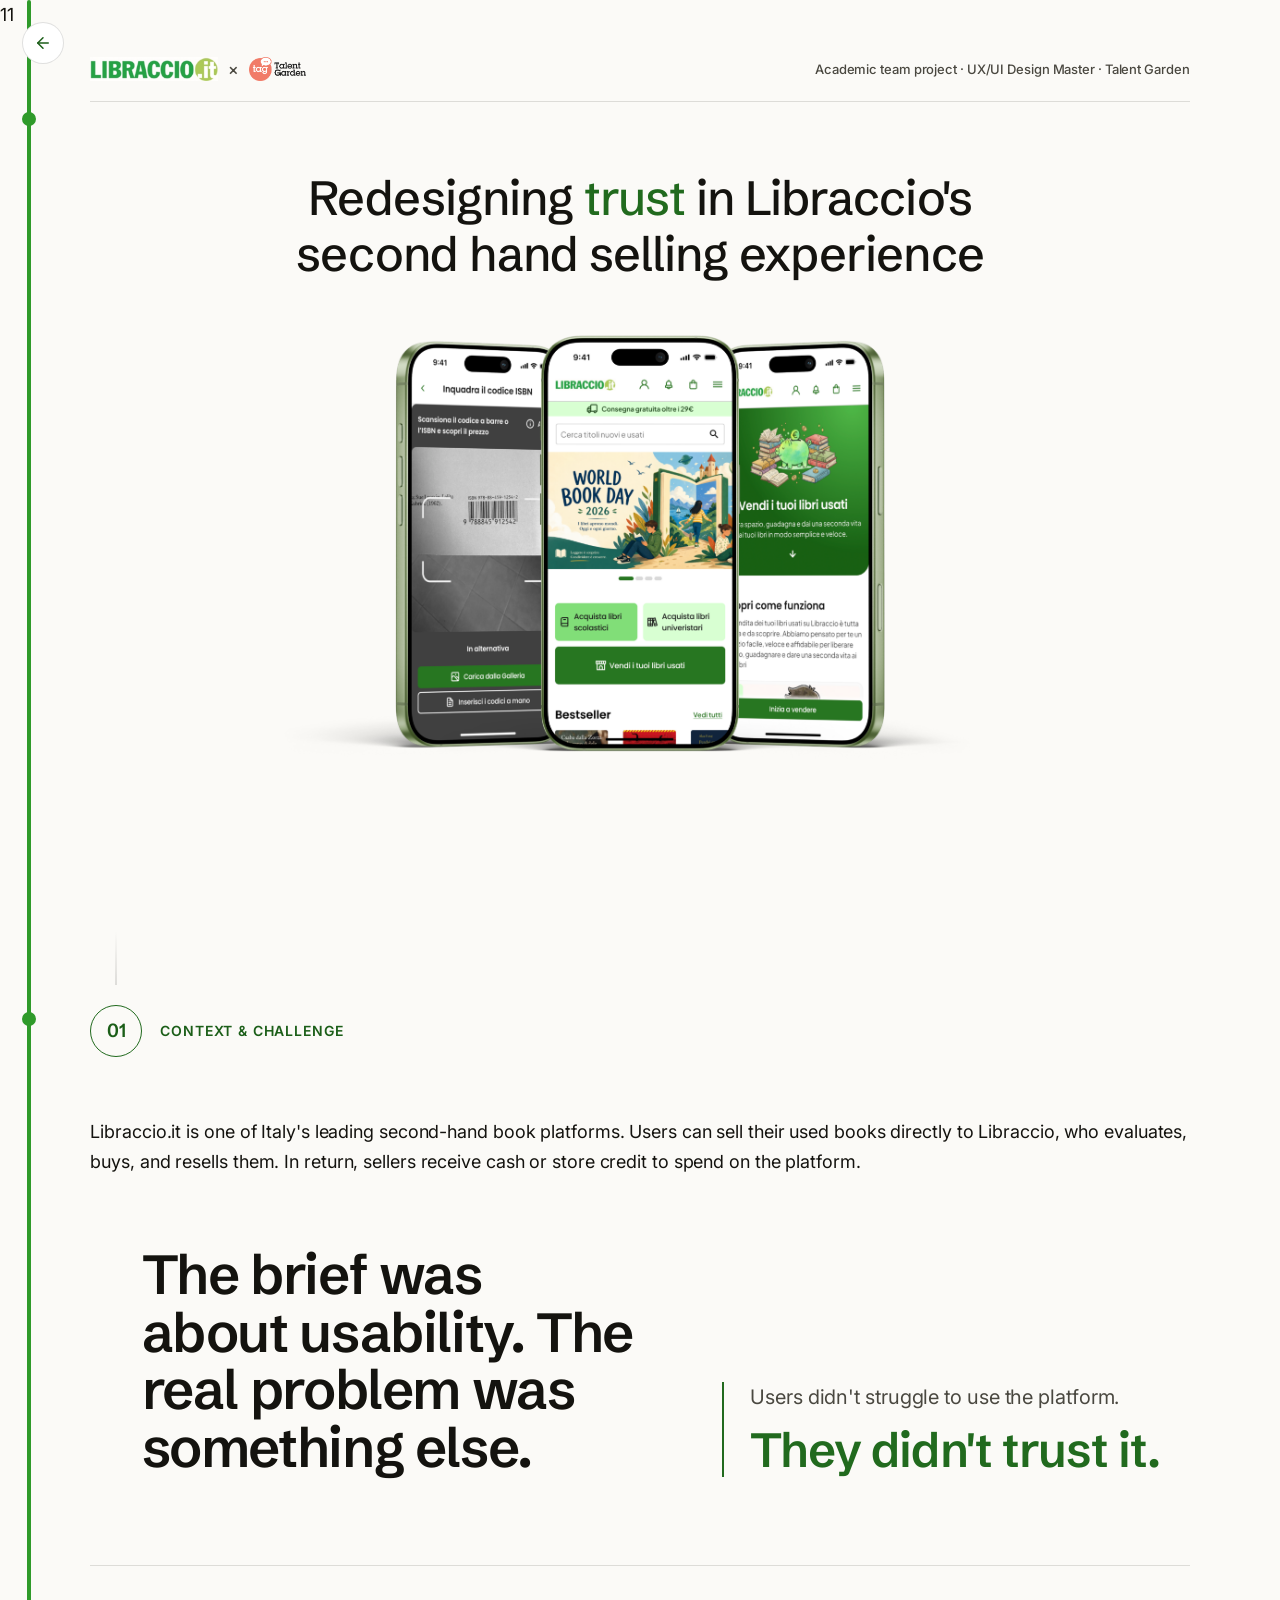
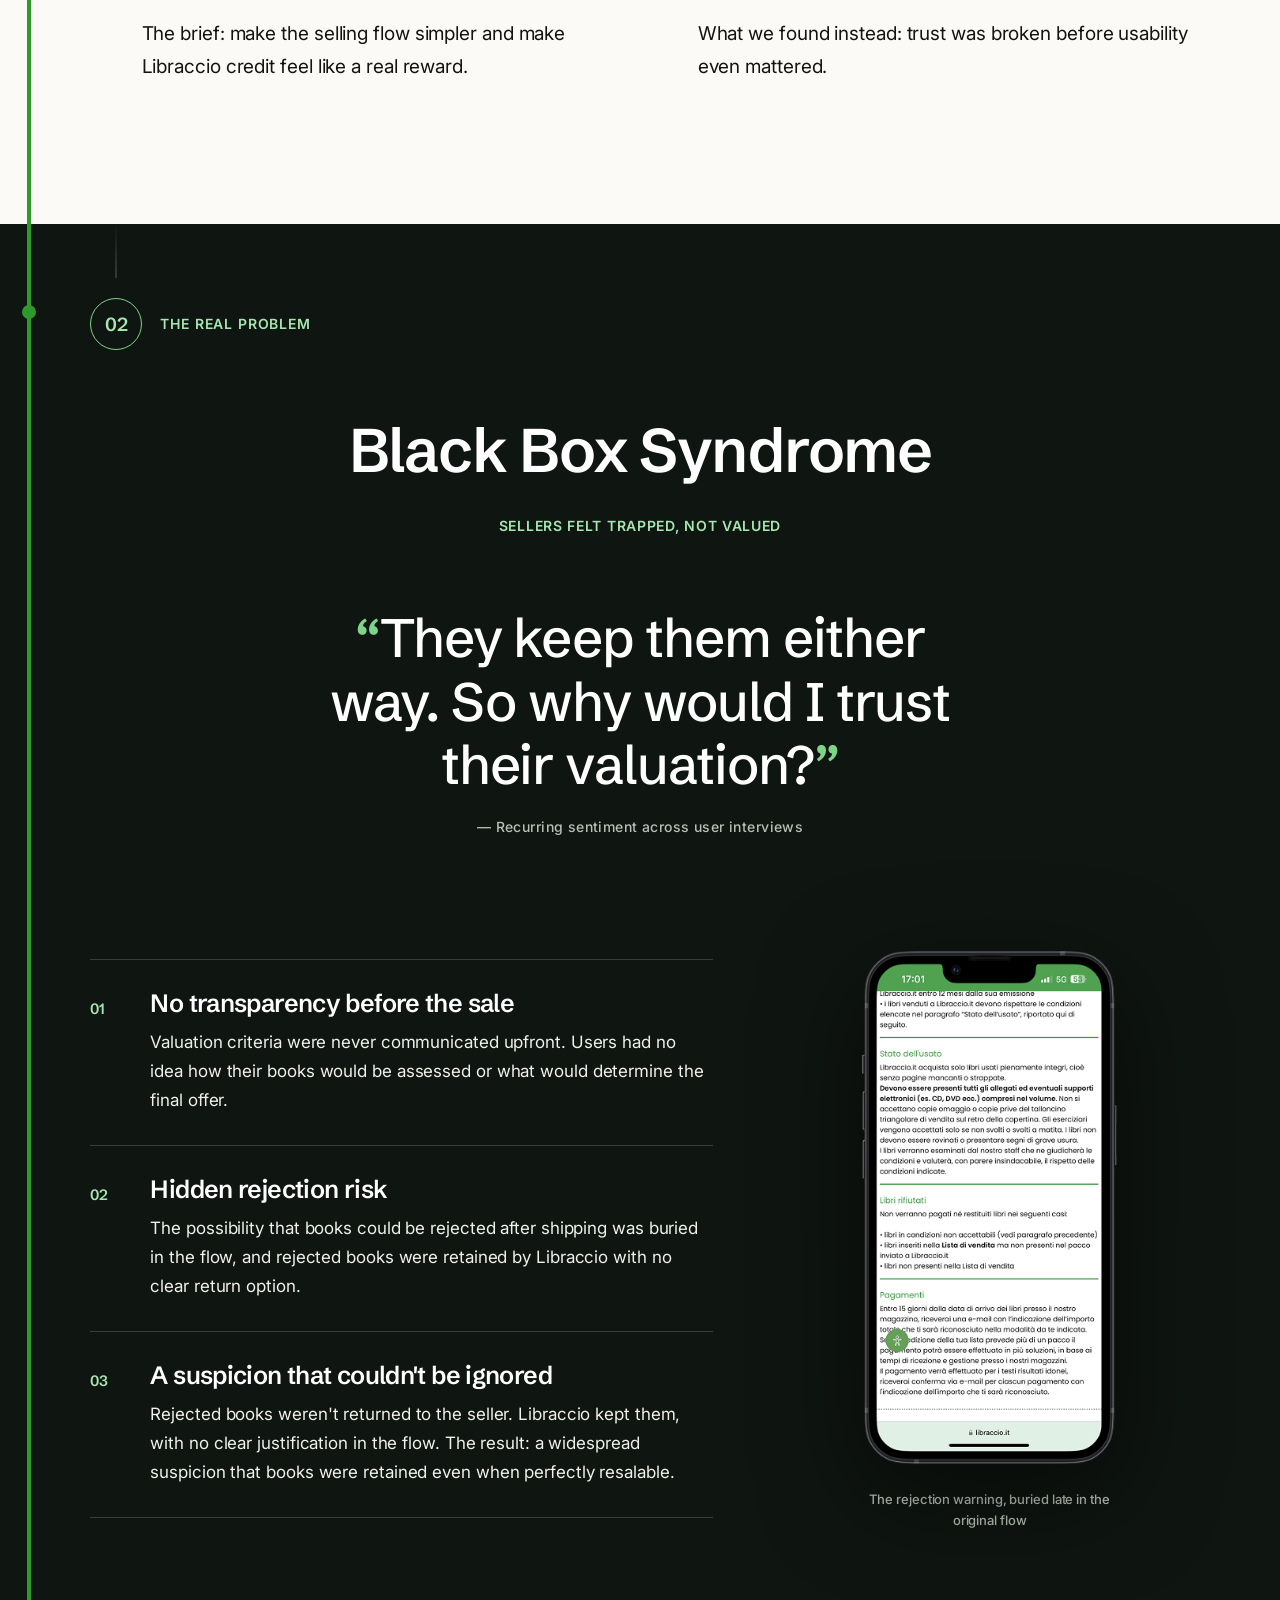
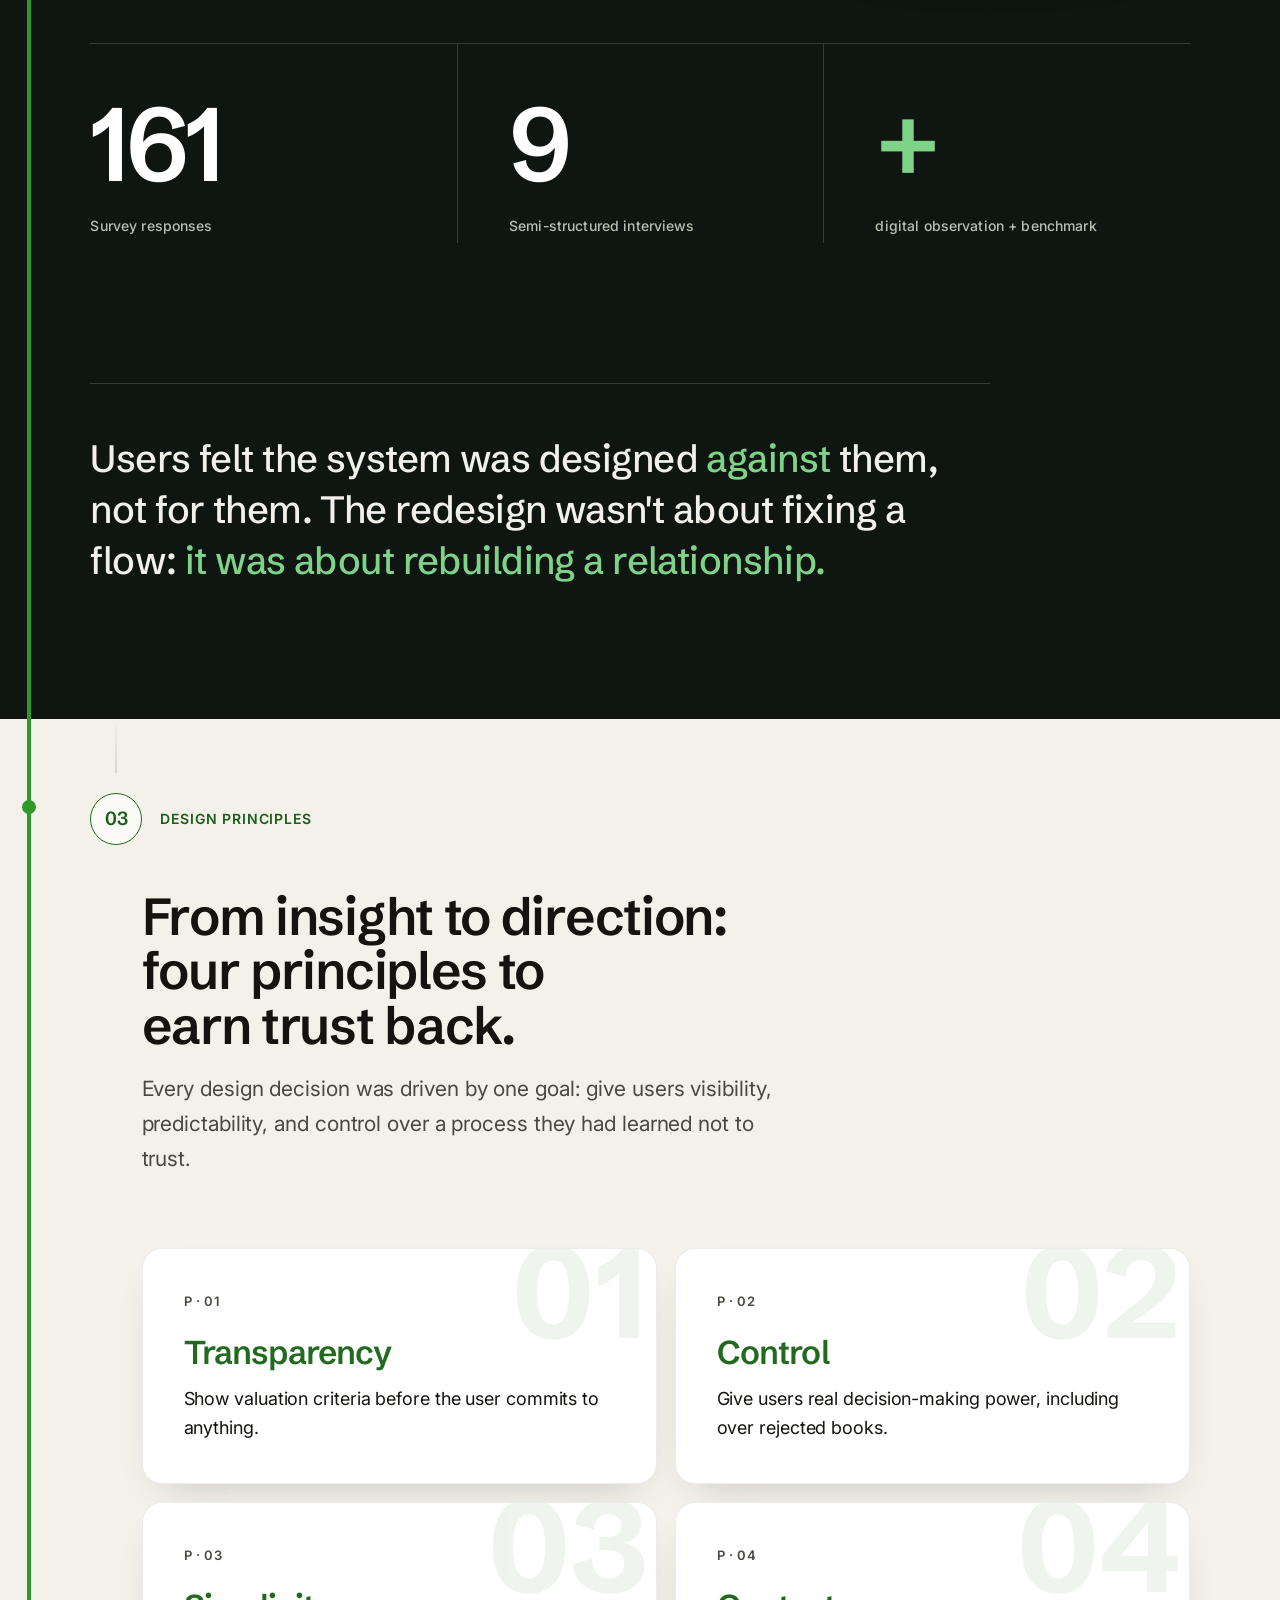
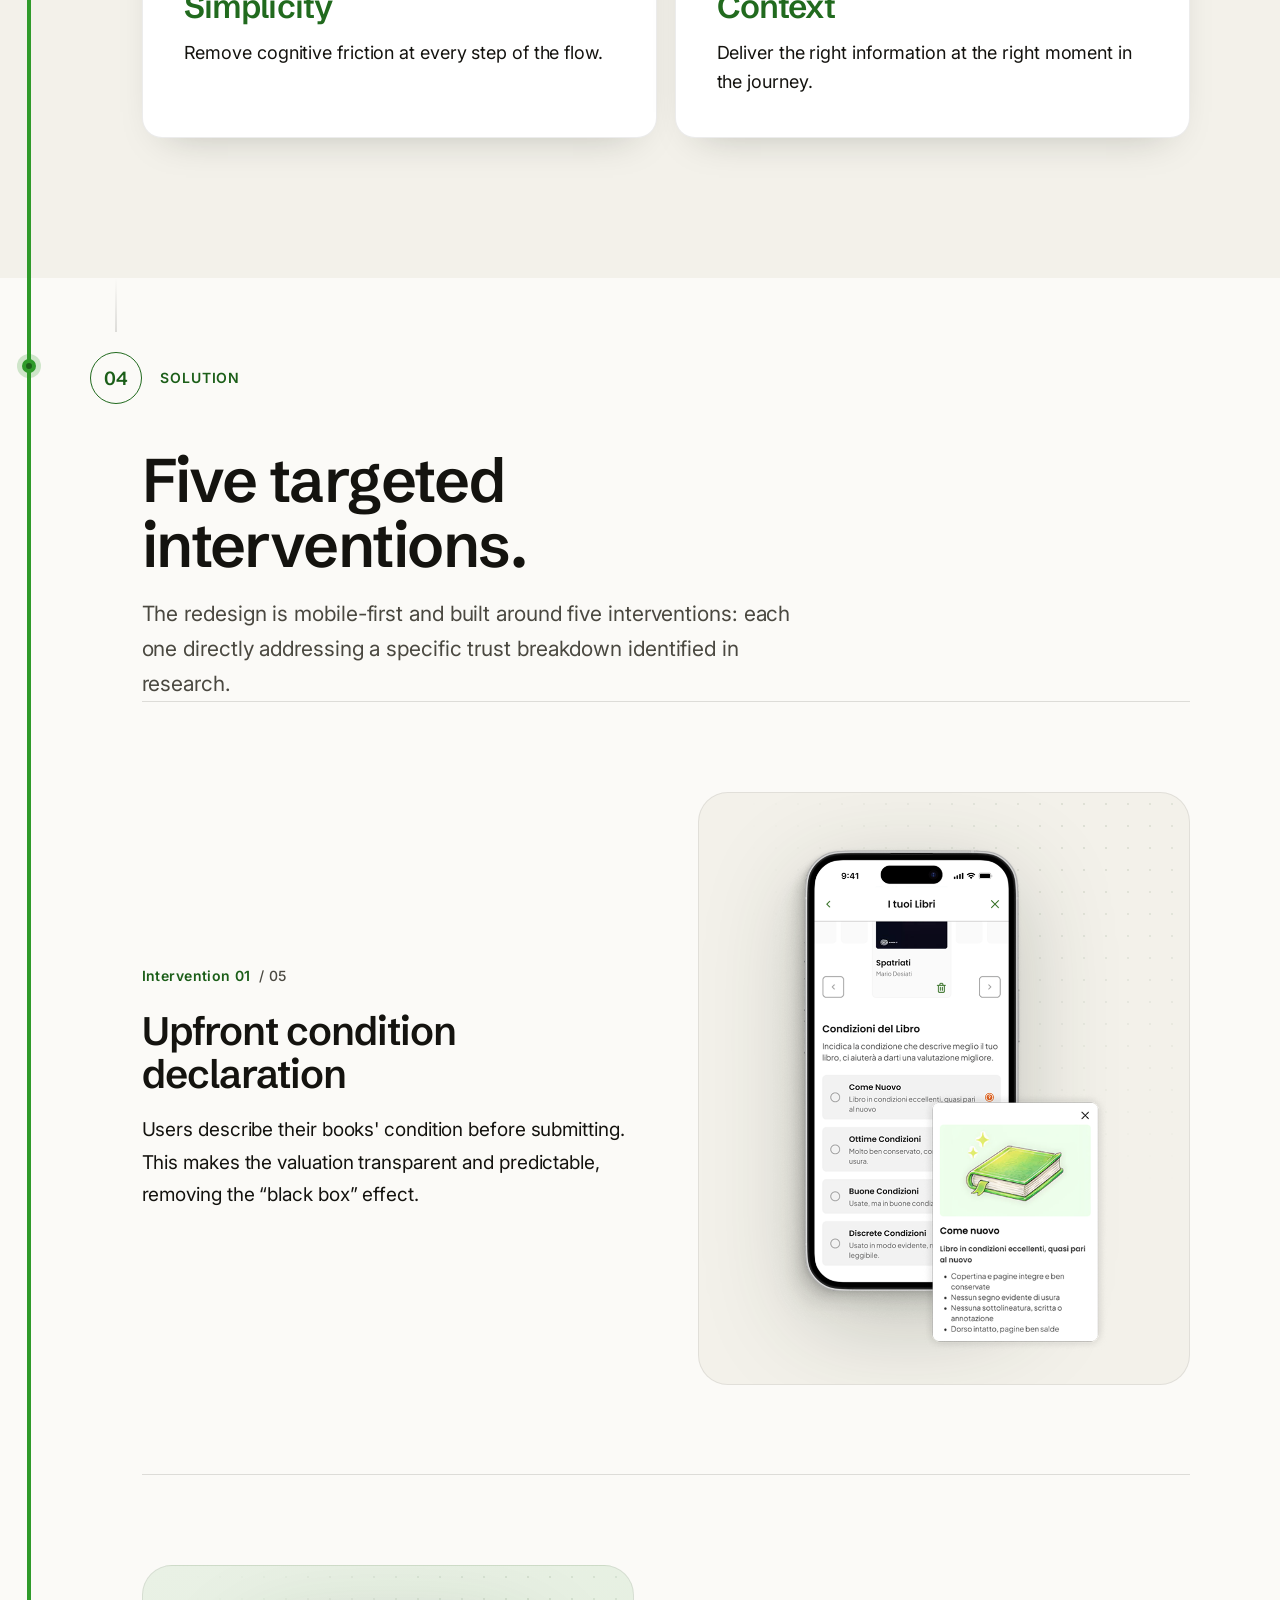
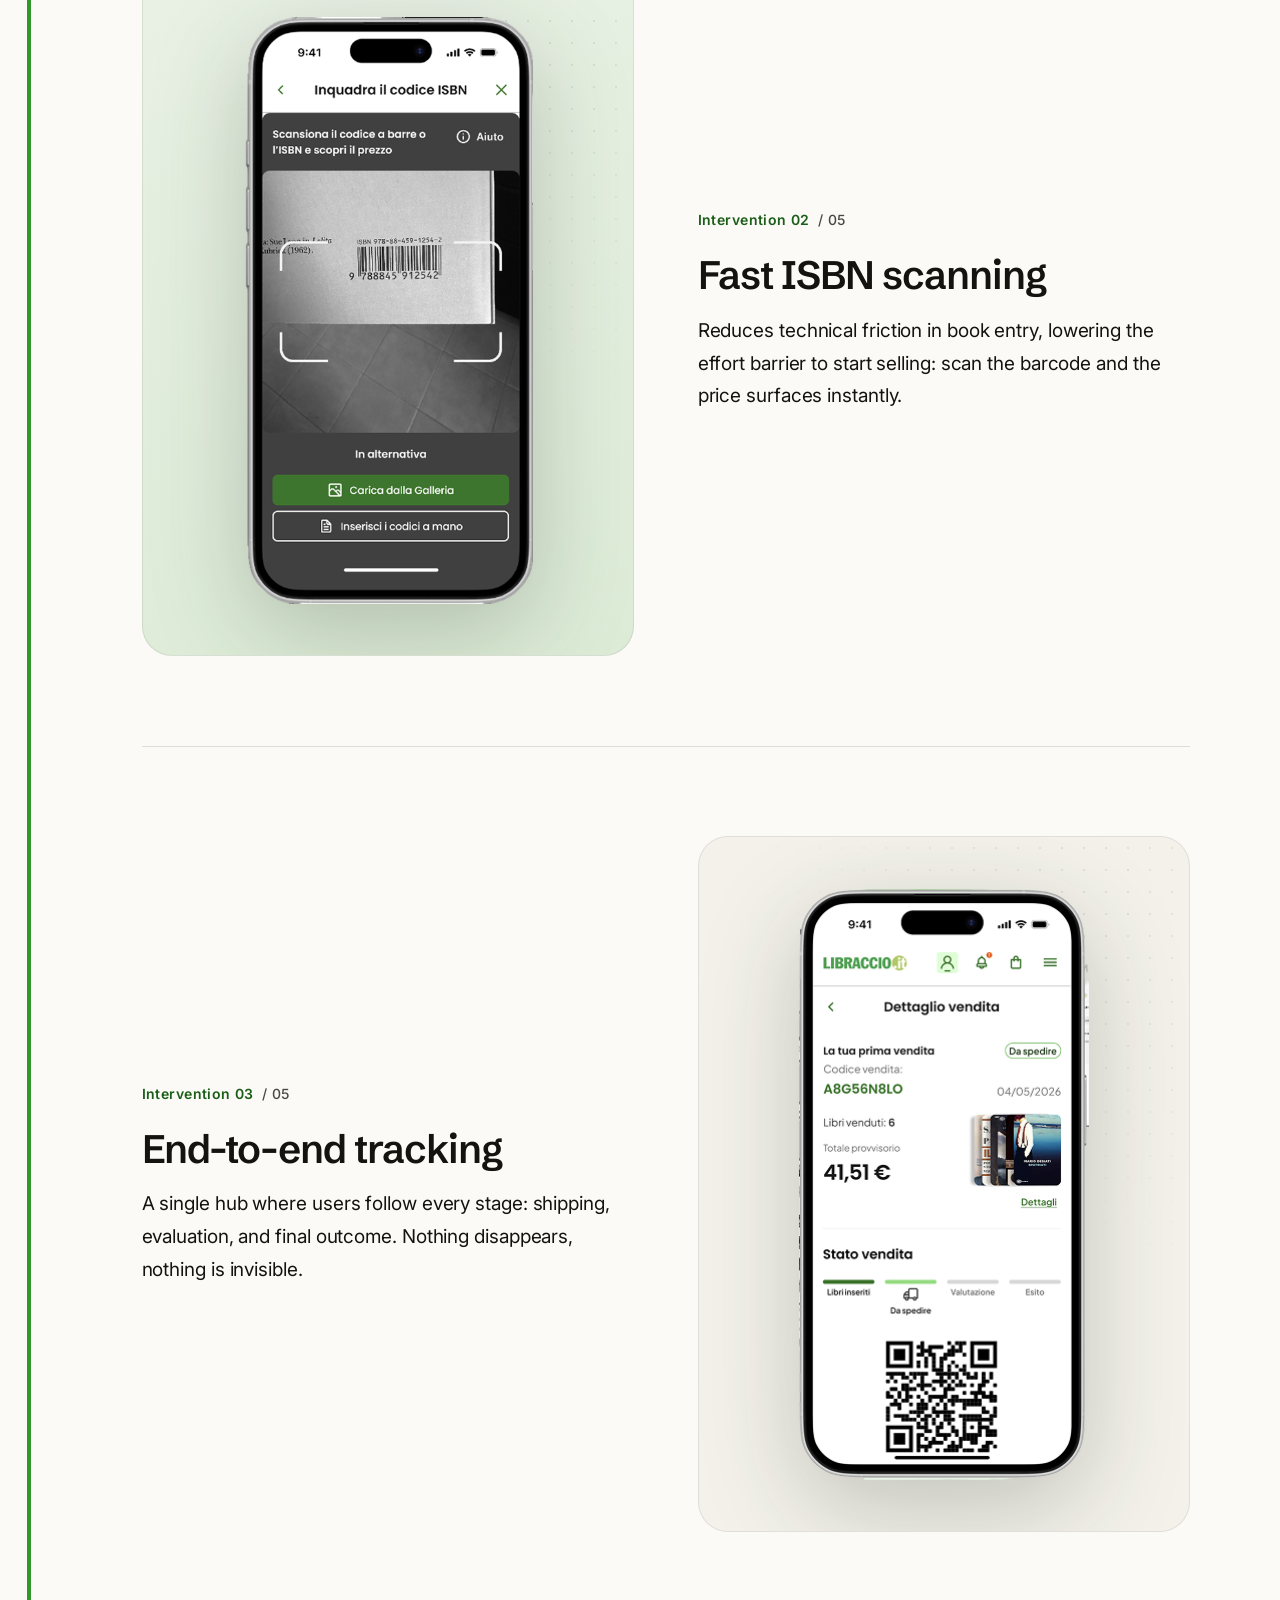
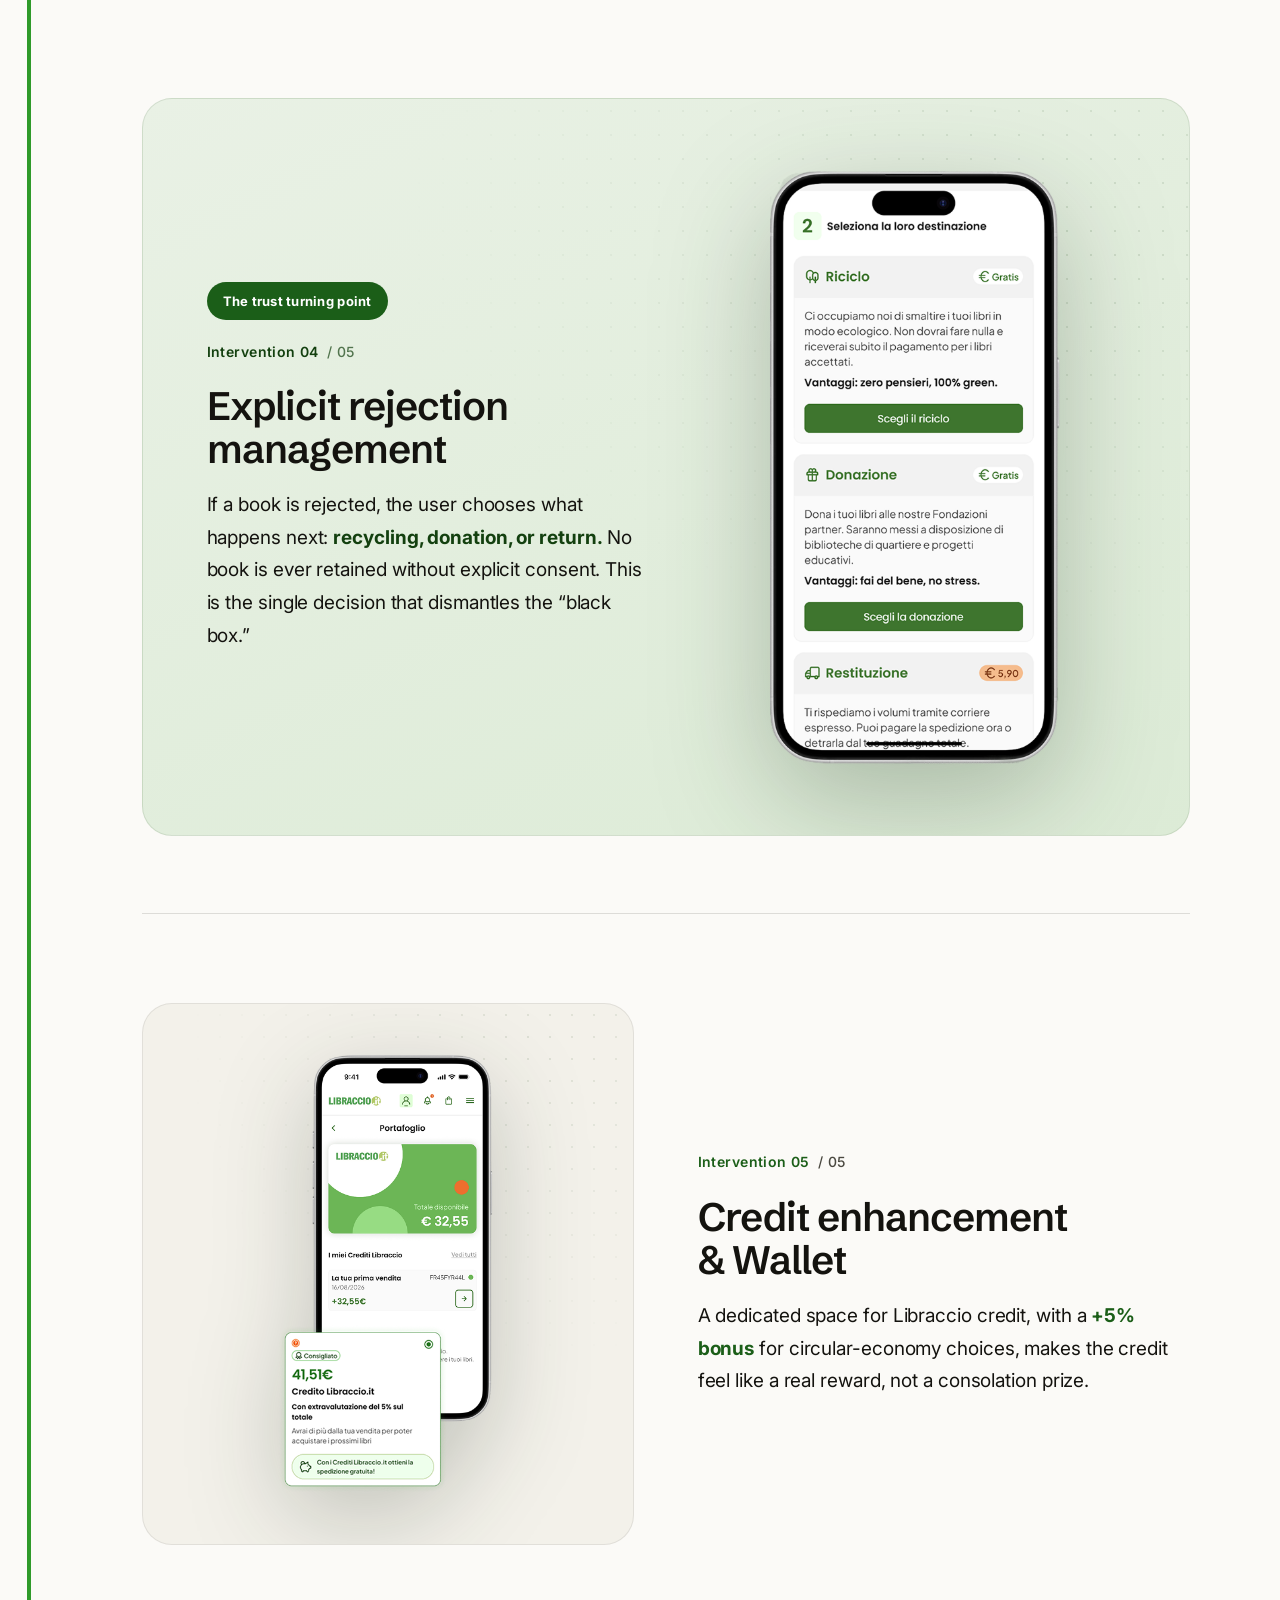
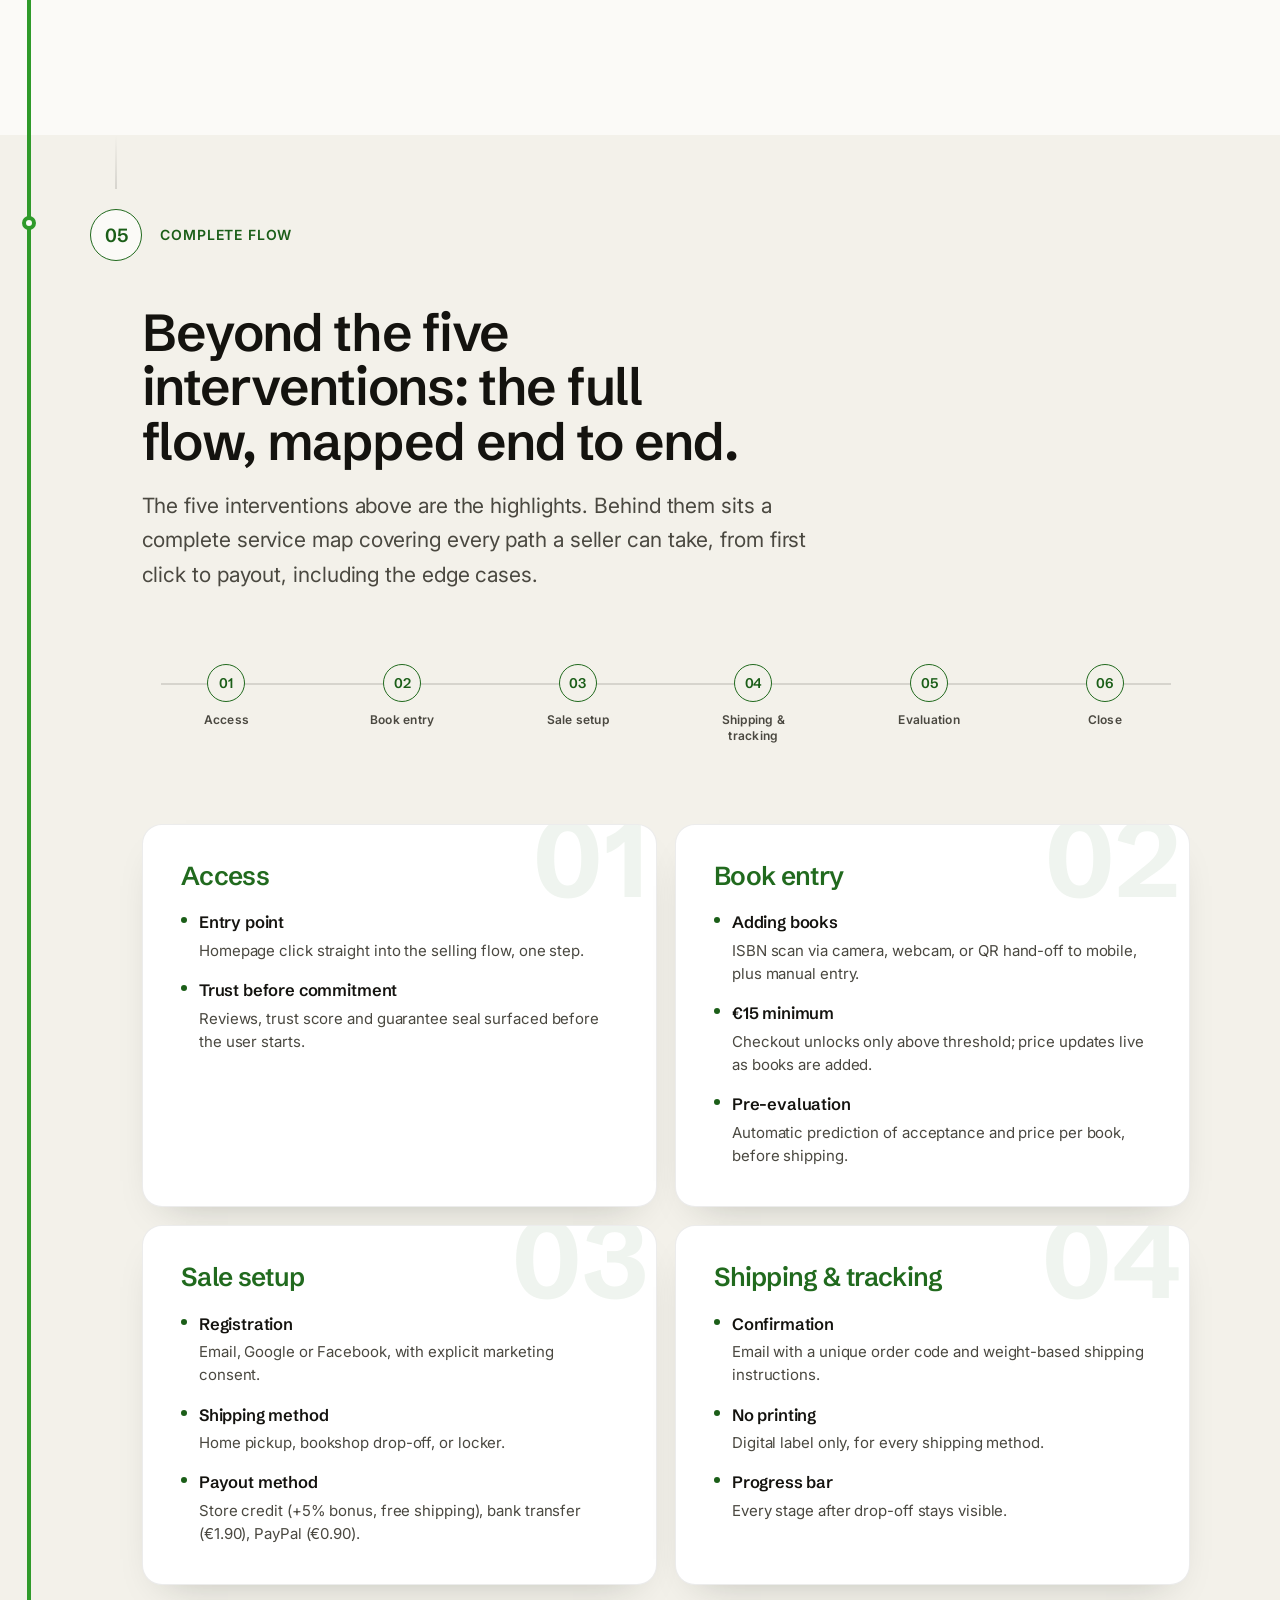
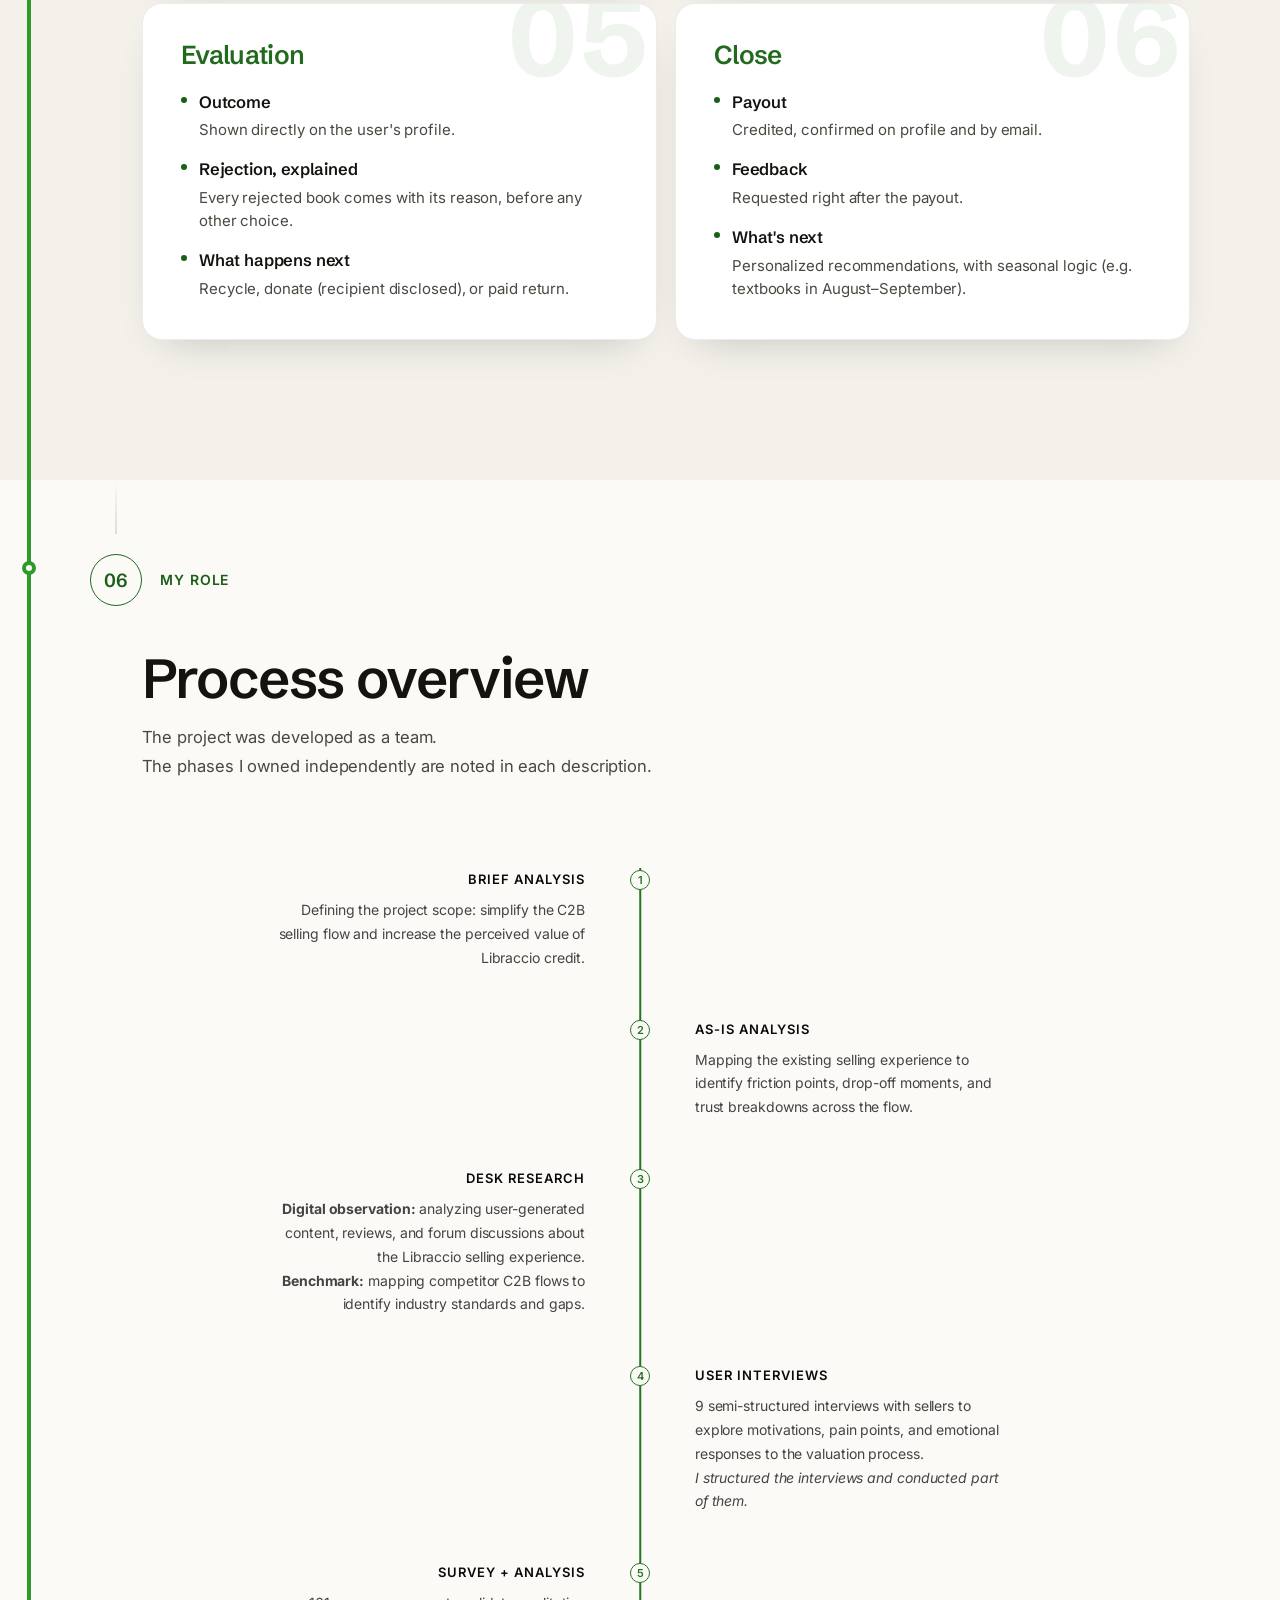
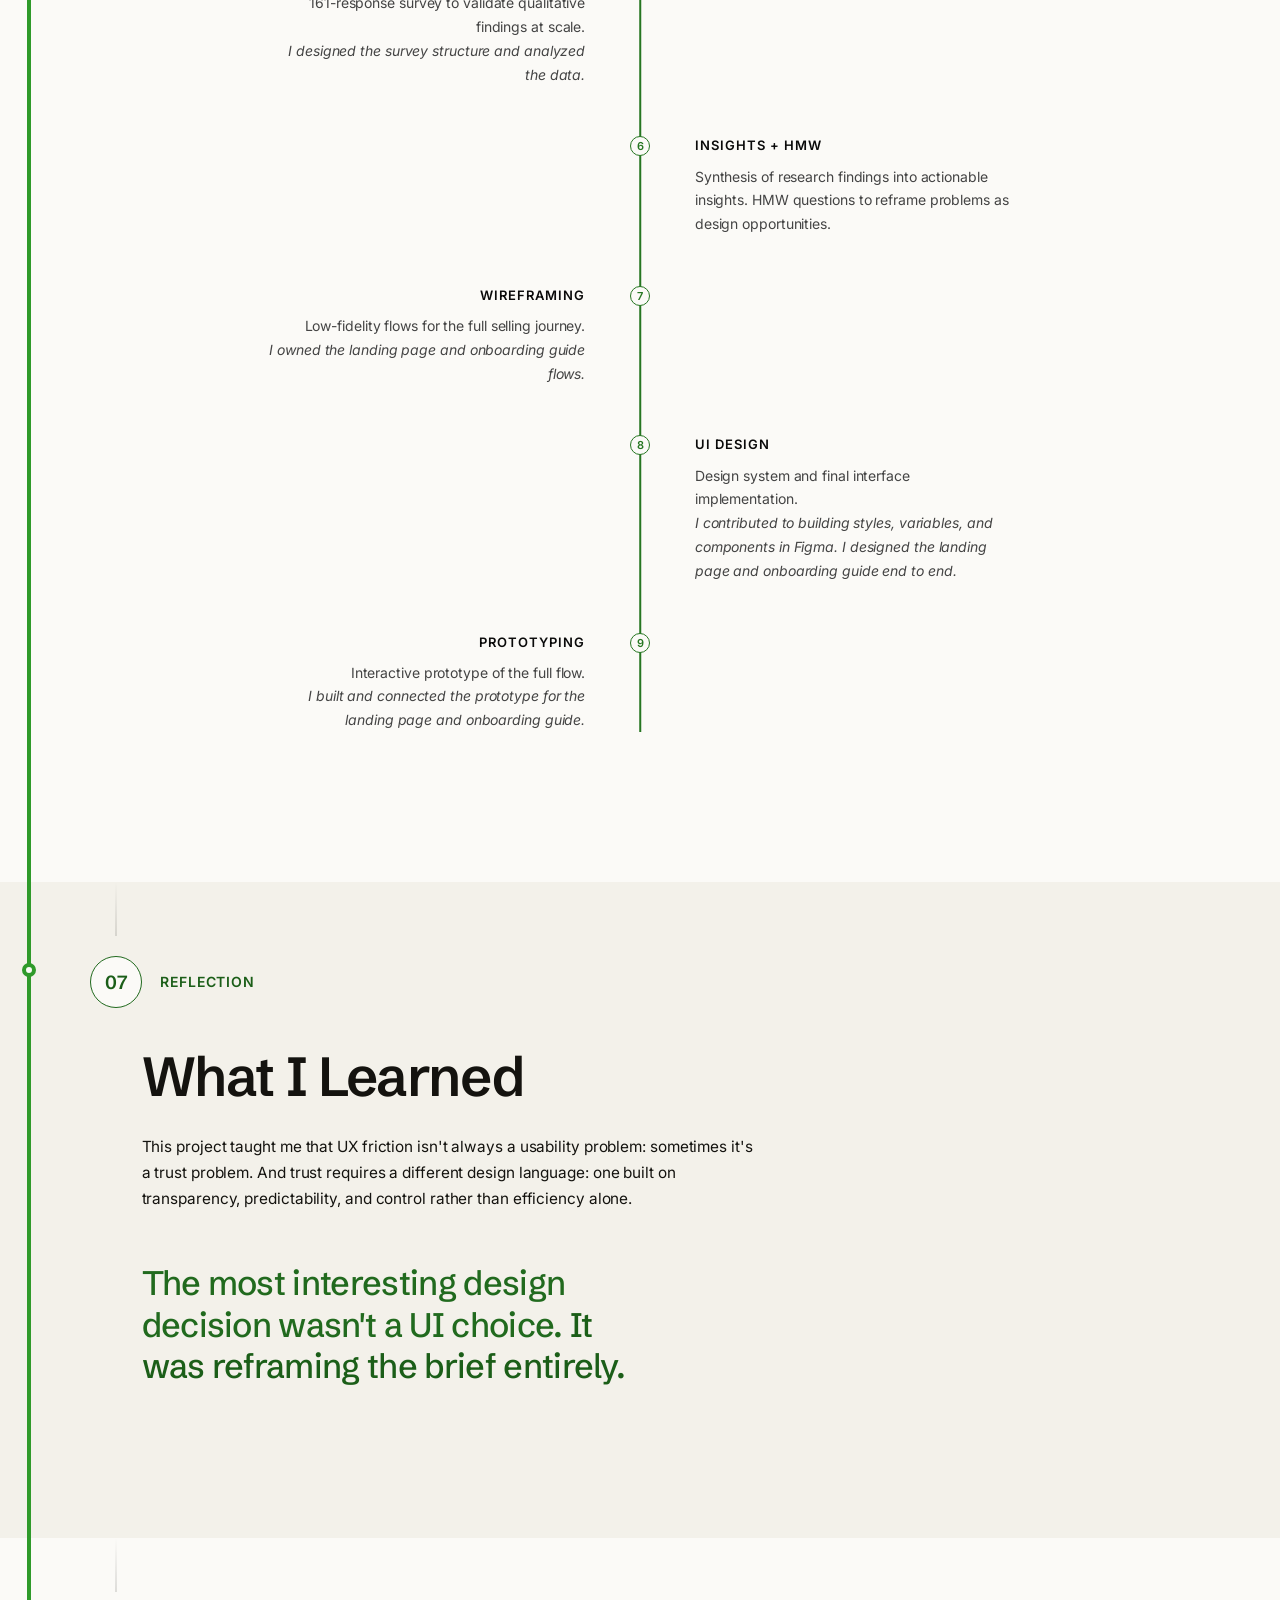
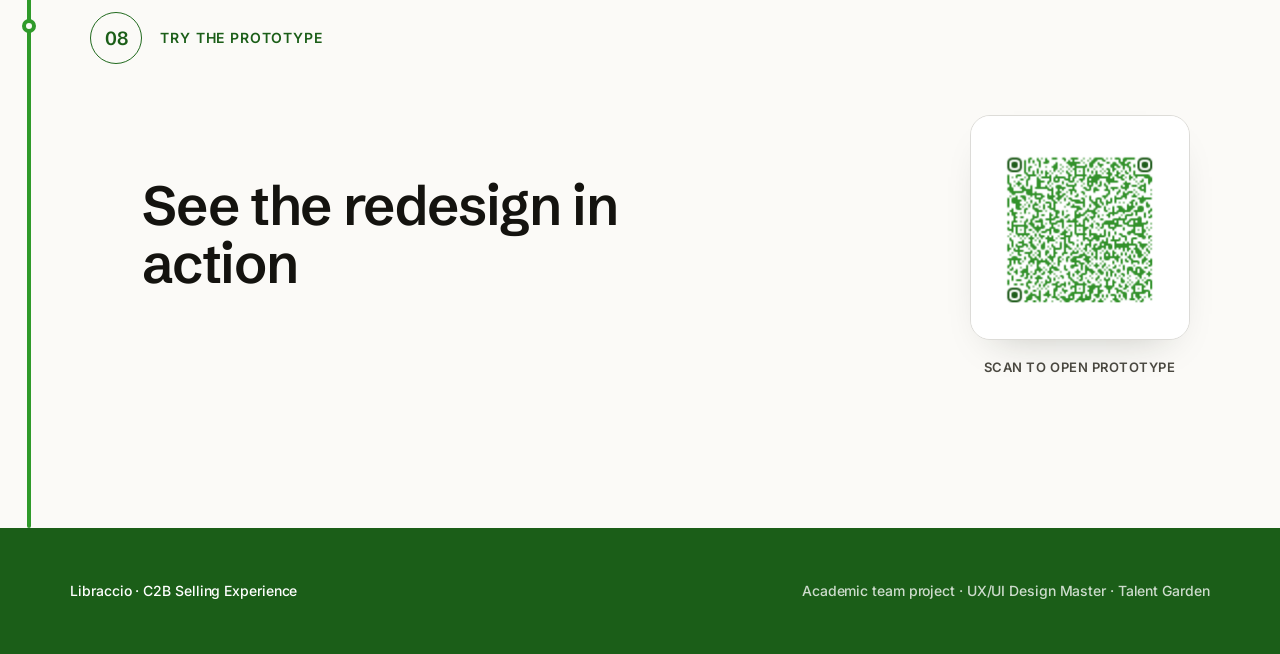
<file: Libraccio/Portfolio-4/libraccio-case-study.html>
11
<!DOCTYPE html>
<html lang="en">

<head>
  <meta charset="UTF-8">
  <meta name="viewport" content="width=device-width, initial-scale=1">
  <title>Opening the Black Box — Libraccio Case Study</title>
  <link rel="preconnect" href="https://fonts.googleapis.com">
  <link rel="preconnect" href="https://fonts.gstatic.com" crossorigin>
  <link
    href="https://fonts.googleapis.com/css2?family=Schibsted+Grotesk:wght@400;500;600;700&family=Inter:wght@400;500;600;700&display=swap"
    rel="stylesheet">
  <link rel="stylesheet" href="case-study-v5.css?v=5">
</head>

<body>

  <div class="progress" aria-hidden="true"></div>
  <a class="skip" href="#context">Skip to content</a>

  <a class="back-btn" href="../../index.html" aria-label="Back to portfolio">
    <svg viewBox="0 0 24 24" fill="none" stroke="currentColor" stroke-width="2" stroke-linecap="round" stroke-linejoin="round" aria-hidden="true">
      <line x1="19" y1="12" x2="5" y2="12"></line>
      <polyline points="12 19 5 12 12 5"></polyline>
    </svg>
  </a>

  <!-- Bold spine that accompanies the whole page -->
  <nav class="spine" aria-label="Sections">
    <span class="spine-line" aria-hidden="true"></span>
    <a href="#cover"><span class="snode" aria-hidden="true"></span></a>
    <a href="#context"><span class="snode" aria-hidden="true"></span></a>
    <a href="#box"><span class="snode" aria-hidden="true"></span></a>
    <a href="#principles"><span class="snode" aria-hidden="true"></span></a>
    <a href="#solution"><span class="snode" aria-hidden="true"></span></a>
    <a href="#journey"><span class="snode" aria-hidden="true"></span></a>
    <a href="#my-role"><span class="snode" aria-hidden="true"></span></a>
    <a href="#reflection"><span class="snode" aria-hidden="true"></span></a>
    <a href="#prototype"><span class="snode" aria-hidden="true"></span></a>
  </nav>

  <main>

    <!-- 1 · COVER -->
    <section class="cover section" id="cover" data-screen-label="Cover">
      <div class="shell">
        <div class="status">
          <span class="collab">
            <img src="uploads/Libraccio_logo.png" alt="Libraccio" class="collab-logo">
            <span class="collab-x" aria-hidden="true">×</span>
            <img src="uploads/TAG_logo.png" alt="Talent Garden" class="collab-logo">
          </span>
          <span>Academic team project · UX/UI Design Master · Talent Garden</span>
        </div>
      </div>
      <div class="shell cover-center">
        <h1 class="cover-tagline reveal">Redesigning <span class="cover-em">trust</span> in Libraccio's second hand
          selling experience</h1>
        <img src="uploads/schermate_cover.png" alt="Libraccio redesigned screens" class="cover-screens reveal d1">
      </div>
    </section>

    <!-- 2 · CONTEXT -->
    <section class="context section" id="context" data-screen-label="Context &amp; Challenge">
      <div class="shell">
        <div class="chapter reveal">
          <span class="node" aria-hidden="true">01</span>
          <span class="clabel">Context &amp; Challenge</span>
        </div>
        <p class="lead reveal">Libraccio.it is one of Italy's leading second-hand book platforms. Users can sell their
          used books directly to Libraccio, who evaluates, buys, and resells them. In return, sellers receive cash or
          store credit to spend on the platform.</p>
        <div class="head">
          <div class="reveal">
            <h2>The brief was about usability. The real problem was something else.</h2>
          </div>
          <div class="pivot reveal d1">
            <p class="small">Users didn't struggle to use the platform.</p>
            <p class="big">They didn't trust it.</p>
          </div>
        </div>
        <div class="cols">
          <p class="reveal">The brief: make the selling flow simpler and make Libraccio credit feel like a real reward.
          </p>
          <p class="reveal d1"> What we found instead: trust was broken before usability even mattered.</p>
        </div>
      </div>
    </section>

    <!-- 3 · BLACK BOX -->
    <section class="box section" id="box" data-screen-label="The Real Problem" data-dark>
      <div class="shell">
        <div class="chapter on-dark reveal">
          <span class="node" aria-hidden="true">02</span>
          <span class="clabel">The Real Problem</span>
        </div>
        <div class="quote-block reveal">
          <p class="title">Black Box Syndrome</p>
          <p class="title-sub">Sellers felt trapped, not valued</p>
          <blockquote><span class="mark">“</span>They keep them either way. So why would I trust their valuation?<span
              class="mark">”</span></blockquote>
          <p class="attr">— Recurring sentiment across user interviews</p>
        </div>

        <div class="box-body">
          <div class="breakdowns">
            <div class="breakdown reveal">
              <div class="bd-num">01</div>
              <div>
                <h4>No transparency before the sale</h4>
                <p>Valuation criteria were never communicated upfront. Users had no idea how their books would be
                  assessed or what would determine the final offer.</p>
              </div>
            </div>
            <div class="breakdown reveal d1">
              <div class="bd-num">02</div>
              <div>
                <h4>Hidden rejection risk</h4>
                <p>The possibility that books could be rejected after shipping was buried in the flow, and rejected
                  books were retained by Libraccio with no clear return option.</p>
              </div>
            </div>
            <div class="breakdown reveal d2">
              <div class="bd-num">03</div>
              <div>
                <h4>A suspicion that couldn't be ignored</h4>
                <p>Rejected books weren't returned to the seller. Libraccio kept them, with no clear justification in
                  the flow. The result: a widespread suspicion that books were retained even when perfectly resalable.
                </p>
              </div>
            </div>
          </div>
          <figure class="box-mockup reveal d1" style="text-align:center;">
            <img src="uploads/comparison.png" alt="Rejection warning screen shown to sellers before submitting books"
              style="margin:0 auto; width:min(260px,88%);">
            <figcaption class="cap">The rejection warning, buried late in the original flow</figcaption>
          </figure>
        </div>

        <div class="research">
          <div class="stat reveal">
            <div class="big" data-count="161">0</div>
            <div class="desc">Survey responses</div>
          </div>
          <div class="stat reveal d1">
            <div class="big" data-count="9">0</div>
            <div class="desc">Semi-structured interviews</div>
          </div>
          <div class="stat reveal d2">
            <div class="big"><span class="unit">+</span></div>
            <div class="desc">digital observation + benchmark</div>
          </div>
        </div>
      </div>
    </section>

    <section class="box-closer" data-dark>
      <div class="shell">
        <div class="inner reveal">
          <p>Users felt the system was designed <span class="hl">against</span> them, not for them. The redesign wasn't
            about fixing a flow: <span class="hl">it was about rebuilding a relationship.</span></p>
        </div>
      </div>
    </section>

    <!-- 4 · PRINCIPLES -->
    <section class="principles section" id="principles" data-screen-label="Design Principles">
      <div class="shell">
        <div class="chapter reveal">
          <span class="node" aria-hidden="true">03</span>
          <span class="clabel">Design Principles</span>
        </div>
        <div class="head reveal">
          <h2>From insight to direction: four principles to earn trust back.</h2>
          <p class="lead">Every design decision was driven by one goal: give users visibility, predictability, and
            control over a process they had learned not to trust.</p>
        </div>
        <div class="pgrid">
          <div class="principle reveal" data-num="01">
            <div class="p-idx">P · 01</div>
            <h3>Transparency</h3>
            <p>Show valuation criteria before the user commits to anything.</p>
          </div>
          <div class="principle reveal d1" data-num="02">
            <div class="p-idx">P · 02</div>
            <h3>Control</h3>
            <p>Give users real decision-making power, including over rejected books.</p>
          </div>
          <div class="principle reveal d2" data-num="03">
            <div class="p-idx">P · 03</div>
            <h3>Simplicity</h3>
            <p>Remove cognitive friction at every step of the flow.</p>
          </div>
          <div class="principle reveal d3" data-num="04">
            <div class="p-idx">P · 04</div>
            <h3>Context</h3>
            <p>Deliver the right information at the right moment in the journey.</p>
          </div>
        </div>
      </div>
    </section>

    <!-- 5 · SOLUTION -->
    <section class="solution section" id="solution" data-screen-label="Solution">
      <div class="shell">
        <div class="chapter reveal">
          <span class="node" aria-hidden="true">04</span>
          <span class="clabel">Solution</span>
        </div>
        <div class="head reveal">
          <h2>Five targeted interventions.</h2>
          <p class="lead">The redesign is mobile-first and built around five interventions: each one directly
            addressing a specific trust breakdown identified in research.</p>
        </div>

        <!-- 1 -->
        <div class="interv">
          <div class="interv-text reveal">
            <div class="i-num">Intervention 01 <span class="of">/ 05</span></div>
            <h3>Upfront condition declaration</h3>
            <p>Users describe their books' condition before submitting. This makes the valuation transparent and
              predictable, removing the “black box” effect.</p>
          </div>
          <div class="interv-media reveal d1">
            <div class="media-panel">
              <div class="pair">
                <img class="phone" src="assets/condizioni-libro.png" alt="Book condition declaration screen"
                  style="width:min(300px,72%);">
                <img class="card-img" src="assets/condizione-nuovo.png" alt="Condition detail modal"
                  style="width:min(212px,52%); right:4%; bottom:-4%;">
              </div>
            </div>
          </div>
        </div>

        <!-- 2 -->
        <div class="interv flip">
          <div class="interv-text reveal">
            <div class="i-num">Intervention 02 <span class="of">/ 05</span></div>
            <h3>Fast ISBN scanning</h3>
            <p>Reduces technical friction in book entry, lowering the effort barrier to start selling: scan the barcode
              and the price surfaces instantly.</p>
          </div>
          <div class="interv-media reveal d1">
            <div class="media-panel tint">
              <img src="assets/scan-isbn.png" alt="ISBN barcode scanning screen" style="width:min(290px,70%);">
            </div>
          </div>
        </div>

        <!-- 3 -->
        <div class="interv">
          <div class="interv-text reveal">
            <div class="i-num">Intervention 03 <span class="of">/ 05</span></div>
            <h3>End-to-end tracking</h3>
            <p>A single hub where users follow every stage: shipping, evaluation, and final outcome. Nothing disappears,
              nothing is invisible.</p>
          </div>
          <div class="interv-media reveal d1">
            <div class="media-panel">
              <img src="uploads/screen nuovo.png" alt="Sale tracking hub with progress steps"
                style="width:min(290px,70%);">
            </div>
          </div>
        </div>

        <!-- 4 · feature — the box opens to green -->
        <div class="feature reveal" data-screen-label="Intervention 04">
          <div class="interv-text">
            <span class="badge">The trust turning point</span>
            <div class="i-num">Intervention 04 <span class="of">/ 05</span></div>
            <h3>Explicit rejection management</h3>
            <p>If a book is rejected, the user chooses what happens next: <strong>recycling, donation, or
                return.</strong> No book is ever retained without explicit consent. This is the single decision that
              dismantles the “black box.”</p>
          </div>
          <div class="interv-media">
            <img src="uploads/gestione rifiutati.png" alt="Rejected book destination choice: recycle, donate or return"
              style="">
          </div>
        </div>

        <!-- 5 -->
        <div class="interv flip">
          <div class="interv-text reveal">
            <div class="i-num">Intervention 05 <span class="of">/ 05</span></div>
            <h3>Credit enhancement &amp; Wallet</h3>
            <p>A dedicated space for Libraccio credit, with a <strong>+5% bonus</strong> for circular-economy choices,
              makes the credit feel like a real reward, not a consolation prize.</p>
          </div>
          <div class="interv-media reveal d1">
            <div class="media-panel">
              <img src="uploads/Group 2.png" alt="Wallet and credit enhancement screens" style="width:min(220px,56%)">
            </div>
          </div>
        </div>

      </div>
    </section>

    <!-- JOURNEY MAP -->
    <section class="journey section" id="journey" data-screen-label="Complete Flow">
      <div class="shell">
        <div class="chapter reveal">
          <span class="node" aria-hidden="true">05</span>
          <span class="clabel">Complete Flow</span>
        </div>
        <div class="head reveal">
          <h2>Beyond the five interventions: the full flow, mapped end to end.</h2>
          <p class="lead">The five interventions above are the highlights. Behind them sits a complete service map
            covering every path a seller can take, from first click to payout, including the edge cases.</p>
        </div>
        <nav class="jflow reveal" aria-label="Flow phases">
          <a href="#j-01" class="jflow-step"><span class="jflow-dot">01</span><span class="jflow-name">Access</span></a>
          <a href="#j-02" class="jflow-step"><span class="jflow-dot">02</span><span class="jflow-name">Book entry</span></a>
          <a href="#j-03" class="jflow-step"><span class="jflow-dot">03</span><span class="jflow-name">Sale setup</span></a>
          <a href="#j-04" class="jflow-step"><span class="jflow-dot">04</span><span class="jflow-name">Shipping &amp; tracking</span></a>
          <a href="#j-05" class="jflow-step"><span class="jflow-dot">05</span><span class="jflow-name">Evaluation</span></a>
          <a href="#j-06" class="jflow-step"><span class="jflow-dot">06</span><span class="jflow-name">Close</span></a>
        </nav>

        <div class="jgrid">
          <div class="jcard reveal" id="j-01" data-num="01">
            <h3>Access</h3>
            <ul>
              <li><strong>Entry point</strong> Homepage click straight into the selling flow, one step.</li>
              <li><strong>Trust before commitment</strong> Reviews, trust score and guarantee seal surfaced before the user starts.</li>
            </ul>
          </div>
          <div class="jcard reveal d1" id="j-02" data-num="02">
            <h3>Book entry</h3>
            <ul>
              <li><strong>Adding books</strong> ISBN scan via camera, webcam, or QR hand-off to mobile, plus manual entry.</li>
              <li><strong>€15 minimum</strong> Checkout unlocks only above threshold; price updates live as books are added.</li>
              <li><strong>Pre-evaluation</strong> Automatic prediction of acceptance and price per book, before shipping.</li>
            </ul>
          </div>
          <div class="jcard reveal" id="j-03" data-num="03">
            <h3>Sale setup</h3>
            <ul>
              <li><strong>Registration</strong> Email, Google or Facebook, with explicit marketing consent.</li>
              <li><strong>Shipping method</strong> Home pickup, bookshop drop-off, or locker.</li>
              <li><strong>Payout method</strong> Store credit (+5% bonus, free shipping), bank transfer (€1.90), PayPal (€0.90).</li>
            </ul>
          </div>
          <div class="jcard reveal d1" id="j-04" data-num="04">
            <h3>Shipping &amp; tracking</h3>
            <ul>
              <li><strong>Confirmation</strong> Email with a unique order code and weight-based shipping instructions.</li>
              <li><strong>No printing</strong> Digital label only, for every shipping method.</li>
              <li><strong>Progress bar</strong> Every stage after drop-off stays visible.</li>
            </ul>
          </div>
          <div class="jcard reveal" id="j-05" data-num="05">
            <h3>Evaluation</h3>
            <ul>
              <li><strong>Outcome</strong> Shown directly on the user's profile.</li>
              <li><strong>Rejection, explained</strong> Every rejected book comes with its reason, before any other choice.</li>
              <li><strong>What happens next</strong> Recycle, donate (recipient disclosed), or paid return.</li>
            </ul>
          </div>
          <div class="jcard reveal d1" id="j-06" data-num="06">
            <h3>Close</h3>
            <ul>
              <li><strong>Payout</strong> Credited, confirmed on profile and by email.</li>
              <li><strong>Feedback</strong> Requested right after the payout.</li>
              <li><strong>What's next</strong> Personalized recommendations, with seasonal logic (e.g. textbooks in August–September).</li>
            </ul>
          </div>
        </div>
      </div>
    </section>

    <!-- MY ROLE -->
    <section class="myrole section" id="my-role" data-screen-label="My Role">
      <div class="shell">
        <div class="chapter reveal">
          <span class="node" aria-hidden="true">06</span>
          <span class="clabel">My Role</span>
        </div>
        <div class="myrole-head">
          <h2 class="reveal">Process overview</h2>
          <p class="myrole-sub reveal d1">The project was developed as a team.<br>The phases I owned independently are noted in each description.</p>
        </div>
        <div class="tl-track">

          <div class="tl-row reveal">
            <div class="tl-card tl-card--left">
              <p class="tl-label">Brief analysis</p>
              <p class="tl-desc">Defining the project scope: simplify the C2B selling flow and increase the perceived
                value of Libraccio credit.</p>
            </div>
            <div class="tl-node-wrap" aria-hidden="true"><span class="tl-node">1</span></div>
            <div class="tl-spacer"></div>
          </div>

          <div class="tl-row reveal">
            <div class="tl-spacer"></div>
            <div class="tl-node-wrap" aria-hidden="true"><span class="tl-node">2</span></div>
            <div class="tl-card tl-card--right">
              <p class="tl-label">As-is analysis</p>
              <p class="tl-desc">Mapping the existing selling experience to identify friction points, drop-off moments,
                and trust breakdowns across the flow.</p>
            </div>
          </div>

          <div class="tl-row reveal">
            <div class="tl-card tl-card--left">
              <p class="tl-label">Desk research</p>
              <p class="tl-desc"><strong>Digital observation:</strong> analyzing user-generated content, reviews, and forum discussions about the Libraccio selling experience.<br><strong>Benchmark:</strong> mapping competitor C2B flows to identify industry standards and gaps.</p>
            </div>
            <div class="tl-node-wrap" aria-hidden="true"><span class="tl-node">3</span></div>
            <div class="tl-spacer"></div>
          </div>

          <div class="tl-row reveal">
            <div class="tl-spacer"></div>
            <div class="tl-node-wrap" aria-hidden="true"><span class="tl-node">4</span></div>
            <div class="tl-card tl-card--right">
              <p class="tl-label">User interviews</p>
              <p class="tl-desc">9 semi-structured interviews with sellers to explore motivations, pain points, and emotional responses to the valuation process.<br><em>I structured the interviews and conducted part of them.</em></p>
            </div>
          </div>

          <div class="tl-row reveal">
            <div class="tl-card tl-card--left">
              <p class="tl-label">Survey + analysis</p>
              <p class="tl-desc">161-response survey to validate qualitative findings at scale.<br><em>I designed the survey structure and analyzed the data.</em></p>
            </div>
            <div class="tl-node-wrap" aria-hidden="true"><span class="tl-node">5</span></div>
            <div class="tl-spacer"></div>
          </div>

          <div class="tl-row reveal">
            <div class="tl-spacer"></div>
            <div class="tl-node-wrap" aria-hidden="true"><span class="tl-node">6</span></div>
            <div class="tl-card tl-card--right">
              <p class="tl-label">Insights + HMW</p>
              <p class="tl-desc">Synthesis of research findings into actionable insights. HMW questions to reframe
                problems as design opportunities.</p>
            </div>
          </div>

          <div class="tl-row reveal">
            <div class="tl-card tl-card--left">
              <p class="tl-label">Wireframing</p>
              <p class="tl-desc">Low-fidelity flows for the full selling journey.<br><em>I owned the landing page and onboarding guide flows.</em></p>
            </div>
            <div class="tl-node-wrap" aria-hidden="true"><span class="tl-node">7</span></div>
            <div class="tl-spacer"></div>
          </div>

          <div class="tl-row reveal">
            <div class="tl-spacer"></div>
            <div class="tl-node-wrap" aria-hidden="true"><span class="tl-node">8</span></div>
            <div class="tl-card tl-card--right">
              <p class="tl-label">UI Design</p>
              <p class="tl-desc">Design system and final interface implementation.<br><em>I contributed to building styles, variables, and components in Figma. I designed the landing page and onboarding guide end to end.</em></p>
            </div>
          </div>

          <div class="tl-row reveal">
            <div class="tl-card tl-card--left">
              <p class="tl-label">Prototyping</p>
              <p class="tl-desc">Interactive prototype of the full flow.<br><em>I built and connected the prototype for the landing page and onboarding guide.</em></p>
            </div>
            <div class="tl-node-wrap" aria-hidden="true"><span class="tl-node">9</span></div>
            <div class="tl-spacer"></div>
          </div>

        </div>
      </div>
    </section>

    <!-- 6 · REFLECTION -->
    <section class="reflection section" id="reflection" data-screen-label="Reflection">
      <div class="shell">
        <div class="chapter reveal">
          <span class="node" aria-hidden="true">07</span>
          <span class="clabel">Reflection</span>
        </div>
        <div class="inner">
          <h2 class="reveal">What I Learned</h2>
          <div class="r-body reveal d1">
            <p>This project taught me that UX friction isn't always a usability problem: sometimes it's a trust
              problem. And trust requires a different design language: one built on transparency, predictability, and
              control rather than efficiency alone.</p>
          </div>
          <p class="closer reveal d2">The most interesting design decision wasn't a UI choice. <span class="hl">It was
              reframing the brief entirely.</span></p>
        </div>
      </div>
    </section>

    <!-- 7 · TRY THE PROTOTYPE -->
    <section class="proto section" id="prototype" data-screen-label="Try the Prototype">
      <div class="shell">
        <div class="chapter reveal">
          <span class="node" aria-hidden="true">08</span>
          <span class="clabel">Try the Prototype</span>
        </div>
        <div class="proto-inner">
          <div class="proto-text reveal">
            <h2>See the redesign in action</h2>
          </div>
          <div class="proto-qr reveal d1">
            <img src="uploads/QR.png" alt="QR code to access the Figma prototype">
            <p class="qr-hint">Scan to open prototype</p>
          </div>
        </div>
      </div>
    </section>

  </main>

  <footer>
    <span>Libraccio · C2B Selling Experience</span>
    <span class="brand">Academic team project · UX/UI Design Master · Talent Garden</span>
  </footer>

  <script src="case-study-v3.js"></script>
</body>

</html>
</file>
<file: Libraccio/Portfolio-4/case-study-v5.css>
/* ============================================================
   LIBRACCIO · "Opening the Black Box" — Case Study (v3)
   Minimal, editorial, fintech-calm. Light throughout, with ONE
   quiet dark moment (the Black Box). Green is the only accent.
   Type: Schibsted Grotesk (display) · Inter (body).
   All text pairs audited for WCAG AAA (7:1 normal / 4.5:1 large).
   ============================================================ */

:root{
  /* ---- Light world ---- */
  --paper:#FBFAF7;        /* warm near-white base */
  --paper-2:#F3F1EA;      /* alternating section */
  --card:#FFFFFF;         /* raised cards */
  --ink:#14130F;          /* body — ~16:1 on paper */
  --ink-soft:#4A4840;     /* muted — ~8.9:1 on paper (AAA) */

  /* ---- Green accent ---- */
  --green:#216A1E;        /* display / large text · 6.5:1 on paper */
  --green-deep:#1B5E18;   /* small text & fills · 7.6:1 on paper (AAA) */
  --green-darker:#13400F; /* green text ON green tints (AAA) */
  --tint:#E9F1E5;         /* soft green panel */
  --tint-2:#DCEBD6;       /* deeper soft green panel */
  --spine:#2F9A2A;        /* bold spine line — visible on light AND dark */

  /* ---- Dark world (the black box) ---- */
  --night:#0F1511;        /* deep forest near-black */
  --night-2:#141B16;
  --cloud:#F1F0EA;        /* body on dark — ~17:1 */
  --cloud-soft:#B8C0B4;   /* muted on dark — ~9:1 (AAA) */
  --green-on-dark:#7ED389;/* large accent on dark */
  --green-text-dark:#A7E6B0;/* small green text on dark — AAA */

  /* ---- Lines ---- */
  --line:rgba(20,19,15,.13);
  --line-soft:rgba(20,19,15,.08);
  --line-d:rgba(241,240,234,.18);

  /* ---- Type ---- */
  --display:'Schibsted Grotesk', system-ui, sans-serif;
  --body:'Inter', system-ui, sans-serif;

  --maxw:1240px;
  --pad:clamp(22px, 5.5vw, 88px);
  --gutter:clamp(0px, 4vw, 80px);   /* room for the chapter thread */
  --ease:cubic-bezier(.22,.61,.36,1);
  --shadow:0 26px 60px -28px rgba(20,30,18,.35);
  --shadow-soft:0 18px 40px -24px rgba(20,30,18,.28);
}

*{box-sizing:border-box;margin:0;padding:0;}
html{
  -webkit-font-smoothing:antialiased;
  text-rendering:optimizeLegibility;
  scroll-behavior:smooth;
}
body{
  background:var(--paper);
  color:var(--ink);
  font-family:var(--body);
  font-size:18px;
  line-height:1.7;
  overflow-x:clip;
  letter-spacing:-.005em;
  position:relative;
}
img{display:block;max-width:100%;height:auto;}
::selection{background:var(--green-deep);color:#fff;}
a{color:inherit;}

:focus-visible{
  outline:3px solid var(--green-deep);
  outline-offset:3px;
  border-radius:3px;
}

/* ---------- Layout helpers ---------- */
.shell{ width:100%; max-width:var(--maxw); margin:0 auto; padding-inline:var(--pad); }
.section{ position:relative; }

/* ---------- Top scroll progress ---------- */
.progress{
  position:fixed; top:0; left:0; height:3px; width:0%;
  background:var(--green-deep); z-index:90;
}

/* ---------- Skip link ---------- */
.skip{
  position:fixed; top:12px; left:50%; transform:translate(-50%,-180%);
  background:var(--green-deep); color:#fff; font-family:var(--body);
  font-size:14px; font-weight:600; letter-spacing:.01em; padding:11px 20px; border-radius:8px;
  z-index:200; transition:transform .2s var(--ease); text-decoration:none;
}
.skip:focus{ transform:translate(-50%,0); }

/* ---------- Back button ---------- */
.back-btn{
  position:fixed; top:22px; left:22px; z-index:70;
  width:42px; height:42px; border-radius:50%;
  display:flex; align-items:center; justify-content:center;
  background:var(--card); border:1px solid var(--line);
  color:var(--green-deep); box-shadow:var(--shadow-soft);
  transition:transform .25s var(--ease), background .25s var(--ease), border-color .25s var(--ease);
}
.back-btn svg{ width:18px; height:18px; }
.back-btn:hover{
  background:var(--tint); border-color:var(--spine); transform:translateX(-2px);
}
@media (max-width:640px){
  .back-btn{ top:16px; left:16px; width:38px; height:38px; }
}

/* ---------- Spine — bold green line that accompanies the whole page ---------- */
.spine{
  position:absolute; top:0; bottom:0; z-index:60; pointer-events:none;
  left:max(22px, calc((100vw - var(--maxw))/2 - 30px));
}
.spine-line{
  position:absolute; top:0; left:5px; width:4px; height:100%;
  background:var(--spine); border-radius:4px;
}
.spine a{
  position:absolute; left:0; transform:translateY(-50%);
  display:flex; align-items:center; gap:14px; pointer-events:auto; text-decoration:none;
  font-family:var(--body); font-size:13px; font-weight:600; letter-spacing:.005em; color:var(--ink);
}
.spine .snode{
  width:14px; height:14px; border-radius:50%; flex:none; box-sizing:border-box;
  background:var(--paper); border:4px solid var(--spine);
  transition:background .35s var(--ease), border-color .35s var(--ease), box-shadow .35s var(--ease);
}
.spine .slabel{
  max-width:0; overflow:hidden; white-space:nowrap; opacity:0;
  transition:max-width .35s var(--ease), opacity .35s var(--ease), color .3s var(--ease);
}
.spine a.passed .snode{ background:var(--spine); }
.spine a.active .snode{ background:var(--green-deep); border-color:var(--spine); box-shadow:0 0 0 5px rgba(47,154,42,.22); }
.spine a:hover .slabel, .spine a.active .slabel{ max-width:180px; opacity:1; color:var(--green-deep); }
@media (max-width:1024px){ .spine .slabel{ display:none; } }
@media (max-width:640px){ .spine{ display:none; } }

/* ---------- Chapter thread (the connective spine) ---------- */
.chapter{ position:relative; padding-top:74px; display:flex; align-items:center; gap:18px; }
.chapter::before{   /* the thread coming down into the node */
  content:""; position:absolute; top:0; left:25px; width:1.5px; height:54px;
  background:linear-gradient(to bottom, transparent, var(--line));
}
.chapter .node{
  width:52px; height:52px; border-radius:50%; flex:none;
  border:1.5px solid var(--green); color:var(--green-deep);
  display:grid; place-items:center;
  font-family:var(--display); font-weight:600; font-size:19px;
  background:var(--paper);
}
.chapter .clabel{
  font-family:var(--body); font-size:14px; font-weight:600;
  letter-spacing:.06em; text-transform:uppercase; color:var(--green-deep);
}
/* dark variant */
.chapter.on-dark::before{ background:linear-gradient(to bottom, transparent, var(--line-d)); }
.chapter.on-dark .node{ border-color:var(--green-on-dark); color:var(--green-text-dark); background:var(--night); }
.chapter.on-dark .clabel{ color:var(--green-text-dark); }
/* tint variant */
.chapter.on-tint .node{ background:var(--tint); }

/* ---------- Shared title block ---------- */
h1,h2,h3,h4{ font-family:var(--display); font-weight:600; line-height:1.05; letter-spacing:-.025em; }

.tag-row{ display:flex; flex-wrap:wrap; gap:10px; }
.tag{
  font-family:var(--body); font-size:13px; font-weight:600; letter-spacing:.01em;
  padding:9px 17px; border-radius:100px; white-space:nowrap;
  border:1px solid var(--line); color:var(--ink-soft); background:var(--card);
}
.tag.on-dark{ border:1px solid var(--line-d); color:var(--cloud); background:transparent; }

/* ============================================================
   1 · COVER  (energetic — green stage + live phone + marquee)
   ============================================================ */
.cover{
  background:var(--paper);
  min-height:100svh; display:flex; flex-direction:column;
  padding-top:26px; padding-bottom:0; position:relative; overflow:hidden;
}
.cover .status{
  display:flex; justify-content:space-between; align-items:center; gap:18px;
  font-size:13px; font-weight:500; color:var(--ink-soft);
  padding-bottom:20px; border-bottom:1px solid var(--line); flex-wrap:wrap;
}
.cover .status .collab{ display:inline-flex; align-items:center; gap:10px; }
.cover .status .collab-logo{ height:24px; width:auto; display:block; }
.cover .status .collab-x{ font-size:16px; color:var(--ink-soft); line-height:1; }
@keyframes pulse{ 0%,100%{ box-shadow:0 0 0 0 rgba(27,94,24,.4);} 70%{ box-shadow:0 0 0 8px rgba(27,94,24,0);} }

.cover-center{
  flex:1; display:flex; flex-direction:column; align-items:center; justify-content:center;
  text-align:center; gap:0;
  padding-top:clamp(32px,4vh,56px); padding-bottom:clamp(48px,8vh,88px);
}
.cover-screens{
  width:100%; max-width:min(780px,74vw); height:auto; display:block; margin-top:-40px;
}
.cover h1.cover-tagline{
  font-size:48px;
  font-weight:500; color:var(--ink); max-width:38ch;
  line-height:1.15; letter-spacing:-.02em;
}
.cover-em{ color:var(--green); }
.cover .kicker{
  font-size:13px; font-weight:700; letter-spacing:.08em; text-transform:uppercase;
  color:#fff; background:var(--green-deep); padding:8px 15px; border-radius:100px;
  margin-bottom:28px; display:inline-flex; align-items:center; gap:10px;
}
.cover h1{
  font-size:clamp(38px, 6vw, 88px);
  line-height:.96; letter-spacing:-.04em; color:var(--ink); text-wrap:balance;
}
.cover h1 .em{
  color:var(--green); display:inline;
  background-image:linear-gradient(transparent 80%, var(--tint-2) 80%, var(--tint-2) 95%, transparent 95%);
  -webkit-box-decoration-break:clone; box-decoration-break:clone;
}
.cover .sub{
  font-size:clamp(18px,1.65vw,22px); line-height:1.6; color:var(--ink-soft);
  margin:28px 0 32px; max-width:46ch;
}

/* energetic green stage holding the live phone */
.cover-stage{
  position:relative; align-self:stretch; min-height:clamp(440px,76vh,760px);
  display:flex; justify-content:center; align-items:flex-end;
}
.cover-ring{   /* rotating outline ring for energy */
  position:absolute; z-index:1; width:150px; height:150px; border-radius:50%;
  border:1.5px dashed rgba(255,255,255,.55); top:10%; left:2%;
  animation:spin 26s linear infinite;
}
.cover-ring span{
  position:absolute; top:-7px; left:50%; width:13px; height:13px; margin-left:-6px;
  border-radius:50%; background:#fff;
}
@keyframes spin{ to{ transform:rotate(360deg);} }

.phone{
  position:relative; z-index:3; width:min(310px,78%); aspect-ratio:300/610;
  background:#fff; border-radius:42px; padding:11px; box-shadow:0 40px 70px -26px rgba(15,40,15,.55);
  margin-bottom:-2px; overflow:hidden;
}
.phone-notch{
  position:absolute; z-index:4; top:18px; left:50%; transform:translateX(-50%);
  width:96px; height:7px; border-radius:100px; background:rgba(20,30,18,.16);
}
.phone-scroll{
  width:100%; height:100%; overflow:hidden; border-radius:32px; position:relative; background:#fff;
}
.phone-scroll img{ width:100%; display:block; }

.cover-chip{
  position:absolute; z-index:5; background:var(--card); border:1px solid var(--line);
  border-radius:16px; padding:13px 17px; box-shadow:var(--shadow);
  display:flex; align-items:center; gap:11px; font-size:14px; font-weight:700; color:var(--ink);
}
.cover-chip .ic{ width:32px; height:32px; border-radius:10px; background:var(--tint); display:grid; place-items:center; color:var(--green-deep); flex:none; font-size:16px; }
.cover-chip small{ display:block; font-weight:500; color:var(--ink-soft); font-size:12px; letter-spacing:.01em; }
.cover-chip.c1{ top:14%; right:-2%; animation:float 5s var(--ease) infinite; }
.cover-chip.c2{ bottom:16%; left:-4%; animation:float 5.6s var(--ease) infinite .5s; }
@keyframes float{ 0%,100%{ transform:translateY(0);} 50%{ transform:translateY(-9px);} }

/* ============================================================
   2 · CONTEXT  (light)
   ============================================================ */
.context{ background:var(--paper); color:var(--ink); padding-bottom:clamp(80px,11vw,140px); }
.context .lead{ margin-top:clamp(36px,5vw,60px); }
.context .head{ display:grid; grid-template-columns:1.05fr .95fr; gap:clamp(40px,5vw,72px); align-items:end; padding-left:var(--gutter); margin-top:clamp(26px,4vw,44px); }
.context h2{ font-size:clamp(32px,4.3vw,58px); margin-top:24px; max-width:15ch; color:var(--ink); text-wrap:balance; }
.pivot{ border-left:2px solid var(--green); padding-left:26px; }
.pivot .small{ font-size:clamp(17px,1.6vw,20px); color:var(--ink-soft); margin-bottom:12px; line-height:1.5; }
.pivot .big{ font-family:var(--display); font-weight:600; font-size:clamp(28px,4vw,48px); line-height:1.1; color:var(--green); letter-spacing:-.02em; }
.context .cols{
  display:grid; grid-template-columns:1fr 1fr; gap:clamp(40px,5vw,72px);
  margin-top:clamp(50px,7vw,88px); padding-top:clamp(38px,4vw,52px); border-top:1px solid var(--line); padding-left:var(--gutter);
}
.context .cols p{ font-size:19px; line-height:1.75; color:var(--ink); max-width:48ch; }
.context .cols strong{ font-weight:700; color:var(--green-deep); }

/* ============================================================
   3 · BLACK BOX  (the one dark moment)
   ============================================================ */
.box{ background:var(--night); color:var(--cloud); padding-bottom:clamp(80px,11vw,140px); position:relative; }
.box .chapter .clabel{ color:var(--green-text-dark); }
.box .quote-block{ text-align:center; max-width:1000px; margin:clamp(26px,4vw,48px) auto 0; }
.box .title{ font-family:var(--display); font-weight:600; font-size:clamp(34px,4.8vw,62px); color:#fff; margin:20px 0 12px; letter-spacing:-.025em; }
.box .title-sub{ font-size:14px; font-weight:600; letter-spacing:.05em; text-transform:uppercase; color:var(--green-text-dark); }
.box blockquote{
  font-family:var(--display); font-weight:500;
  font-size:clamp(28px,4.3vw,54px); line-height:1.18; color:#fff; letter-spacing:-.02em;
  margin:clamp(42px,6vw,68px) auto 18px; max-width:19ch; position:relative;
}
.box blockquote .mark{ color:var(--green-on-dark); }
.box .attr{ font-size:14px; font-weight:500; letter-spacing:.03em; color:var(--cloud-soft); }

.box-body{ display:grid; grid-template-columns:minmax(0,1fr) minmax(0,400px); gap:clamp(44px,6vw,88px); align-items:center; margin-top:clamp(64px,9vw,108px); }
.breakdown{ border-top:1px solid var(--line-d); padding:30px 0; display:grid; grid-template-columns:52px 1fr; gap:8px; }
.breakdowns .breakdown:last-child{ border-bottom:1px solid var(--line-d); }
.breakdown .bd-num{ font-family:var(--display); font-weight:600; font-size:15px; color:var(--green-text-dark); padding-top:6px; }
.breakdown h4{ font-family:var(--display); font-weight:600; font-size:clamp(20px,2vw,25px); color:#fff; margin-bottom:11px; }
.breakdown p{ font-size:17px; line-height:1.72; color:var(--cloud); max-width:54ch; }
.box-mockup{ position:sticky; top:48px; }
.box-mockup .frame{ background:var(--night-2); border:1px solid var(--line-d); border-radius:28px; padding:28px 28px 22px; text-align:center; }
.box-mockup img{ width:min(300px,100%); margin:0 auto; filter:drop-shadow(0 30px 50px rgba(0,0,0,.5)); }
.box-mockup .phone-scroll img{ width:100%; margin:0; filter:none; }
.box-mockup .cap{ font-size:13px; font-weight:500; color:var(--cloud-soft); margin-top:20px; max-width:32ch; margin-inline:auto; line-height:1.6; text-align:center; }

.research{ display:grid; grid-template-columns:1fr 1fr 1fr; gap:0; margin-top:clamp(72px,9vw,112px); border-top:1px solid var(--line-d); }
.research .stat{ padding:48px 0 6px; }
.research .stat:not(:first-child){ padding-left:clamp(28px,4vw,56px); border-left:1px solid var(--line-d); }
.research .big{ font-family:var(--display); font-weight:600; font-size:clamp(60px,8.5vw,104px); line-height:1; color:#fff; letter-spacing:-.04em; }
.research .big .unit{ color:var(--green-on-dark); }
.research .desc{ font-size:14px; font-weight:500; letter-spacing:.01em; color:var(--cloud-soft); margin-top:18px; line-height:1.65; }

.box-closer{ background:var(--night); color:var(--cloud); padding-bottom:clamp(82px,11vw,132px); }
.box-closer .inner{ border-top:1px solid var(--line-d); padding-top:50px; max-width:900px; }
.box-closer p{ font-family:var(--display); font-weight:500; font-size:clamp(24px,3.1vw,38px); line-height:1.34; color:var(--cloud); letter-spacing:-.015em; }
.box-closer .hl{ color:var(--green-on-dark); }

/* ============================================================
   4 · PRINCIPLES  (light, cards)
   ============================================================ */
.principles{ background:var(--paper-2); color:var(--ink); padding-bottom:clamp(80px,11vw,140px); }
.principles .head{ max-width:62ch; margin:clamp(26px,4vw,44px) 0 clamp(44px,6vw,72px); padding-left:var(--gutter); }
.principles h2{ font-size:clamp(30px,4.1vw,52px); margin:22px 0 20px; color:var(--ink); text-wrap:balance; }
.principles .lead{ font-size:clamp(18px,1.7vw,21px); line-height:1.65; color:var(--ink-soft); max-width:62ch; }
.pgrid{ display:grid; grid-template-columns:1fr 1fr; gap:18px; padding-left:var(--gutter); }
.principle{
  background:var(--card); border:1px solid var(--line-soft); border-radius:20px;
  padding:clamp(30px,3.2vw,46px); position:relative; overflow:hidden; box-shadow:var(--shadow-soft);
  transition:transform .4s var(--ease), box-shadow .4s var(--ease);
}
.principle::before{
  content:attr(data-num); position:absolute; top:-22px; right:8px;
  font-family:var(--display); font-weight:700; font-size:130px; color:var(--green);
  opacity:.07; line-height:1;
}
.principle:hover{ transform:translateY(-5px); box-shadow:var(--shadow); }
.principle .p-idx{ font-size:13px; font-weight:600; letter-spacing:.05em; text-transform:uppercase; color:var(--ink-soft); margin-bottom:24px; }
.principle h3{ font-size:clamp(25px,2.6vw,33px); color:var(--green); margin-bottom:13px; }
.principle p{ font-size:18px; line-height:1.62; color:var(--ink); max-width:40ch; }

/* ============================================================
   5 · SOLUTION  (light, airy)
   ============================================================ */
.solution{ background:var(--paper); color:var(--ink); padding-bottom:clamp(60px,8vw,100px); }
.solution .head{ max-width:66ch; margin-top:clamp(26px,4vw,44px); padding-left:var(--gutter); }
.solution h2{ font-size:clamp(34px,4.8vw,62px); margin:22px 0 20px; color:var(--ink); }
.solution .lead{ font-size:clamp(18px,1.7vw,21px); line-height:1.65; color:var(--ink-soft); max-width:60ch; }

.interv{
  display:grid; grid-template-columns:1fr 1fr; gap:clamp(40px,5vw,80px); align-items:center;
  padding-block:clamp(56px,7vw,92px); border-top:1px solid var(--line); margin-left:var(--gutter);
}
.interv:first-of-type{ margin-top:clamp(38px,5vw,60px); }
.interv.flip .interv-text{ order:2; }
.interv.flip .interv-media{ order:1; }
.interv-text .i-num{ font-size:14px; font-weight:600; letter-spacing:.03em; color:var(--green-deep); margin-bottom:22px; display:flex; align-items:baseline; gap:8px; white-space:nowrap; }
.interv-text .i-num .of{ color:var(--ink-soft); font-weight:500; }
.interv-text h3{ font-size:clamp(26px,3.1vw,40px); line-height:1.08; margin-bottom:18px; max-width:16ch; color:var(--ink); }
.interv-text p{ font-size:19px; line-height:1.72; color:var(--ink); max-width:46ch; }
.interv-text strong{ font-weight:700; color:var(--green-deep); }

.interv-media{ display:flex; justify-content:center; align-items:center; position:relative; }
.media-panel{
  position:relative; width:100%; border-radius:30px; background:var(--paper-2);
  border:1px solid var(--line-soft); padding:clamp(30px,4vw,52px) 0; display:flex; justify-content:center;
  min-height:440px; align-items:center; overflow:hidden;
}
.media-panel.tint{ background:linear-gradient(165deg, var(--tint), var(--tint-2)); }
.media-panel::before{   /* faint dot texture */
  content:""; position:absolute; inset:0; pointer-events:none;
  background-image:radial-gradient(rgba(19,64,15,.10) 1.3px, transparent 1.3px); background-size:22px 22px;
  -webkit-mask-image:radial-gradient(120% 100% at 80% 8%, #000, transparent 60%);
          mask-image:radial-gradient(120% 100% at 80% 8%, #000, transparent 60%);
}
.media-panel img{ position:relative; z-index:2; filter:drop-shadow(0 28px 48px rgba(20,30,18,.22)); }
.pair{ position:relative; width:min(360px,80%); margin:0 auto; }
.pair .phone{ width:min(300px,72%); background:none; border-radius:0; padding:0; box-shadow:none; aspect-ratio:auto; margin-bottom:0; }
.pair .card-img{ position:absolute; border-radius:14px; filter:none; }

/* Intervention 04 — the box opens to green (turning point) */
.feature{
  position:relative; overflow:hidden; border-radius:30px; margin:clamp(52px,6vw,84px) 0 clamp(52px,6vw,84px) var(--gutter);
  background:linear-gradient(155deg, var(--tint), var(--tint-2));
  display:grid; grid-template-columns:1.02fr .98fr; gap:clamp(40px,5vw,72px); align-items:center;
  padding:clamp(40px,5vw,76px); border:1px solid rgba(19,64,15,.10);
}
.feature::before{
  content:""; position:absolute; inset:0; pointer-events:none;
  background-image:radial-gradient(rgba(19,64,15,.12) 1.4px, transparent 1.4px); background-size:24px 24px;
  -webkit-mask-image:radial-gradient(110% 100% at 88% 18%, #000, transparent 58%);
          mask-image:radial-gradient(110% 100% at 88% 18%, #000, transparent 58%);
}
.feature > *{ position:relative; z-index:2; }
.feature .badge{
  display:inline-block; font-size:13px; font-weight:700; letter-spacing:.02em;
  color:#fff; background:var(--green-deep); padding:8px 16px; border-radius:100px; margin-bottom:20px; white-space:nowrap;
}
.feature .i-num{ color:var(--green-darker); }
.feature .i-num .of{ color:var(--green-darker); opacity:.7; }
.feature h3{ color:var(--ink); }
.feature p{ color:var(--ink); }
.feature strong{ color:var(--green-darker); }
.feature .interv-media{ min-height:auto; align-self:center; display:flex; justify-content:center; align-items:center; }
.feature .interv-media img{ width:min(290px,70%); height:auto; filter:drop-shadow(0 36px 56px rgba(20,40,18,.26)); border-radius:8px; }

/* ============================================================
   JOURNEY MAP — complete flow, six phases (same card language as Principles)
   ============================================================ */
.journey{ background:var(--paper-2); color:var(--ink); padding-bottom:clamp(80px,11vw,140px); }
.journey .head{ max-width:66ch; margin:clamp(26px,4vw,44px) 0 clamp(44px,6vw,72px); padding-left:var(--gutter); }
.journey h2{ font-size:clamp(30px,4.1vw,52px); margin:22px 0 20px; color:var(--ink); text-wrap:balance; }
.journey .lead{ font-size:clamp(18px,1.7vw,21px); line-height:1.65; color:var(--ink-soft); max-width:62ch; }
/* horizontal connected stepper — the flow at a glance */
.jflow{ position:relative; display:flex; justify-content:space-between; gap:6px; padding-left:var(--gutter); margin-bottom:clamp(48px,6.5vw,80px); }
.jflow::before{
  content:""; position:absolute; top:19px; left:calc(var(--gutter) + 19px); right:19px;
  height:1.5px; background:var(--line); z-index:0;
}
.jflow-step{ position:relative; z-index:1; display:flex; flex-direction:column; align-items:center; gap:10px; text-decoration:none; flex:1; }
.jflow-dot{
  width:38px; height:38px; border-radius:50%; border:1.5px solid var(--green); background:var(--paper-2);
  color:var(--green-deep); display:grid; place-items:center;
  font-family:var(--display); font-weight:600; font-size:14px;
  transition:background .3s var(--ease), border-color .3s var(--ease), color .3s var(--ease), transform .3s var(--ease);
}
.jflow-step:hover .jflow-dot{ background:var(--green-deep); border-color:var(--green-deep); color:#fff; transform:scale(1.1); }
.jflow-name{ font-size:12px; font-weight:600; letter-spacing:.02em; color:var(--ink-soft); text-align:center; max-width:86px; line-height:1.3; }
@media (max-width:900px){ .jflow{ display:none; } }

.jgrid{ display:grid; grid-template-columns:1fr 1fr; gap:18px; padding-left:var(--gutter); }
.jcard{
  background:var(--card); border:1px solid var(--line-soft); border-radius:20px;
  padding:clamp(28px,3vw,40px); position:relative; overflow:hidden; box-shadow:var(--shadow-soft);
  scroll-margin-top:90px;
  transition:transform .4s var(--ease), box-shadow .4s var(--ease);
}
.jcard::before{
  content:attr(data-num); position:absolute; top:-22px; right:8px;
  font-family:var(--display); font-weight:700; font-size:110px; color:var(--green);
  opacity:.07; line-height:1;
}
.jcard:hover{ transform:translateY(-5px); box-shadow:var(--shadow); }
.jcard h3{ font-size:clamp(21px,2.1vw,26px); color:var(--green); margin-bottom:20px; }
.jcard ul{ list-style:none; display:flex; flex-direction:column; gap:16px; }
.jcard li{ font-size:15px; line-height:1.55; color:var(--ink-soft); padding-left:18px; position:relative; }
.jcard li::before{ content:""; position:absolute; left:0; top:7px; width:6px; height:6px; border-radius:50%; background:var(--green-deep); }
.jcard li strong{
  display:block; font-family:var(--display); font-weight:600; font-size:16.5px;
  color:var(--ink); margin-bottom:3px; letter-spacing:-.01em;
}
@media (max-width:900px){ .jgrid{ grid-template-columns:1fr; } }

/* ============================================================
   6 · REFLECTION  (light close)
   ============================================================ */
.reflection{ background:var(--paper-2); color:var(--ink); padding-bottom:clamp(90px,12vw,150px); }
.reflection .inner{ padding-left:var(--gutter); margin-top:clamp(24px,4vw,40px); }
.reflection h2{ font-size:clamp(32px,4.3vw,58px); margin-bottom:28px; color:var(--ink); letter-spacing:-.025em; }
.reflection .r-body p{ font-size:clamp(15px,1.2vw,17px); line-height:1.7; color:var(--ink); max-width:62ch; }
.reflection .closer{
  font-family:var(--display); font-weight:500;
  font-size:clamp(20px,2.8vw,34px); line-height:1.22; color:var(--green); letter-spacing:-.02em;
  max-width:24ch; margin-top:clamp(32px,4vw,52px);
}
.reflection .closer .hl{ color:var(--green-deep); }

/* ============================================================
   FOOTER  (deep green bookend)
   ============================================================ */
footer{
  background:var(--green-deep); color:#fff;
  padding:clamp(34px,4vw,52px) var(--pad);
  display:flex; justify-content:space-between; align-items:center; gap:18px; flex-wrap:wrap;
  font-size:14px; font-weight:500;
}
footer .brand{ color:rgba(255,255,255,.78); }

/* ============================================================
   MOTION — gentle fades (reduced-motion safe)
   ============================================================ */
.reveal{ opacity:0; transform:translateY(22px); transition:opacity .8s var(--ease), transform .8s var(--ease); }
.reveal.in{ opacity:1; transform:none; }
.reveal.d1{ transition-delay:.07s; }
.reveal.d2{ transition-delay:.14s; }
.reveal.d3{ transition-delay:.21s; }

@media (prefers-reduced-motion: reduce){
  *{ animation:none !important; scroll-behavior:auto !important; }
  .reveal{ opacity:1 !important; transform:none !important; transition:none !important; }
  .scroll-cue .bar::after{ display:none; }
}

/* ============================================================
   MY ROLE — process timeline
   ============================================================ */
.myrole{ background:var(--paper); color:var(--ink); padding-bottom:clamp(90px,12vw,150px); }

.myrole-head{
  padding-left:var(--gutter); margin-top:clamp(26px,4vw,44px);
  margin-bottom:clamp(52px,7vw,88px);
}
.myrole h2{
  font-size:clamp(32px,4.3vw,58px); color:var(--ink);
  letter-spacing:-.025em; margin-bottom:16px; max-width:20ch;
}
.myrole-sub{
  font-size:clamp(15px,1.3vw,17px); line-height:1.7;
  color:var(--ink-soft); max-width:56ch;
}

/* timeline track */
.tl-track{
  position:relative;
}
.tl-track::before{
  content:""; position:absolute;
  top:0; bottom:0;
  left:50%; transform:translateX(-50%);
  width:1.5px; background:#267621; z-index:0;
}

.tl-row{
  display:grid;
  grid-template-columns:1fr 20px 1fr;
  column-gap:clamp(24px,3.5vw,56px);
  align-items:start;
  margin-bottom:48px;
}
.tl-row:last-child{ margin-bottom:0; }

.tl-spacer{ /* empty grid cell placeholder */ }

.tl-node-wrap{
  display:flex; justify-content:center;
  padding-top:2px; position:relative; z-index:1;
}
.tl-node{
  width:20px; height:20px; border-radius:50%; flex:none;
  border:1.5px solid #267621; background:var(--paper);
  display:grid; place-items:center;
  font-family:var(--body); font-weight:600; font-size:11px; color:#267621;
}

.tl-card{ max-width:340px; }
.tl-card--left{ justify-self:end; text-align:right; }
.tl-card--right{ justify-self:start; text-align:left; }

.tl-label{
  font-family:var(--body); font-weight:600; font-size:13px;
  text-transform:uppercase; letter-spacing:.08em; color:#0A0A0A;
  margin-bottom:8px;
}
.tl-desc{
  font-family:var(--body); font-weight:400; font-size:14px;
  color:#444; line-height:1.7; max-width:320px;
}
.tl-card--left .tl-desc{ margin-left:auto; }

/* ============================================================
   7 · PROTOTYPE  (light, QR call-to-action)
   ============================================================ */
.proto{ background:var(--paper); color:var(--ink); padding-bottom:clamp(90px,12vw,150px); }
.proto-inner{
  display:grid; grid-template-columns:1fr auto; gap:clamp(48px,6vw,96px); align-items:center;
  padding-left:var(--gutter); margin-top:clamp(32px,4vw,52px);
}
.proto-text h2{
  font-size:clamp(32px,4.3vw,58px); margin-bottom:24px;
  color:var(--ink); letter-spacing:-.025em; max-width:16ch;
}
.proto-text p{
  font-size:clamp(17px,1.5vw,20px); line-height:1.7;
  color:var(--ink-soft); max-width:48ch;
}
.proto-qr{ text-align:center; flex:none; }
.proto-qr img{
  width:min(220px,60vw); border-radius:20px;
  border:1px solid var(--line); box-shadow:var(--shadow-soft);
}
.qr-hint{
  font-size:13px; font-weight:600; letter-spacing:.04em;
  text-transform:uppercase; color:var(--ink-soft); margin-top:16px;
}

/* ============================================================
   RESPONSIVE
   ============================================================ */
@media (max-width:900px){
  :root{ --gutter:0px; }
  .cover-grid{ grid-template-columns:1fr; gap:40px; }
  .cover-stage{ order:-1; min-height:clamp(360px,48vh,460px); margin-top:8px; }
  .context .head{ grid-template-columns:1fr; gap:32px; align-items:start; }
  .context .cols{ grid-template-columns:1fr; gap:24px; }
  .box-body{ grid-template-columns:1fr; }
  .box-mockup{ position:static; order:-1; }
  .pgrid{ grid-template-columns:1fr; }
  .interv, .feature{ grid-template-columns:1fr; }
  .interv.flip .interv-text{ order:0; }
  .interv.flip .interv-media{ order:0; }
  .media-panel{ min-height:auto; }
  .proto-inner{ grid-template-columns:1fr; justify-items:start; }
  .myrole-head{ padding-left:0; }
}
@media (max-width:600px){
  .tl-track::before{ left:10px; transform:none; }
  .tl-row{ grid-template-columns:20px 1fr; column-gap:16px; }
  .tl-spacer{ display:none; }
  .tl-node-wrap{ grid-column:1; grid-row:1; }
  .tl-card{ grid-column:2; grid-row:1; text-align:left; justify-self:start; max-width:none; }
  .tl-card--left .tl-desc{ margin-left:0; }
}
@media (max-width:560px){
  body{ font-size:17px; }
  .chapter{ padding-top:60px; }
  .research{ grid-template-columns:1fr; }
  .research .stat:not(:first-child){ padding-left:0; border-left:none; border-top:1px solid var(--line-d); margin-top:6px; }
  .cover-chip{ display:none; }
}
</file>
